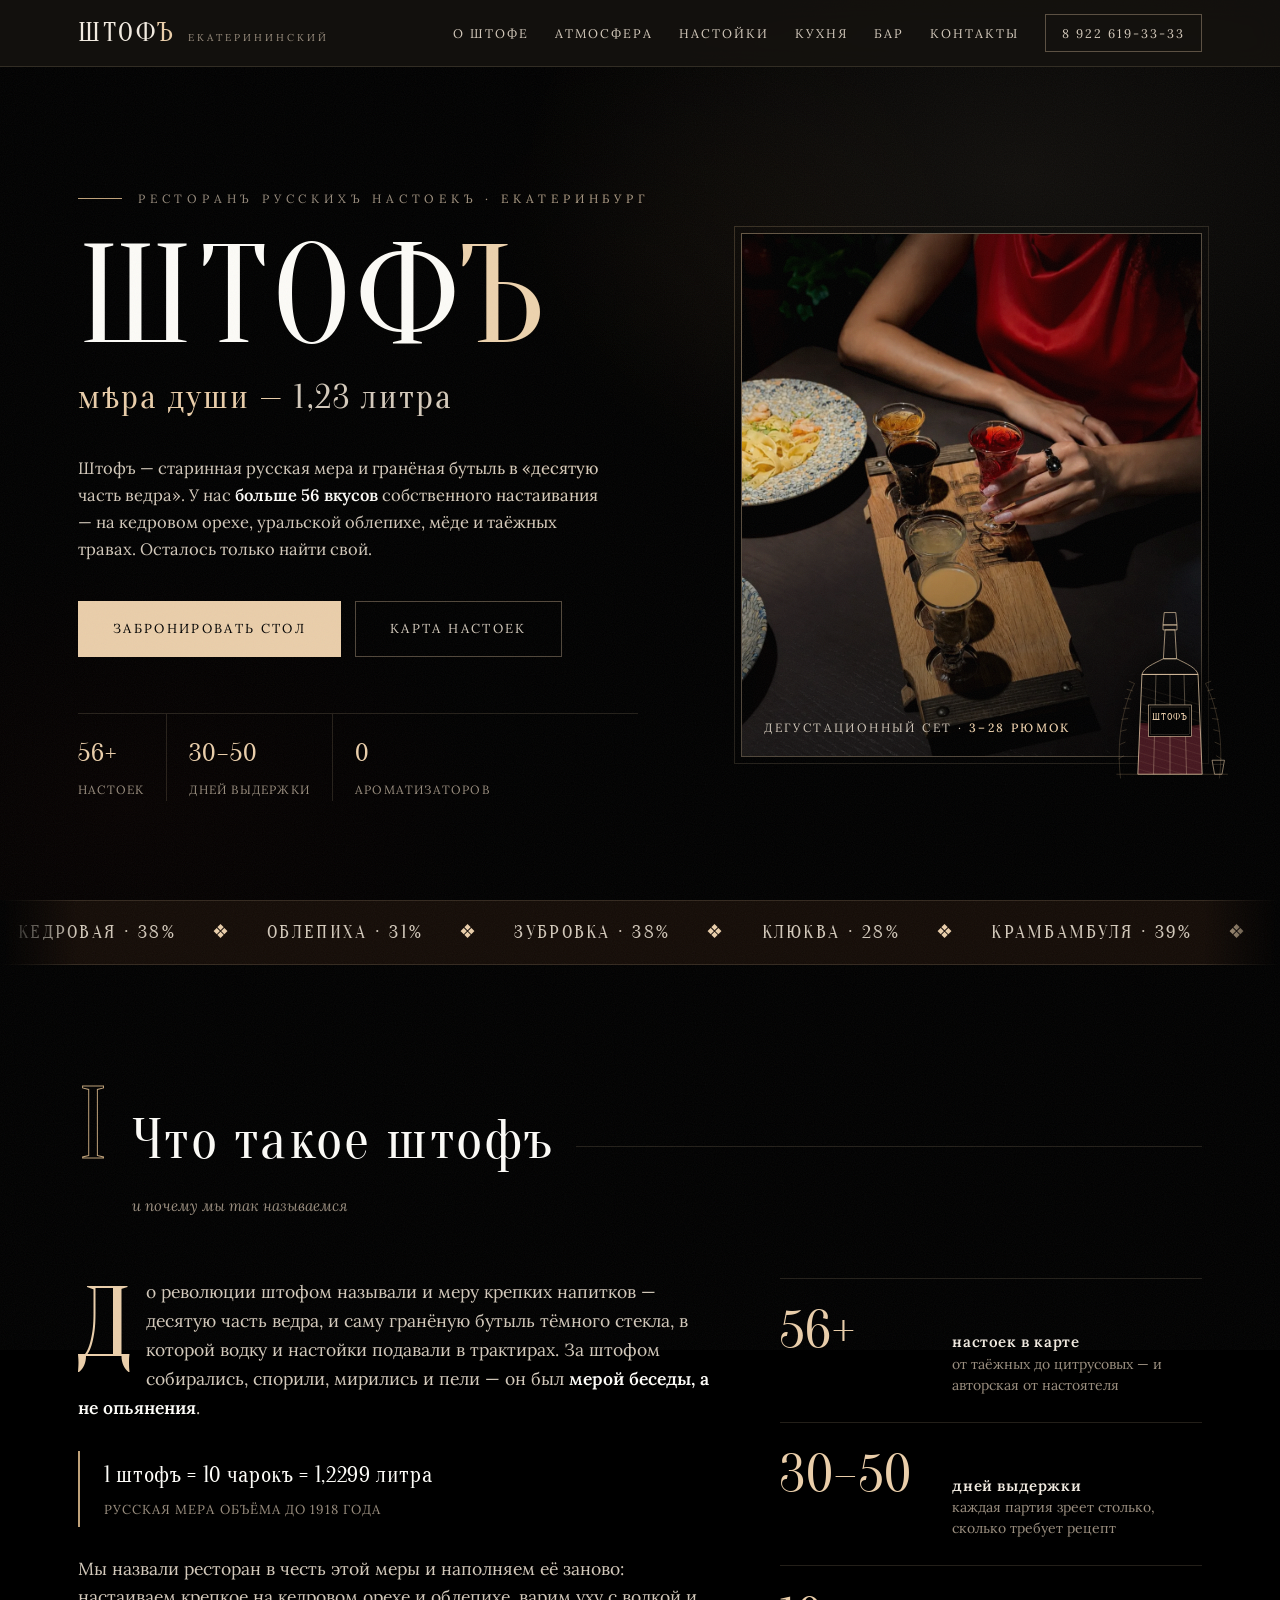
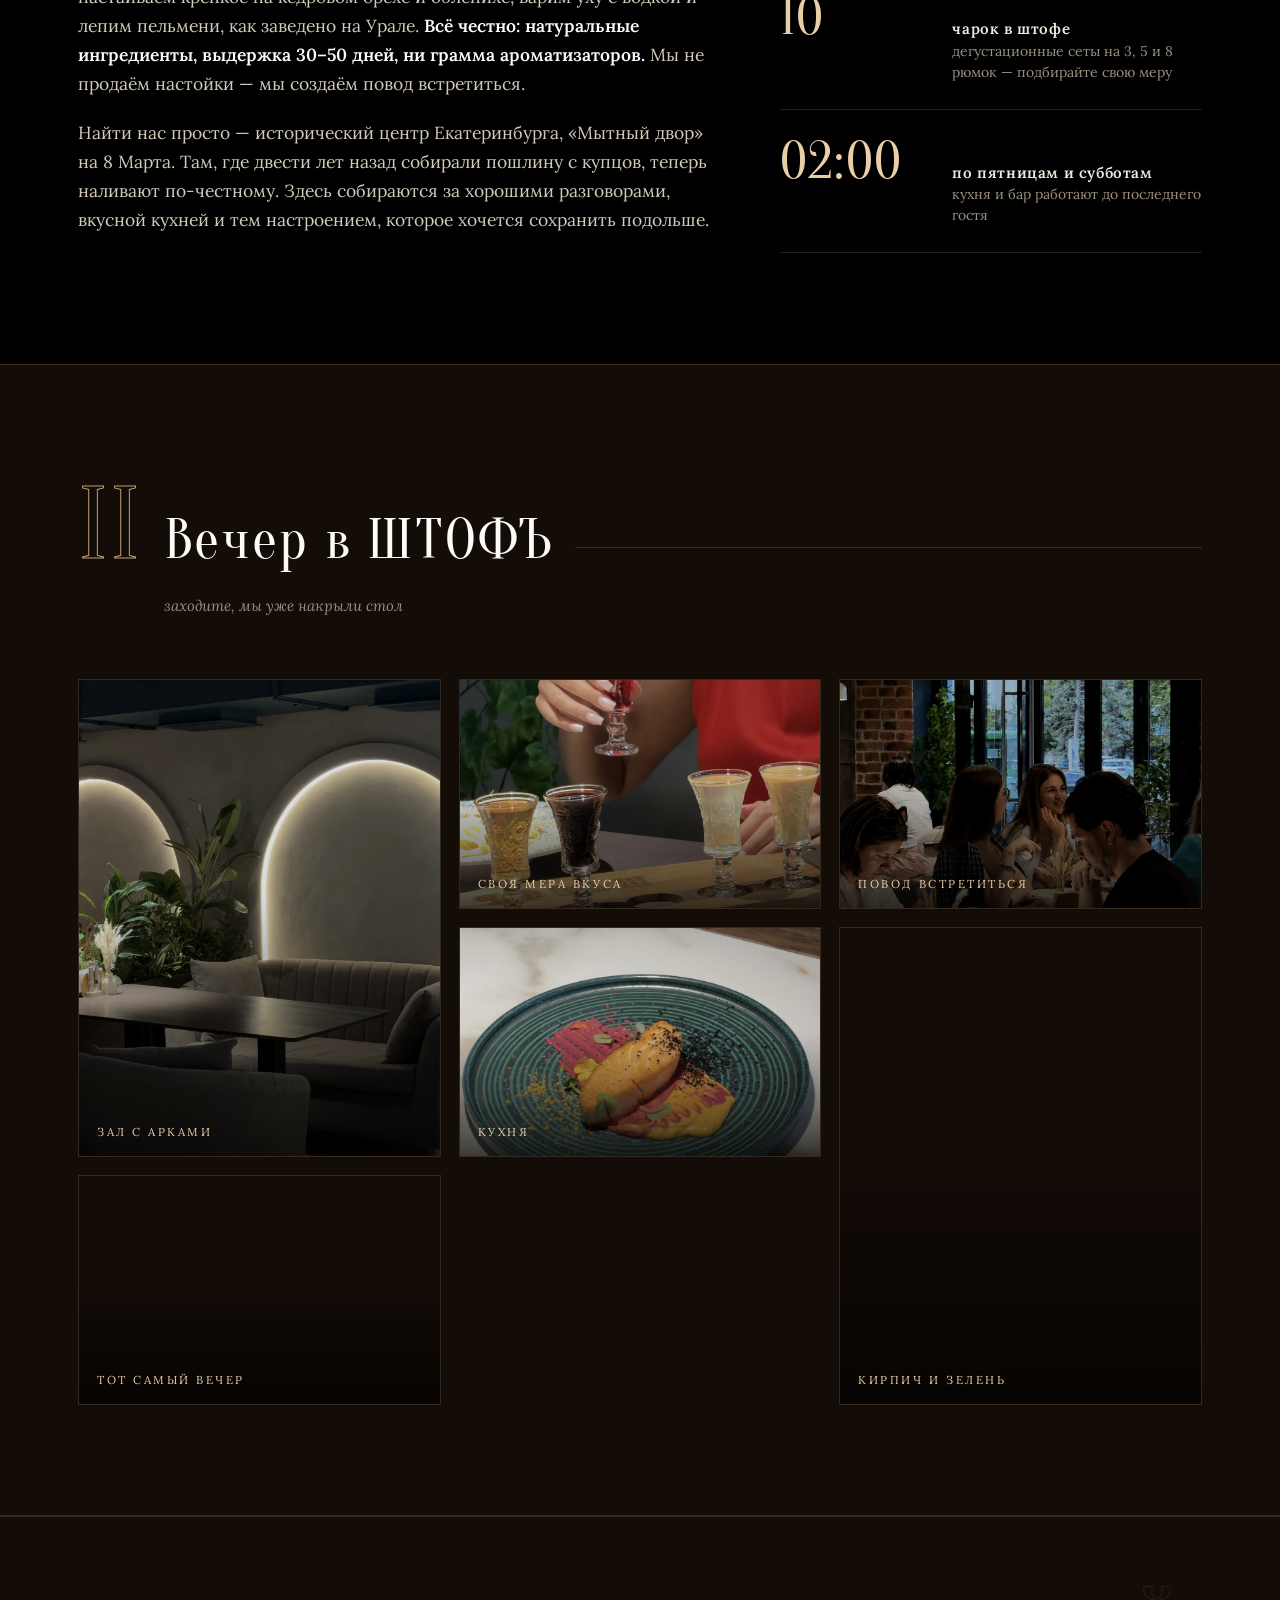
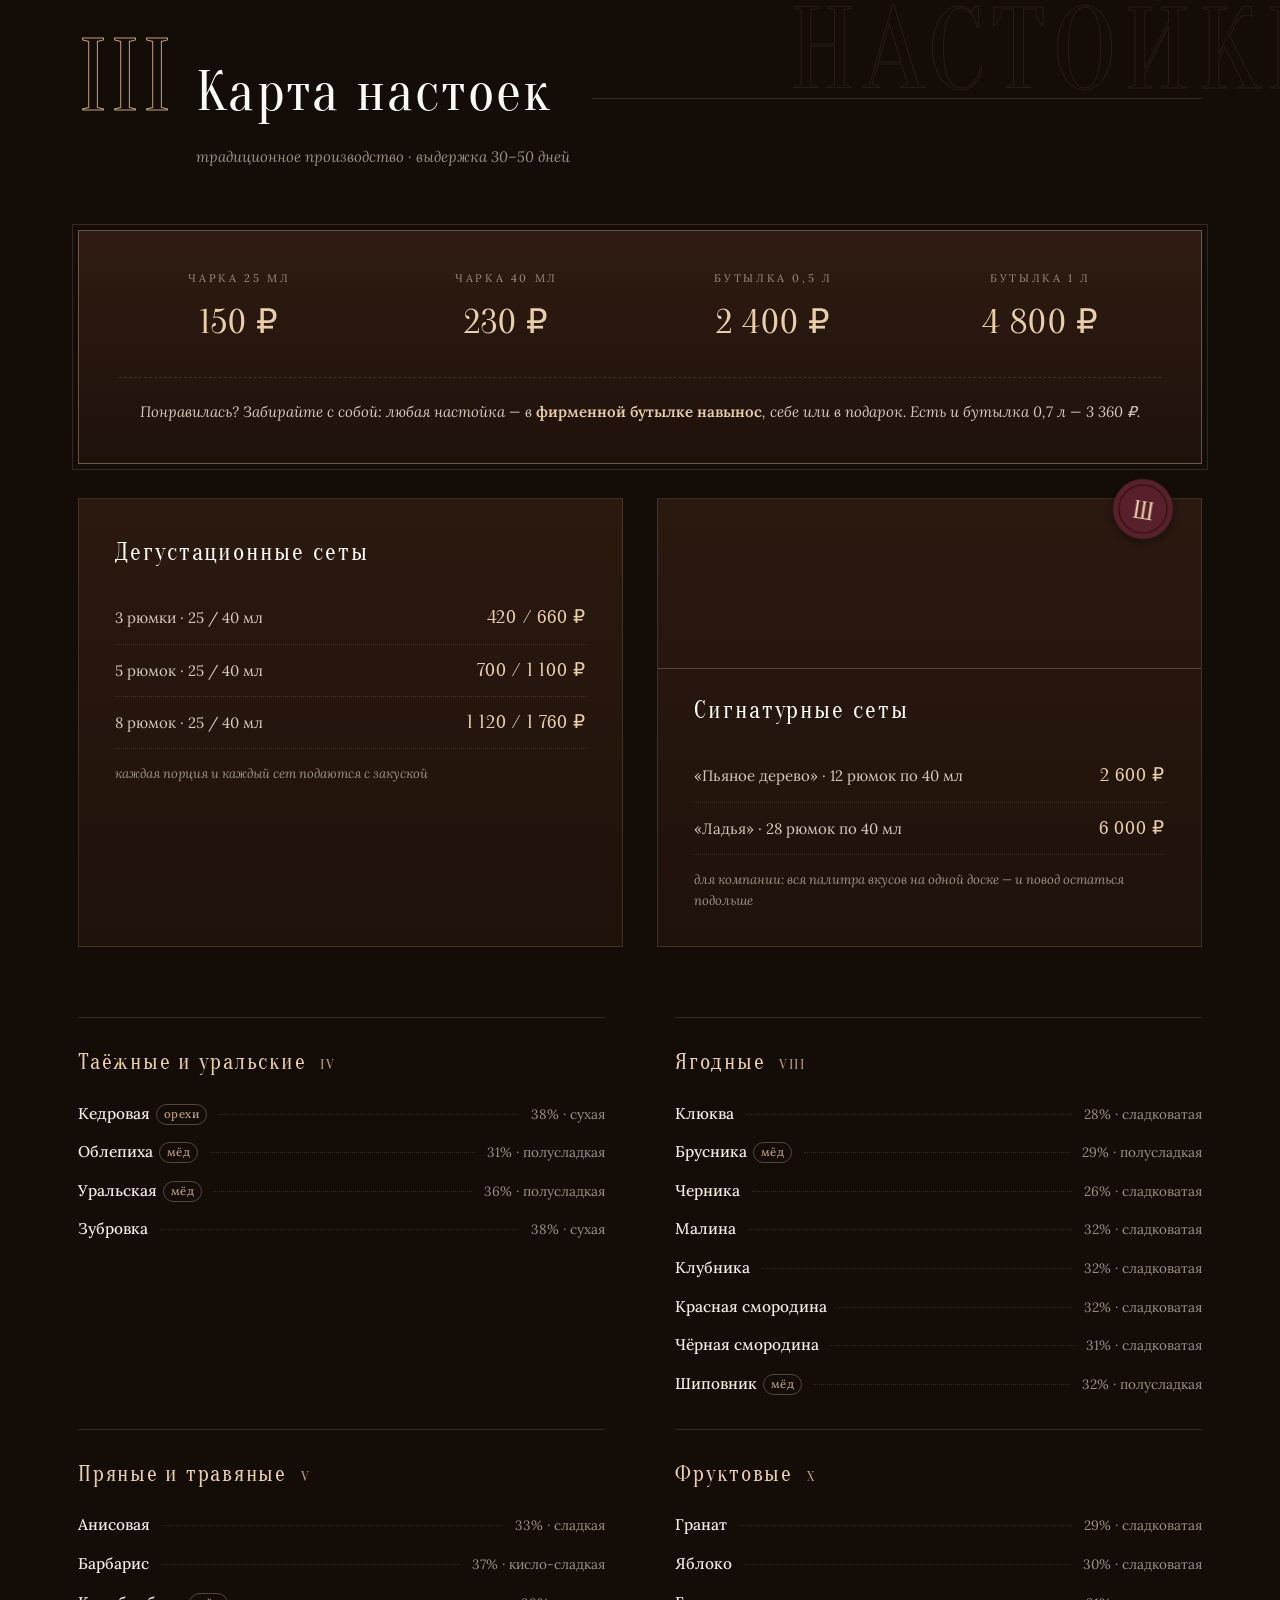
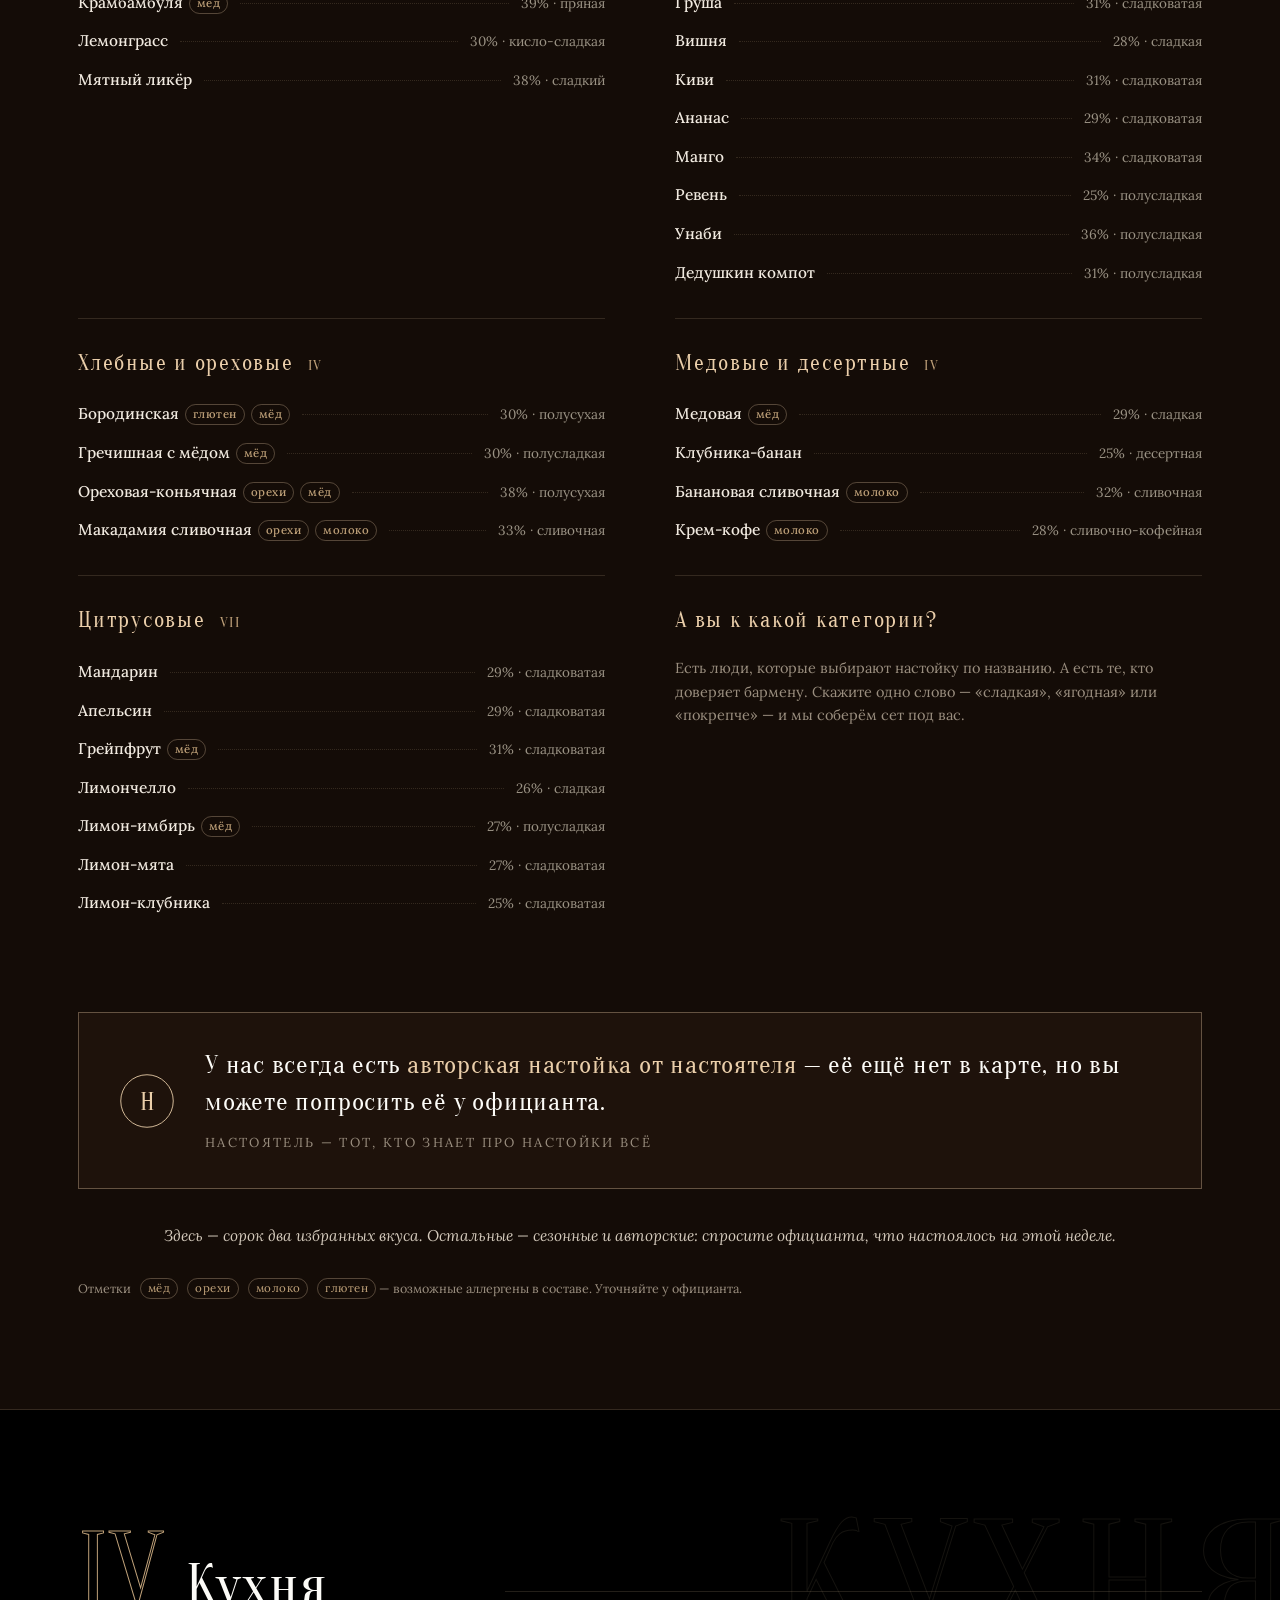
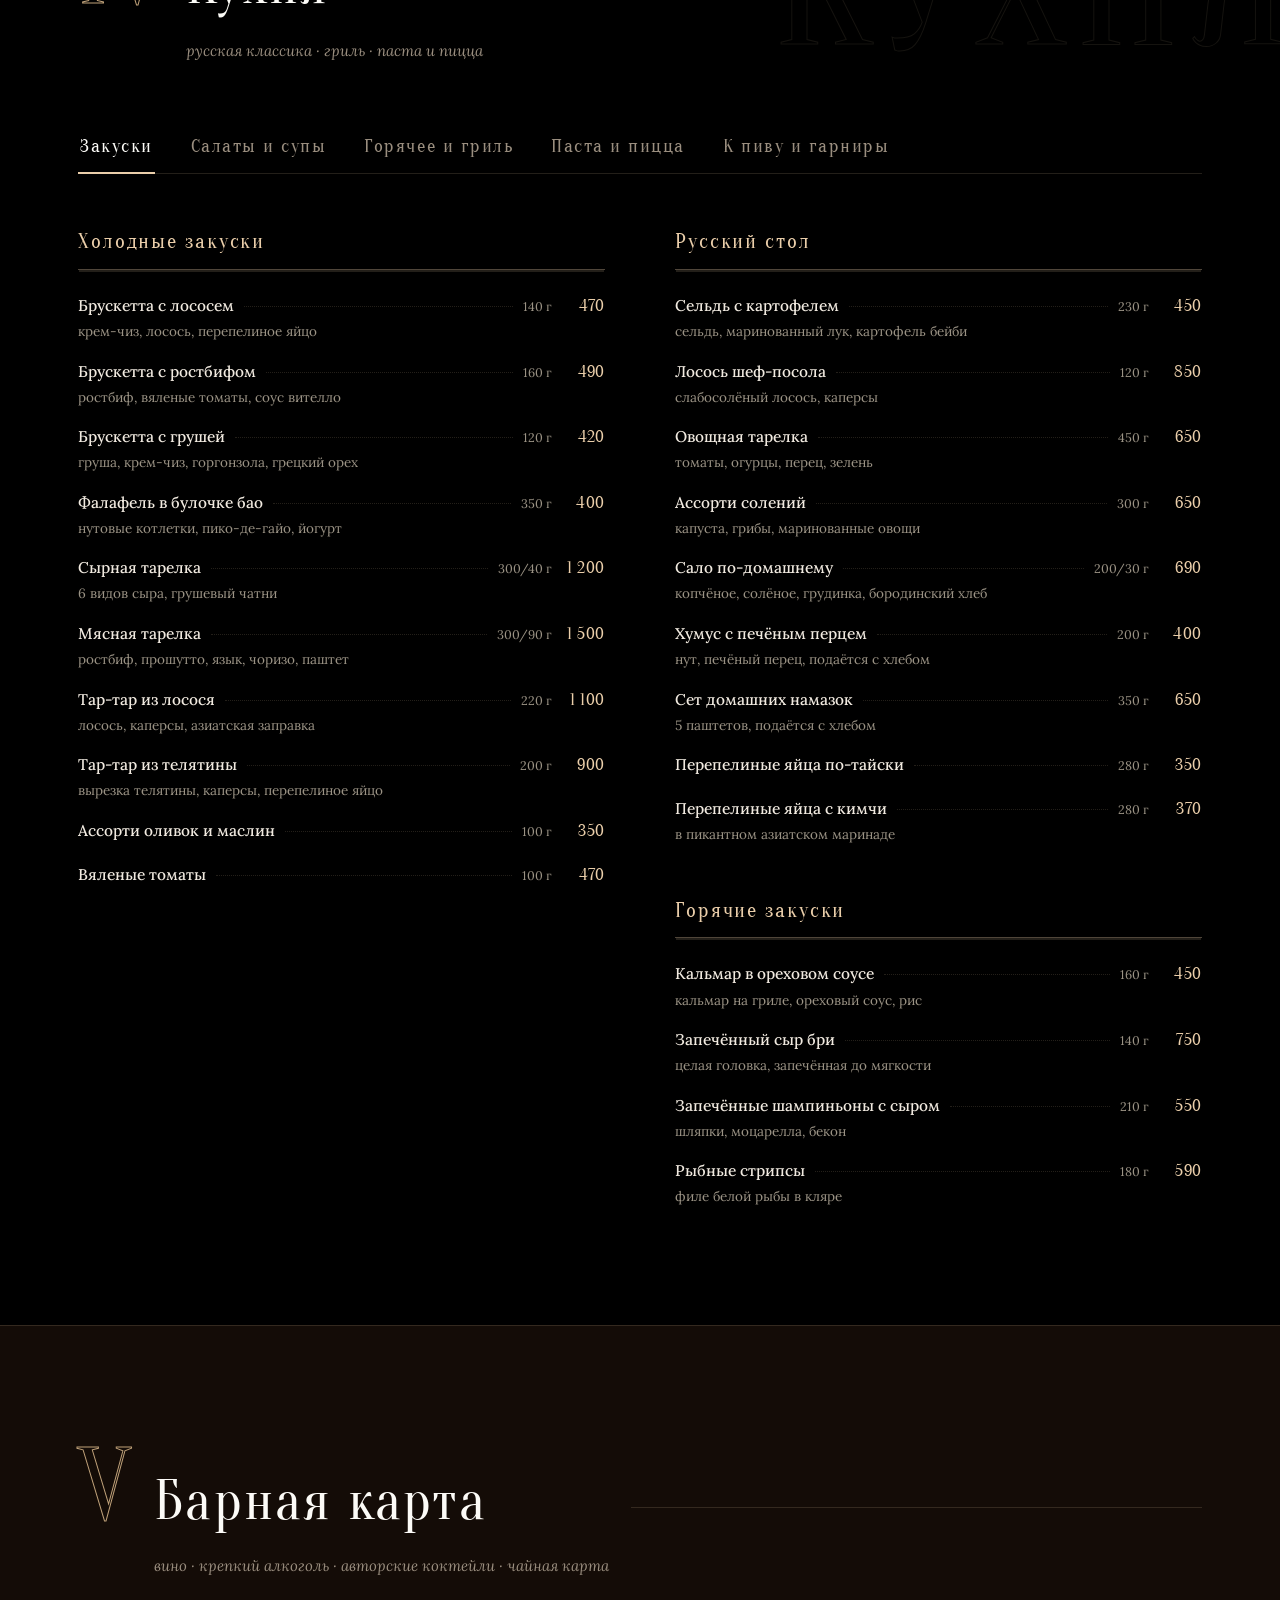
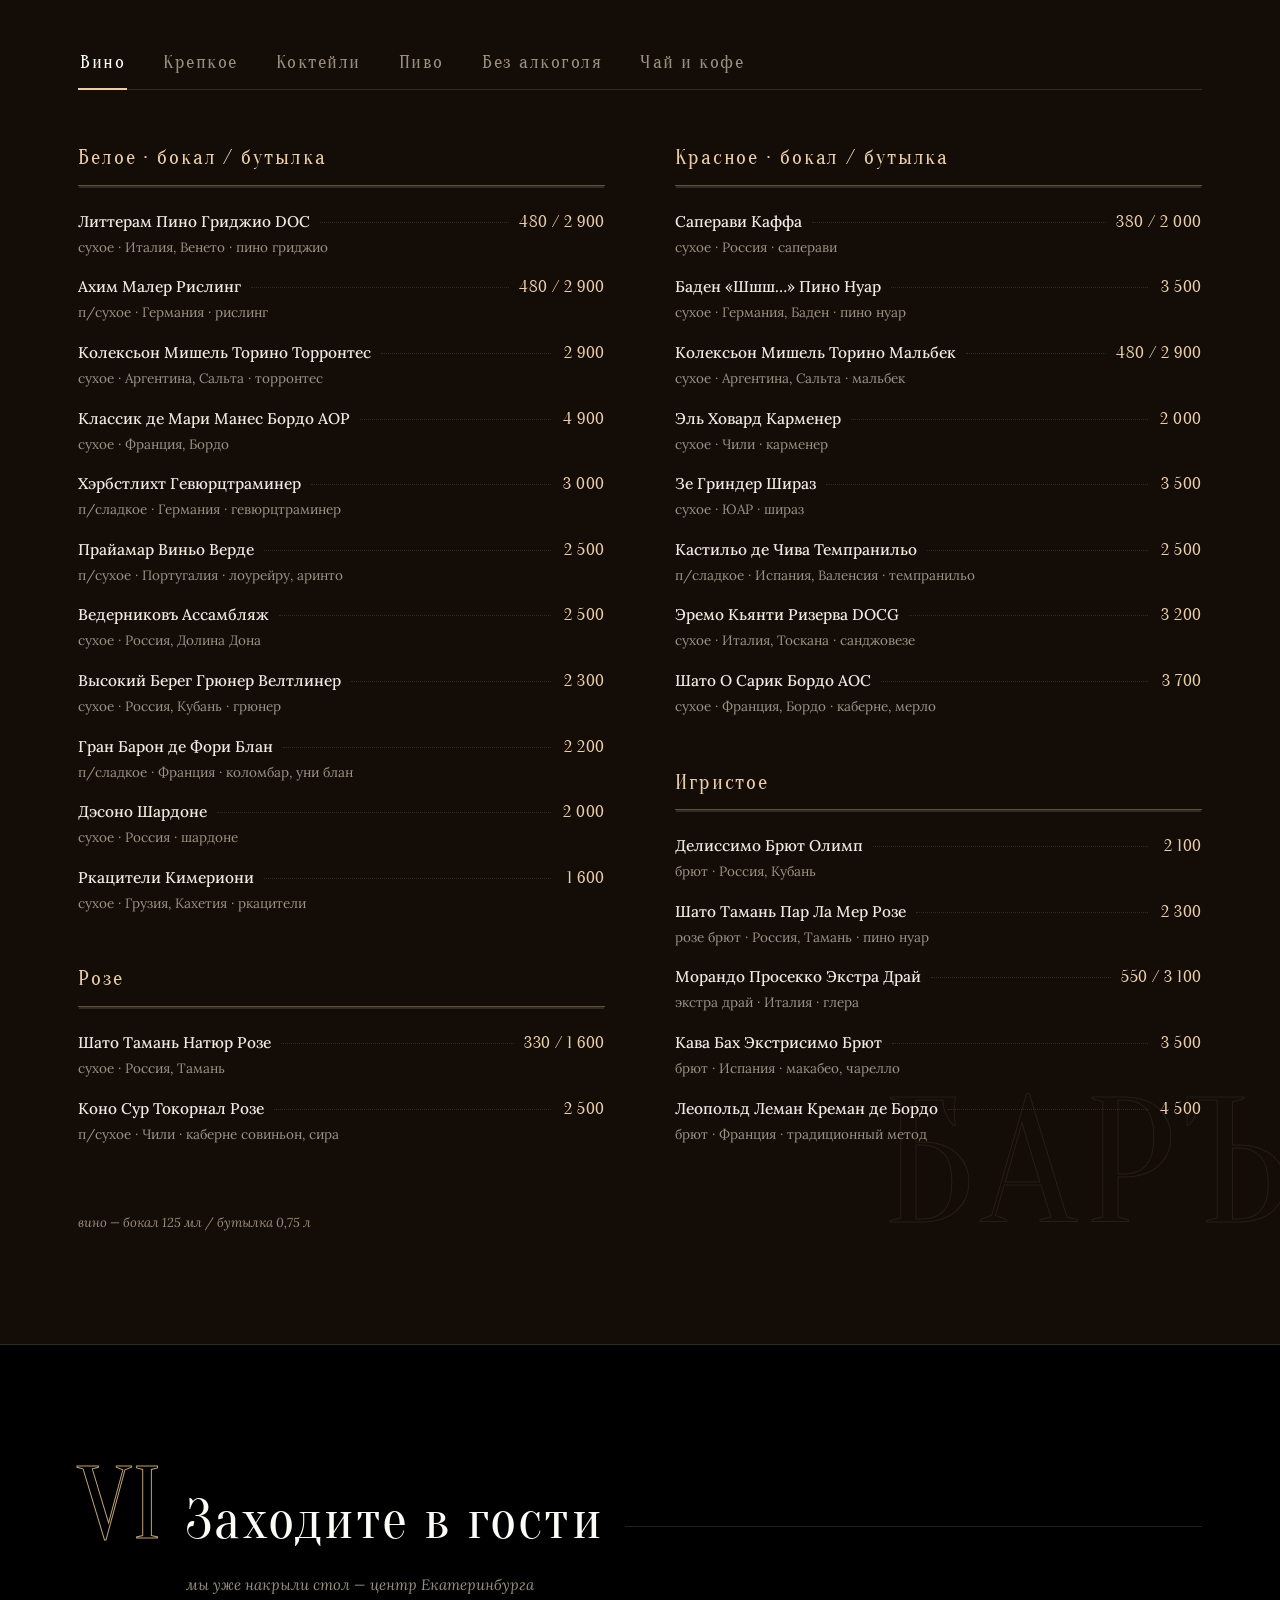
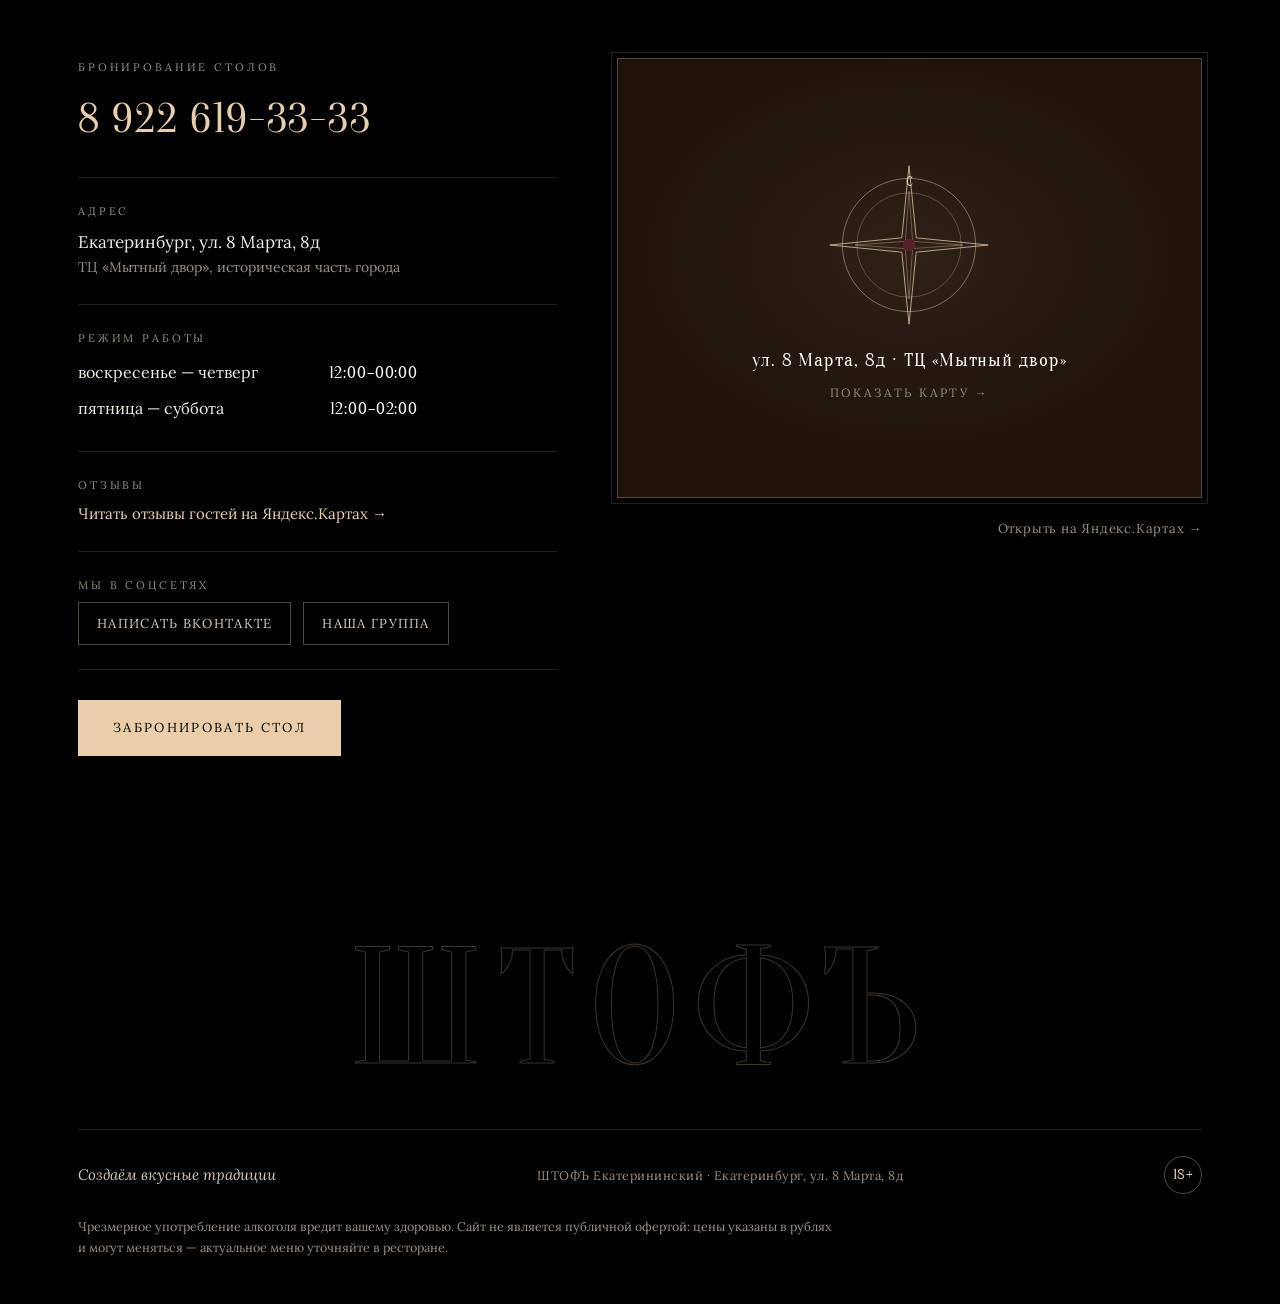
<file: index.html>
<!DOCTYPE html>
<html lang="ru">
<head>
<meta charset="UTF-8">
<meta name="viewport" content="width=device-width, initial-scale=1.0">
<title>ШТОФЪ Екатерининский — ресторан русской кухни и настоек в Екатеринбурге</title>
<meta name="description" content="Ресторан ШТОФЪ Екатерининский в Екатеринбурге: более 56 настоек собственного производства, русская кухня, дегустационные сеты. ул. 8 Марта, 8д, ТЦ «Мытный двор». Бронирование: 8 922 619-33-33.">
<meta property="og:title" content="ШТОФЪ Екатерининский — ресторан в Екатеринбурге">
<meta property="og:description" content="Более 56 настоек собственного производства · русская кухня · только натуральные ингредиенты. ул. 8 Марта, 8д, ТЦ «Мытный двор».">
<meta property="og:type" content="website">
<meta property="og:locale" content="ru_RU">
<meta property="og:site_name" content="ШТОФЪ Екатерининский">
<meta property="og:image" content="assets/img/og-cover.jpg">
<meta property="og:image:width" content="1200">
<meta property="og:image:height" content="630">
<meta name="twitter:card" content="summary_large_image">
<meta name="theme-color" content="#000000">
<link rel="preload" href="assets/fonts/oranienbaum-400-cyrillic.woff2" as="font" type="font/woff2" crossorigin>
<link rel="preload" href="assets/fonts/lora-400-cyrillic.woff2" as="font" type="font/woff2" crossorigin>
<style>
/* Шрифты самохостятся — не зависят от доступности Google Fonts */

@font-face {
  font-family: 'Lora';
  font-style: italic;
  font-weight: 400;
  font-display: swap;
  src: url(assets/fonts/lora-400i-cyrillic-ext.woff2) format('woff2');
  unicode-range: U+0460-052F, U+1C80-1C8A, U+20B4, U+2DE0-2DFF, U+A640-A69F, U+FE2E-FE2F;
}


@font-face {
  font-family: 'Lora';
  font-style: italic;
  font-weight: 400;
  font-display: swap;
  src: url(assets/fonts/lora-400i-cyrillic.woff2) format('woff2');
  unicode-range: U+0301, U+0400-045F, U+0490-0491, U+04B0-04B1, U+2116;
}


@font-face {
  font-family: 'Lora';
  font-style: italic;
  font-weight: 400;
  font-display: swap;
  src: url(assets/fonts/lora-400i-latin.woff2) format('woff2');
  unicode-range: U+0000-00FF, U+0131, U+0152-0153, U+02BB-02BC, U+02C6, U+02DA, U+02DC, U+0304, U+0308, U+0329, U+2000-206F, U+20AC, U+2122, U+2191, U+2193, U+2212, U+2215, U+FEFF, U+FFFD;
}


@font-face {
  font-family: 'Lora';
  font-style: italic;
  font-weight: 500;
  font-display: swap;
  src: url(assets/fonts/lora-500i-cyrillic-ext.woff2) format('woff2');
  unicode-range: U+0460-052F, U+1C80-1C8A, U+20B4, U+2DE0-2DFF, U+A640-A69F, U+FE2E-FE2F;
}


@font-face {
  font-family: 'Lora';
  font-style: italic;
  font-weight: 500;
  font-display: swap;
  src: url(assets/fonts/lora-500i-cyrillic.woff2) format('woff2');
  unicode-range: U+0301, U+0400-045F, U+0490-0491, U+04B0-04B1, U+2116;
}


@font-face {
  font-family: 'Lora';
  font-style: italic;
  font-weight: 500;
  font-display: swap;
  src: url(assets/fonts/lora-500i-latin.woff2) format('woff2');
  unicode-range: U+0000-00FF, U+0131, U+0152-0153, U+02BB-02BC, U+02C6, U+02DA, U+02DC, U+0304, U+0308, U+0329, U+2000-206F, U+20AC, U+2122, U+2191, U+2193, U+2212, U+2215, U+FEFF, U+FFFD;
}


@font-face {
  font-family: 'Lora';
  font-style: normal;
  font-weight: 400;
  font-display: swap;
  src: url(assets/fonts/lora-400-cyrillic-ext.woff2) format('woff2');
  unicode-range: U+0460-052F, U+1C80-1C8A, U+20B4, U+2DE0-2DFF, U+A640-A69F, U+FE2E-FE2F;
}


@font-face {
  font-family: 'Lora';
  font-style: normal;
  font-weight: 400;
  font-display: swap;
  src: url(assets/fonts/lora-400-cyrillic.woff2) format('woff2');
  unicode-range: U+0301, U+0400-045F, U+0490-0491, U+04B0-04B1, U+2116;
}


@font-face {
  font-family: 'Lora';
  font-style: normal;
  font-weight: 400;
  font-display: swap;
  src: url(assets/fonts/lora-400-latin.woff2) format('woff2');
  unicode-range: U+0000-00FF, U+0131, U+0152-0153, U+02BB-02BC, U+02C6, U+02DA, U+02DC, U+0304, U+0308, U+0329, U+2000-206F, U+20AC, U+2122, U+2191, U+2193, U+2212, U+2215, U+FEFF, U+FFFD;
}


@font-face {
  font-family: 'Lora';
  font-style: normal;
  font-weight: 500;
  font-display: swap;
  src: url(assets/fonts/lora-500-cyrillic-ext.woff2) format('woff2');
  unicode-range: U+0460-052F, U+1C80-1C8A, U+20B4, U+2DE0-2DFF, U+A640-A69F, U+FE2E-FE2F;
}


@font-face {
  font-family: 'Lora';
  font-style: normal;
  font-weight: 500;
  font-display: swap;
  src: url(assets/fonts/lora-500-cyrillic.woff2) format('woff2');
  unicode-range: U+0301, U+0400-045F, U+0490-0491, U+04B0-04B1, U+2116;
}


@font-face {
  font-family: 'Lora';
  font-style: normal;
  font-weight: 500;
  font-display: swap;
  src: url(assets/fonts/lora-500-latin.woff2) format('woff2');
  unicode-range: U+0000-00FF, U+0131, U+0152-0153, U+02BB-02BC, U+02C6, U+02DA, U+02DC, U+0304, U+0308, U+0329, U+2000-206F, U+20AC, U+2122, U+2191, U+2193, U+2212, U+2215, U+FEFF, U+FFFD;
}


@font-face {
  font-family: 'Lora';
  font-style: normal;
  font-weight: 600;
  font-display: swap;
  src: url(assets/fonts/lora-600-cyrillic-ext.woff2) format('woff2');
  unicode-range: U+0460-052F, U+1C80-1C8A, U+20B4, U+2DE0-2DFF, U+A640-A69F, U+FE2E-FE2F;
}


@font-face {
  font-family: 'Lora';
  font-style: normal;
  font-weight: 600;
  font-display: swap;
  src: url(assets/fonts/lora-600-cyrillic.woff2) format('woff2');
  unicode-range: U+0301, U+0400-045F, U+0490-0491, U+04B0-04B1, U+2116;
}


@font-face {
  font-family: 'Lora';
  font-style: normal;
  font-weight: 600;
  font-display: swap;
  src: url(assets/fonts/lora-600-latin.woff2) format('woff2');
  unicode-range: U+0000-00FF, U+0131, U+0152-0153, U+02BB-02BC, U+02C6, U+02DA, U+02DC, U+0304, U+0308, U+0329, U+2000-206F, U+20AC, U+2122, U+2191, U+2193, U+2212, U+2215, U+FEFF, U+FFFD;
}


@font-face {
  font-family: 'Lora';
  font-style: normal;
  font-weight: 700;
  font-display: swap;
  src: url(assets/fonts/lora-700-cyrillic-ext.woff2) format('woff2');
  unicode-range: U+0460-052F, U+1C80-1C8A, U+20B4, U+2DE0-2DFF, U+A640-A69F, U+FE2E-FE2F;
}


@font-face {
  font-family: 'Lora';
  font-style: normal;
  font-weight: 700;
  font-display: swap;
  src: url(assets/fonts/lora-700-cyrillic.woff2) format('woff2');
  unicode-range: U+0301, U+0400-045F, U+0490-0491, U+04B0-04B1, U+2116;
}


@font-face {
  font-family: 'Lora';
  font-style: normal;
  font-weight: 700;
  font-display: swap;
  src: url(assets/fonts/lora-700-latin.woff2) format('woff2');
  unicode-range: U+0000-00FF, U+0131, U+0152-0153, U+02BB-02BC, U+02C6, U+02DA, U+02DC, U+0304, U+0308, U+0329, U+2000-206F, U+20AC, U+2122, U+2191, U+2193, U+2212, U+2215, U+FEFF, U+FFFD;
}


@font-face {
  font-family: 'Oranienbaum';
  font-style: normal;
  font-weight: 400;
  font-display: swap;
  src: url(assets/fonts/oranienbaum-400-cyrillic-ext.woff2) format('woff2');
  unicode-range: U+0460-052F, U+1C80-1C8A, U+20B4, U+2DE0-2DFF, U+A640-A69F, U+FE2E-FE2F;
}


@font-face {
  font-family: 'Oranienbaum';
  font-style: normal;
  font-weight: 400;
  font-display: swap;
  src: url(assets/fonts/oranienbaum-400-cyrillic.woff2) format('woff2');
  unicode-range: U+0301, U+0400-045F, U+0490-0491, U+04B0-04B1, U+2116;
}


@font-face {
  font-family: 'Oranienbaum';
  font-style: normal;
  font-weight: 400;
  font-display: swap;
  src: url(assets/fonts/oranienbaum-400-latin.woff2) format('woff2');
  unicode-range: U+0000-00FF, U+0131, U+0152-0153, U+02BB-02BC, U+02C6, U+02DA, U+02DC, U+0304, U+0308, U+0329, U+2000-206F, U+20AC, U+2122, U+2191, U+2193, U+2212, U+2215, U+FEFF, U+FFFD;
}

</style>
<link rel="icon" href="data:image/svg+xml,%3Csvg xmlns='http://www.w3.org/2000/svg' viewBox='0 0 64 64'%3E%3Crect width='64' height='64' rx='10' fill='%23000000'/%3E%3Ctext x='32' y='46' font-family='Georgia,serif' font-size='36' font-weight='700' fill='%23EACEAA' text-anchor='middle'%3EШ%3C/text%3E%3C/svg%3E">
<script type="application/ld+json">
{
  "@context": "https://schema.org",
  "@type": "Restaurant",
  "name": "ШТОФЪ Екатерининский",
  "servesCuisine": "Русская кухня",
  "telephone": "+79226193333",
  "address": {
    "@type": "PostalAddress",
    "streetAddress": "ул. 8 Марта, 8д, ТЦ «Мытный двор»",
    "addressLocality": "Екатеринбург",
    "addressCountry": "RU"
  },
  "openingHours": ["Su-Th 12:00-00:00","Fr-Sa 12:00-02:00"],
  "priceRange": "₽₽",
  "acceptsReservations": "tel:+79226193333",
  "geo": {"@type": "GeoCoordinates", "latitude": 56.8258, "longitude": 60.5983},
  "sameAs": [
    "https://vk.com/club239855921",
    "https://yandex.ru/maps/org/shtof_yekaterininskiy/80603702848/"
  ]
}
</script>
<style>
:root{
  /* фирменная палитра ШТОФЪ:
     Imperial Black #000000 · Wood brown #2F1B11 · Rich wine #3A1014
     Champagne #EACEAA · Porcelain Milk #FCFBF7 */
  --bg:#000000;
  --bg-2:#140C07;
  --panel:#1E120B;
  --wood:#2F1B11;
  --paper:#FCFBF7;
  --ink:#F1EAE0;
  --ink-soft:#D3C9BB;
  --muted:#9A8E7F;
  --gold:#EACEAA;
  --gold-dim:#BFA179;
  --wax:#3A1014;
  --line:rgba(234,206,170,.15);
  --line-gold:rgba(234,206,170,.34);
  --display:"Oranienbaum","Georgia",serif;
  --serif:"Lora",Georgia,serif;
}
*{margin:0;padding:0;box-sizing:border-box}
html{scroll-behavior:smooth;scroll-padding-top:82px}
body{
  background:var(--bg);
  color:var(--ink);
  font-family:var(--serif);
  font-size:16px;line-height:1.65;
  -webkit-font-smoothing:antialiased;
  overflow-x:hidden;
}
::selection{background:rgba(234,206,170,.35)}
a{color:var(--gold);text-decoration:none}
a:hover{color:#F5E2C6}

/* зерно бумаги поверх всего */
body::after{
  content:"";position:fixed;inset:-50%;z-index:90;pointer-events:none;opacity:.05;
  background-image:url("data:image/svg+xml,%3Csvg xmlns='http://www.w3.org/2000/svg' width='300' height='300'%3E%3Cfilter id='n'%3E%3CfeTurbulence type='fractalNoise' baseFrequency='0.9' numOctaves='2'/%3E%3C/filter%3E%3Crect width='300' height='300' filter='url(%23n)'/%3E%3C/svg%3E");
}

.wrap{max-width:1180px;margin:0 auto;padding:0 28px}
section{position:relative;padding:110px 0}
@media(max-width:720px){section{padding:72px 0}}

/* ---------- шапка ---------- */
header{
  position:fixed;top:0;left:0;right:0;z-index:100;
  background:rgba(20,18,15,.9);
  backdrop-filter:blur(12px);-webkit-backdrop-filter:blur(12px);
  border-bottom:1px solid var(--line);
}
.nav{display:flex;align-items:center;justify-content:space-between;height:66px}
.brand{display:flex;align-items:baseline;gap:12px;color:var(--ink)}
.brand b{font-family:var(--display);font-weight:400;font-size:27px;letter-spacing:.1em;line-height:1}
.brand b .tvz{color:var(--gold)}
.brand .sub{font-size:10px;letter-spacing:.3em;text-transform:uppercase;color:var(--muted)}
.nav-links{display:flex;gap:26px;align-items:center}
.nav-links a{font-size:12.5px;letter-spacing:.16em;text-transform:uppercase;color:var(--ink-soft)}
.nav-links a:hover{color:var(--gold)}
.nav-phone{
  font-size:13px;letter-spacing:.06em;color:var(--gold);
  border:1px solid var(--line-gold);padding:8px 16px;white-space:nowrap;
}
.nav-phone:hover{background:rgba(234,206,170,.1)}
.burger{display:none;background:none;border:none;cursor:pointer;padding:13px}
.burger span{display:block;width:22px;height:2px;background:var(--ink-soft);margin:5px 0}
@media(max-width:960px){
  .nav-links{
    display:none;position:absolute;top:66px;left:0;right:0;
    flex-direction:column;gap:0;background:var(--bg-2);
    border-bottom:1px solid var(--line);padding:8px 0 16px;
  }
  .nav-links.open{display:flex}
  .nav-links a{padding:12px 24px;width:100%;text-align:center}
  .burger{display:block}
}

/* ---------- герой ---------- */
.hero{
  isolation:isolate;
  min-height:100svh;display:flex;align-items:center;
  padding:130px 0 40px;position:relative;
  background:
    radial-gradient(900px 600px at 80% 20%, rgba(234,206,170,.07), transparent 60%),
    radial-gradient(700px 500px at 10% 90%, rgba(138,51,39,.05), transparent 60%),
    var(--bg);
}
.hero-grid{display:grid;grid-template-columns:1.15fr .85fr;gap:40px;align-items:center;width:100%}
.hero-grid>div{min-width:0}
@media(max-width:900px){
  .hero-grid{grid-template-columns:1fr}
  .hero-art{position:absolute;right:-48px;top:100px;width:230px;opacity:.26;pointer-events:none;z-index:-1}
  .hero-art svg{width:100%}
  .hero-art .art-cap{display:none}
}
.hero-over{font-size:12px;letter-spacing:.4em;text-transform:uppercase;color:var(--muted);margin-bottom:22px;display:flex;align-items:center;gap:16px}
.hero-over::before{content:"";width:44px;height:1px;background:var(--gold-dim)}
.hero h1{
  font-family:var(--display);font-weight:400;
  font-size:clamp(72px,11vw,152px);
  letter-spacing:.04em;line-height:.95;color:var(--paper);
}
.hero h1 .tvz{color:var(--gold)}
.hero-tagline{
  font-family:var(--display);font-size:clamp(22px,3vw,34px);color:var(--gold);
  margin-top:6px;letter-spacing:.06em;
}
.hero-tagline em{font-style:normal;color:var(--ink-soft)}
.hero-lead{max-width:520px;margin-top:28px;font-size:16.5px;color:var(--ink-soft)}
.hero-lead b{color:var(--paper);font-weight:600}
.hero-cta{display:flex;gap:14px;margin-top:38px;flex-wrap:wrap}
.btn{
  display:inline-block;padding:16px 34px;
  font-size:13px;letter-spacing:.18em;text-transform:uppercase;
  transition:.25s;cursor:pointer;font-family:var(--serif);
}
.btn-gold{background:var(--gold);color:#000000;border:1px solid var(--gold)}
.btn-gold:hover{background:#F5E2C6}
.btn-ghost{border:1px solid var(--line-gold);color:var(--ink-soft)}
.btn-ghost:hover{border-color:var(--gold);color:var(--gold)}
.hero-facts{
  display:flex;flex-wrap:wrap;gap:0 0;margin-top:56px;border-top:1px solid var(--line);
  max-width:560px;
}
.hero-facts div{padding:18px 22px 0 0;margin-right:22px;border-right:1px solid var(--line)}
.hero-facts div:last-child{border-right:none;margin-right:0}
@media(max-width:640px){
  .hero-facts div{border-right:none;margin-right:14px;padding-right:8px}
}
.hero-facts b{display:block;font-family:var(--display);font-size:26px;font-weight:400;color:var(--gold);letter-spacing:.04em}
.hero-facts span{font-size:12px;letter-spacing:.1em;text-transform:uppercase;color:var(--muted)}
.hero-art{position:relative;text-align:center}
.hero-photo{
  position:relative;overflow:hidden;
  border:1px solid var(--line-gold);outline:1px solid var(--line);outline-offset:6px;
}
.hero-photo img{display:block;width:100%;height:clamp(420px,58vh,620px);object-fit:cover;
  filter:saturate(.92) contrast(1.04) brightness(.92)}
.hero-photo::after{
  content:"";position:absolute;inset:0;pointer-events:none;
  background:linear-gradient(180deg,rgba(0,0,0,.35),transparent 40%,rgba(0,0,0,.55));
}
.hero-photo .cap{
  position:absolute;left:0;right:0;bottom:0;z-index:2;padding:18px 132px 18px 22px;white-space:nowrap;
  font-size:12px;letter-spacing:.2em;text-transform:uppercase;color:var(--ink-soft);
}
.hero-photo .cap b{color:var(--gold);font-weight:500}
.hero-art .hero-bottle{
  position:absolute;right:-34px;bottom:-34px;width:132px;z-index:3;
  filter:drop-shadow(0 14px 30px rgba(0,0,0,.85));
  background:radial-gradient(60% 60% at 50% 60%, rgba(0,0,0,.9), transparent 72%);
}
@media(max-width:900px){.hero-bottle{display:none}}
.hero-art svg.hero-bottle{width:132px;height:auto}
.hero-art .art-cap{
  margin-top:18px;font-size:12.5px;letter-spacing:.22em;text-transform:uppercase;color:var(--muted);
}
.hero-art .art-cap b{color:var(--gold);font-weight:500}

/* ---------- бегущая строка ---------- */
.ticker{
  border-top:1px solid var(--line);border-bottom:1px solid var(--line);
  background:var(--bg-2);overflow:hidden;padding:16px 0;position:relative;z-index:2;
  mask-image:linear-gradient(90deg,transparent,#000 6%,#000 94%,transparent);
  -webkit-mask-image:linear-gradient(90deg,transparent,#000 6%,#000 94%,transparent);
}
.ticker-track{display:inline-flex;white-space:nowrap;animation:tick 45s linear infinite}
.ticker:hover .ticker-track{animation-play-state:paused}
.ticker-track span{
  font-family:var(--display);font-size:19px;letter-spacing:.12em;color:var(--ink-soft);
  padding:0 18px;text-transform:uppercase;
}
.ticker-track span i{font-style:normal;color:var(--gold);padding-left:36px}
@keyframes tick{from{transform:translateX(0)}to{transform:translateX(-50%)}}
@media(prefers-reduced-motion:reduce){.ticker-track{animation:none}}

/* ---------- главы ---------- */
.chapter{display:flex;align-items:baseline;gap:22px;margin-bottom:60px}
.chapter .no{
  font-family:var(--display);font-size:clamp(60px,8vw,104px);line-height:1;color:transparent;
  -webkit-text-stroke:1px var(--gold-dim);letter-spacing:.02em;flex-shrink:0;
}
.chapter h2{
  font-family:var(--display);font-weight:400;
  font-size:clamp(34px,5vw,56px);letter-spacing:.04em;color:var(--paper);
}
.chapter .sub{font-style:italic;color:var(--muted);font-size:15px;margin-top:6px}
.chapter .rule{flex:1;height:1px;background:var(--line);align-self:center;min-width:40px}
@media(max-width:640px){.chapter{flex-wrap:wrap;gap:10px}.chapter .rule{display:none}}

/* ---------- о штофе ---------- */
.about-grid{display:grid;grid-template-columns:1.2fr .8fr;gap:70px;align-items:start}
@media(max-width:900px){.about-grid{grid-template-columns:1fr;gap:40px}}
.about-text{font-size:17.5px;color:var(--ink-soft)}
.about-text p{margin-bottom:20px}
.about-text .lede::first-letter{
  font-family:var(--display);font-size:74px;float:left;line-height:.8;
  padding:8px 14px 0 0;color:var(--gold);
}
.about-text b{color:var(--paper);font-weight:600}
.mera{
  border-left:2px solid var(--gold-dim);padding:6px 0 6px 24px;margin:28px 0;
  font-family:var(--display);font-size:22px;color:var(--paper);letter-spacing:.03em;
}
.mera small{display:block;font-family:var(--serif);font-size:13px;color:var(--muted);letter-spacing:.08em;margin-top:6px;text-transform:uppercase}
.about-facts{display:flex;flex-direction:column;gap:0;border-top:1px solid var(--line)}
.fact{padding:26px 0;border-bottom:1px solid var(--line);display:flex;align-items:baseline;gap:22px}
.fact b{font-family:var(--display);font-size:52px;font-weight:400;color:var(--gold);line-height:1;min-width:150px;letter-spacing:.02em;white-space:nowrap}
@media(max-width:480px){.fact b{font-size:40px;min-width:110px}}
.fact div{font-size:14px;color:var(--muted);line-height:1.5}
.fact div strong{display:block;color:var(--ink);font-weight:600;font-size:15px;letter-spacing:.04em}

/* ---------- атмосфера: галерея ---------- */
#atmosphere{background:var(--bg-2);border-top:1px solid var(--line);border-bottom:1px solid var(--line);overflow:clip}
.gal{display:grid;grid-template-columns:repeat(3,1fr);gap:18px;grid-auto-rows:230px}
@media(max-width:860px){.gal{grid-template-columns:repeat(2,1fr);grid-auto-rows:190px;gap:14px}}
@media(max-width:520px){.gal{grid-template-columns:1fr;grid-auto-rows:250px}}
.gal-i{position:relative;overflow:hidden;margin:0;border:1px solid var(--line)}
.gal-tall{grid-row:span 2}
.gal-i img{width:100%;height:100%;object-fit:cover;display:block;
  filter:saturate(.9) contrast(1.05) brightness(.86);transition:transform .8s cubic-bezier(.2,.7,.3,1),filter .5s}
.gal-i:hover img{transform:scale(1.05);filter:saturate(1) contrast(1.04) brightness(1)}
.gal-i::after{content:"";position:absolute;inset:0;pointer-events:none;
  background:linear-gradient(180deg,transparent 45%,rgba(0,0,0,.72));transition:opacity .4s}
.gal-i figcaption{
  position:absolute;left:0;right:0;bottom:0;z-index:2;padding:14px 18px;
  font-size:11.5px;letter-spacing:.22em;text-transform:uppercase;color:var(--gold);
}
.set-photo{
  width:100%;height:170px;object-fit:cover;display:block;margin:-34px -36px 22px;
  width:calc(100% + 72px);filter:saturate(.92) brightness(.82);
  border-bottom:1px solid var(--line-gold);
}

/* ---------- настойки ---------- */
#nastoyki{background:var(--bg-2);border-top:1px solid var(--line);border-bottom:1px solid var(--line);overflow:clip}
#nastoyki::before{
  content:"НАСТОЙКИ";position:absolute;top:40px;right:-60px;
  font-family:var(--display);font-size:clamp(80px,9vw,130px);letter-spacing:.06em;
  color:transparent;-webkit-text-stroke:1px rgba(234,206,170,.09);
  pointer-events:none;user-select:none;
}
.label-card{
  position:relative;background:linear-gradient(180deg,var(--wood),var(--panel));
  border:1px solid var(--line-gold);outline:1px solid var(--line);outline-offset:5px;
  padding:38px 40px;
}
.label-card + .label-card{margin-top:34px}
.pour-grid{display:grid;grid-template-columns:repeat(4,1fr);gap:26px;text-align:center}
@media(max-width:760px){.pour-grid{grid-template-columns:repeat(2,1fr);gap:22px}}
.pour .lbl{font-size:11px;letter-spacing:.24em;text-transform:uppercase;color:var(--muted)}
.pour .val{font-family:var(--display);font-size:34px;color:var(--gold);margin-top:8px;letter-spacing:.03em}
.pour .fine{font-size:12.5px;color:var(--muted);margin-top:2px}
.label-note{
  margin-top:26px;padding-top:22px;border-top:1px dashed var(--line);
  text-align:center;font-style:italic;color:var(--ink-soft);font-size:15px;
}
.label-note b{color:var(--gold);font-weight:600;font-style:normal}
.sets-flex{display:grid;grid-template-columns:1fr 1fr;gap:34px;margin-top:34px}
@media(max-width:820px){.sets-flex{grid-template-columns:1fr}}
.set-card{position:relative;background:linear-gradient(180deg,rgba(47,27,17,.85),var(--panel));border:1px solid var(--line);padding:34px 36px}
.set-card h3{
  font-family:var(--display);font-weight:400;font-size:24px;letter-spacing:.08em;
  color:var(--paper);margin-bottom:20px;
}
.set-row{display:flex;justify-content:space-between;align-items:baseline;padding:10px 0;border-bottom:1px dotted var(--line);font-size:15px}
.set-row:last-of-type{border-bottom:none}
.set-row .n{color:var(--ink-soft)}
.set-row .p{font-family:var(--display);font-size:19px;color:var(--gold);white-space:nowrap;letter-spacing:.04em}
.set-card .fine{margin-top:14px;font-size:13px;color:var(--muted);font-style:italic}
.seal{
  position:absolute;top:-22px;right:26px;width:64px;height:64px;transform:rotate(9deg);
}
.nast-cats{display:grid;grid-template-columns:repeat(2,1fr);gap:0 70px;margin-top:70px}
@media(max-width:860px){.nast-cats{grid-template-columns:1fr}}
.nast-cat{padding:26px 0;border-top:1px solid var(--line)}
.nast-cat h3{
  display:flex;align-items:baseline;gap:14px;
  font-family:var(--display);font-weight:400;font-size:22px;letter-spacing:.08em;color:var(--gold);
  margin-bottom:14px;
}
.nast-cat h3 .cnt{font-family:var(--display);font-size:15px;color:var(--gold-dim);letter-spacing:.1em}
.nast-item{display:flex;align-items:baseline;gap:12px;padding:6.5px 0;font-size:15.5px;transition:.2s}
.nast-item:hover{padding-left:8px}
.nast-item:hover .n{color:var(--gold)}
.nast-item .n{color:var(--ink);font-weight:500;white-space:nowrap;transition:.2s}
.nast-item .dots{flex:1;border-bottom:1px dotted var(--line);transform:translateY(-4px)}
.nast-item .d{color:var(--muted);font-size:13.5px;white-space:nowrap}
@media(max-width:520px){
  .nast-item{flex-wrap:wrap;gap:0 10px}
  .nast-item .n{white-space:normal;flex:1 1 auto}
  .nast-item .d{flex-shrink:0}
  .nast-item .dots{flex:1 1 20px;min-width:14px}
}
.chip{
  display:inline-block;font-size:11.5px;letter-spacing:.04em;color:var(--gold-dim);
  border:1px solid rgba(234,206,170,.3);border-radius:20px;padding:0 7px;margin-left:6px;vertical-align:1px;
}
.nastoyatel{
  margin-top:64px;display:grid;grid-template-columns:auto 1fr;gap:30px;align-items:center;
  border:1px solid var(--line-gold);padding:34px 40px;background:var(--panel);
}
@media(max-width:640px){.nastoyatel{grid-template-columns:1fr}}
.nastoyatel .q{
  font-family:var(--display);font-size:clamp(20px,2.6vw,26px);color:var(--paper);letter-spacing:.03em;line-height:1.4;
}
.nastoyatel .q i{color:var(--gold);font-style:normal}
.nastoyatel .who{font-size:13px;letter-spacing:.18em;text-transform:uppercase;color:var(--muted);margin-top:12px}
.allergen-note{margin-top:30px;font-size:12.5px;color:var(--muted)}

/* ---------- меню (кухня/бар) ---------- */
.tabs{display:flex;flex-wrap:wrap;gap:0 34px;margin-bottom:50px;border-bottom:1px solid var(--line)}
.tab{
  background:none;border:none;cursor:pointer;
  font-family:var(--display);font-size:19px;letter-spacing:.08em;color:var(--muted);
  padding:12px 2px 16px;position:relative;transition:.2s;
}
.tab::after{
  content:"";position:absolute;left:0;right:100%;bottom:-1px;height:2px;background:var(--gold);transition:right .3s ease;
}
.tab:hover{color:var(--ink-soft)}
.tab.active{color:var(--paper)}
.tab.active::after{right:0}
@media(max-width:720px){
  body.scrolled .nav{height:66px}
  .tabs{flex-wrap:nowrap;overflow-x:auto;gap:0 26px;scrollbar-width:none;-webkit-overflow-scrolling:touch;
    margin:0 -28px 36px;padding:6px 28px 0;scroll-snap-type:x proximity;
    position:sticky;top:66px;z-index:6;background:var(--bg-2)}
  .tabs::-webkit-scrollbar{display:none}
  .tab{flex:0 0 auto;scroll-snap-align:start;white-space:nowrap}
  .tabs{mask-image:linear-gradient(90deg,#000 86%,transparent);-webkit-mask-image:linear-gradient(90deg,#000 86%,transparent)}
  #kitchen .tabs{background:var(--bg)}
}
.pane{display:none}
.pane.active{display:block;animation:fadeIn .45s ease}
@keyframes fadeIn{from{opacity:0;transform:translateY(10px)}to{opacity:1;transform:none}}
.menu-cols{columns:2;column-gap:70px}
@media(max-width:860px){.menu-cols{columns:1}}
.menu-group{break-inside:avoid;margin-bottom:40px}
.menu-group h3{
  font-family:var(--display);font-weight:400;font-size:21px;letter-spacing:.09em;color:var(--gold);
  padding-bottom:10px;border-bottom:1px solid var(--line-gold);margin-bottom:14px;
}
.mi{padding:8px 0;transition:.2s}
.mi:hover{padding-left:8px}
.mi:hover .mi-n{color:var(--gold)}
.mi-h{display:flex;align-items:baseline;gap:10px}
.mi-n{font-weight:500;color:var(--ink);font-size:15.5px;transition:.2s}
.mi-dots{flex:1;border-bottom:1px dotted var(--line);transform:translateY(-4px);min-width:16px}
.mi-w{color:var(--muted);font-size:12.5px;white-space:nowrap}
.mi-p{font-family:var(--display);color:var(--gold);font-size:17px;white-space:nowrap;min-width:44px;text-align:right;letter-spacing:.03em}
.mi-d{color:var(--muted);font-size:13.5px;margin-top:2px;line-height:1.45}
.pane-note{color:var(--muted);font-size:13px;font-style:italic;margin-top:20px}

#bar{background:var(--bg-2);border-top:1px solid var(--line);border-bottom:1px solid var(--line);overflow:clip}
#bar::before{
  content:"БАРЪ";position:absolute;bottom:30px;right:-20px;
  font-family:var(--display);font-size:clamp(90px,14vw,190px);letter-spacing:.06em;
  color:transparent;-webkit-text-stroke:1px rgba(234,206,170,.09);
  pointer-events:none;user-select:none;
}

/* ---------- контакты ---------- */
.contact-grid{display:grid;grid-template-columns:.9fr 1.1fr;gap:60px;align-items:start}
@media(max-width:880px){.contact-grid{grid-template-columns:1fr;gap:40px}}
.c-item{padding:24px 0;border-bottom:1px solid var(--line)}
.c-item:first-child{padding-top:0}
.c-item .lbl{font-size:11px;letter-spacing:.26em;text-transform:uppercase;color:var(--muted);margin-bottom:8px}
.c-item .val{font-size:17px;color:var(--ink)}
.c-item .sub{font-size:14px;color:var(--muted)}
.phone-hero{font-family:var(--display);font-size:clamp(30px,4vw,42px);letter-spacing:.04em}
.phone-hero a{color:var(--gold)}
.phone-hero a:hover{color:#F5E2C6}
.hours-line{display:flex;justify-content:space-between;max-width:340px;padding:4px 0;font-size:16px}
.hours-line span:last-child{font-family:var(--display);letter-spacing:.05em;color:var(--paper);font-size:17px}
.socials{display:flex;gap:12px;margin-top:8px}
.soc{
  display:inline-flex;align-items:center;gap:8px;border:1px solid var(--line-gold);
  padding:10px 18px;font-size:13px;letter-spacing:.1em;color:var(--ink-soft);text-transform:uppercase;
}
.soc:hover{border-color:var(--gold);color:var(--gold)}
.c-cta{margin-top:30px}
.map-wrap{display:flex;flex-direction:column;gap:10px}
.map-frame{position:relative;border:1px solid var(--line-gold);outline:1px solid var(--line);outline-offset:5px;overflow:hidden;height:440px}
.map-frame iframe{width:100%;height:100%;border:0;display:block}
.map-frame iframe{width:100%;height:100%;min-height:430px;border:0;display:block;filter:grayscale(.4) sepia(.12) contrast(1.02)}
.map-link{font-size:13px;letter-spacing:.06em;color:var(--muted);text-align:right;padding:10px 0;display:inline-block;align-self:flex-end}
.map-link:hover{color:var(--gold)}

/* ---------- подвал ---------- */
footer{padding:70px 0 46px;overflow:hidden}
.foot-giant{
  font-family:var(--display);font-size:clamp(64px,13vw,190px);line-height:.9;
  text-align:center;letter-spacing:.08em;color:transparent;
  -webkit-text-stroke:1px rgba(234,206,170,.25);
  user-select:none;
}
.foot-row{
  display:flex;justify-content:space-between;align-items:center;gap:20px;flex-wrap:wrap;
  margin-top:44px;padding-top:26px;border-top:1px solid var(--line);
}
.foot-slogan{font-style:italic;color:var(--ink-soft);font-size:15px}
.foot-meta{font-size:12.5px;color:var(--muted);letter-spacing:.04em}
.age{
  display:inline-flex;align-items:center;justify-content:center;
  width:38px;height:38px;border:1px solid var(--line-gold);border-radius:50%;
  font-family:var(--display);font-size:15px;color:var(--gold);letter-spacing:.02em;flex-shrink:0;
}
.foot-fine{margin-top:22px;font-size:12.5px;color:var(--muted);max-width:760px}

/* ---------- полировка от арт-директора ---------- */
a:focus-visible,button:focus-visible{outline:1px solid var(--gold);outline-offset:4px}
.mi-p,.set-row .p,.pour .val,.hours-line span:last-child{font-variant-numeric:tabular-nums lining-nums}
.hero-tagline,.mera,.chapter .sub{text-wrap:balance}
.hero-lead,.about-text p{text-wrap:pretty}
.mi-d,.mi-w,.nast-item .d,.set-card .fine{color:#9A9284}
.menu-group h3{box-shadow:0 3px 0 -1px var(--line)}
@supports(initial-letter:3){
  .about-text .lede::first-letter{initial-letter:3;padding:0 16px 0 0;float:none}
}
.nav{transition:height .3s ease}
body.scrolled .nav{height:56px}
body.scrolled header{border-bottom-color:var(--line-gold);background:rgba(0,0,0,.97)}
#kitchen{overflow:clip}
#kitchen::before{
  content:"КУХНЯ";position:absolute;top:30px;right:-20px;
  font-family:var(--display);font-size:clamp(90px,14vw,190px);letter-spacing:.06em;
  color:transparent;-webkit-text-stroke:1px rgba(234,206,170,.09);
  pointer-events:none;user-select:none;
}
@supports(animation-timeline:view()){
  #nastoyki::before,#bar::before,#kitchen::before{
    animation:drift linear both;animation-timeline:view();animation-range:entry 0% exit 100%;
  }
  @keyframes drift{from{transform:translateX(50px)}to{transform:translateX(-70px)}}
}
@media(max-width:720px){
  #nastoyki::before,#bar::before,#kitchen::before{
    font-size:74px;top:auto;bottom:24px;opacity:.55;
  }
}
.liq{animation:fill-up 2.2s cubic-bezier(.22,.8,.3,1) .5s both}
.liq-f{animation:fill-up 2.2s cubic-bezier(.22,.8,.3,1) .5s both,wave 6s ease-in-out 2.8s infinite}
.liq-b{animation:fill-up 2.2s cubic-bezier(.22,.8,.3,1) .5s both,wave 8s ease-in-out 2.8s infinite reverse}
@keyframes fill-up{from{transform:translateY(175px)}to{transform:translateY(0)}}
@keyframes wave{0%,100%{transform:translateX(0)}50%{transform:translateX(-12px)}}
.seal{filter:drop-shadow(0 3px 6px rgba(0,0,0,.5))}
.reveal.in .seal{animation:stamp .55s cubic-bezier(.2,1.6,.35,1) .35s both}
@keyframes stamp{
  0%{transform:scale(2.1) rotate(18deg);opacity:0}
  60%{transform:scale(.94) rotate(7deg);opacity:1}
  100%{transform:scale(1) rotate(9deg)}
}
.map-poster{
  position:absolute;inset:0;display:flex;flex-direction:column;gap:14px;
  align-items:center;justify-content:center;cursor:pointer;border:none;width:100%;
  font-family:var(--serif);
  background:radial-gradient(420px 300px at 50% 45%, rgba(234,206,170,.08), transparent 70%),var(--panel);
}
.map-poster-t{font-family:var(--display);font-size:19px;color:var(--paper);letter-spacing:.05em}
.map-poster-s{font-size:12px;letter-spacing:.2em;text-transform:uppercase;color:var(--muted);transition:.2s}
.map-poster:hover .map-poster-s{color:var(--gold)}
.candle{
  position:fixed;inset:0;z-index:80;pointer-events:none;mix-blend-mode:soft-light;
  background:radial-gradient(480px at var(--mx,50%) var(--my,40%), rgba(234,206,170,.5), transparent 70%);
}
.cta-bar{
  position:fixed;bottom:0;left:0;right:0;z-index:95;display:none;gap:10px;
  padding:10px 14px calc(10px + env(safe-area-inset-bottom));
  background:rgba(20,18,15,.95);backdrop-filter:blur(10px);-webkit-backdrop-filter:blur(10px);
  border-top:1px solid var(--line-gold);
}
.cta-bar .btn{flex:1;text-align:center;padding:15px 8px;font-size:12.5px;letter-spacing:.14em}
@media(max-width:960px){
  .cta-bar{display:flex}
  body{padding-bottom:76px}
}
.skip-link{
  position:absolute;left:-9999px;top:0;z-index:200;background:var(--gold);color:#000000;
  padding:12px 20px;font-size:14px;
}
.skip-link:focus{left:16px;top:12px;color:#000000}
@media(hover:none){.candle{display:none}}
@media(prefers-reduced-motion:reduce){
  .liq,.liq-f,.liq-b,.reveal.in .seal,#nastoyki::before,#bar::before,#kitchen::before{animation:none}
  .candle{display:none}
}

/* ---------- появление ---------- */
.reveal{opacity:0;transform:translateY(26px);transition:opacity .8s ease,transform .8s ease}
.reveal.in{opacity:1;transform:none}
.reveal.d1{transition-delay:.08s}
.reveal.d2{transition-delay:.16s}
@media(prefers-reduced-motion:reduce){
  html{scroll-behavior:auto}
  .reveal{opacity:1;transform:none;transition:none}
}
</style>
</head>
<body>
<a class="skip-link" href="#nastoyki">Перейти к карте настоек</a>
<div class="candle" id="candle" aria-hidden="true"></div>

<header>
  <div class="wrap nav">
    <a href="#top" class="brand" aria-label="ШТОФЪ Екатерининский — на главную">
      <b>ШТОФ<span class="tvz">Ъ</span></b>
      <span class="sub">Екатерининский</span>
    </a>
    <nav class="nav-links" id="navLinks">
      <a href="#about">О штофе</a>
      <a href="#atmosphere">Атмосфера</a>
      <a href="#nastoyki">Настойки</a>
      <a href="#kitchen">Кухня</a>
      <a href="#bar">Бар</a>
      <a href="#contacts">Контакты</a>
      <a href="tel:+79226193333" class="nav-phone">8 922 619-33-33</a>
    </nav>
    <button class="burger" id="burger" aria-label="Открыть меню" aria-expanded="false" aria-controls="navLinks"><span></span><span></span><span></span></button>
  </div>
</header>

<!-- ================= ГЕРОЙ ================= -->
<section class="hero" id="top">
  <div class="wrap hero-grid">
    <div>
      <div class="hero-over">Ресторанъ русскихъ настоекъ · Екатеринбург</div>
      <h1>ШТОФ<span class="tvz">Ъ</span></h1>
      <div class="hero-tagline">мѣра души — <em>1,23 литра</em></div>
      <p class="hero-lead">
        Штофъ — старинная русская мера и гранёная бутыль в «десятую часть ведра».
        У нас <b>больше 56 вкусов</b> собственного настаивания — на кедровом орехе,
        уральской облепихе, мёде и таёжных травах. Осталось только найти свой.
      </p>
      <div class="hero-cta">
        <a class="btn btn-gold" href="tel:+79226193333">Забронировать стол</a>
        <a class="btn btn-ghost" href="#nastoyki">Карта настоек</a>
      </div>
      <div class="hero-facts">
        <div><b>56+</b><span>настоек</span></div>
        <div><b>30–50</b><span>дней выдержки</span></div>
        <div><b>0</b><span>ароматизаторов</span></div>
      </div>
    </div>
    <div class="hero-art">
      <div class="hero-photo">
        <img src="assets/img/hero-set.webp" width="1086" height="1448"
             alt="Дегустационный сет настоек ШТОФЪ на деревянной доске" fetchpriority="high" decoding="async">
        <div class="cap">дегустационный сет · <b>3–28 рюмок</b></div>
      </div>
      <svg class="hero-bottle" viewBox="0 0 320 460" fill="none" xmlns="http://www.w3.org/2000/svg" aria-hidden="true">
        <defs>
          <clipPath id="body"><path d="M92 178 L228 178 L238 420 L82 420 Z"/></clipPath>
        </defs>
        <!-- колосья -->
        <g stroke="#BFA179" stroke-width="1.1" opacity=".55">
          <path d="M40 430 C30 340 44 260 74 200"/>
          <path d="M74 200 l-14 -6 M70 218 l-15 -4 M66 238 l-16 -2 M62 260 l-16 0 M58 285 l-16 2 M55 312 l-15 4 M52 342 l-14 6 M48 375 l-13 8"/>
          <path d="M280 430 C290 340 276 260 246 200"/>
          <path d="M246 200 l14 -6 M250 218 l15 -4 M254 238 l16 -2 M258 260 l16 0 M262 285 l16 2 M265 312 l15 4 M268 342 l14 6 M272 375 l13 8"/>
        </g>
        <!-- пробка -->
        <path d="M146 28 L174 28 L177 58 L143 58 Z" stroke="#EACEAA" stroke-width="1.6"/>
        <path d="M143 58 L177 58 L177 70 L143 70 Z" stroke="#EACEAA" stroke-width="1.6"/>
        <!-- горло -->
        <path d="M148 70 L172 70 L176 140 L144 140 Z" stroke="#EACEAA" stroke-width="1.6"/>
        <path d="M144 140 C120 152 96 162 92 178 L228 178 C224 162 200 152 176 140 Z" stroke="#EACEAA" stroke-width="1.6"/>
        <!-- настойка внутри -->
        <g clip-path="url(#body)">
          <path class="liq liq-b" fill="#3A1014" opacity=".85" d="M50 300 Q95 292 140 300 T230 300 T320 300 V470 H50 Z"/>
          <path class="liq liq-f" fill="#57202A" opacity=".55" d="M40 306 Q88 297 136 306 T232 306 T328 306 V470 H40 Z"/>
        </g>
        <!-- корпус: гранёный штоф -->
        <path d="M92 178 L228 178 L238 420 L82 420 Z" stroke="#EACEAA" stroke-width="1.8"/>
        <!-- грани -->
        <path d="M126 178 L120 420 M160 178 L160 420 M194 178 L200 420" stroke="#EACEAA" stroke-width="1" opacity=".8"/>
        <!-- штриховка гравюры -->
        <g clip-path="url(#body)" stroke="#EACEAA" stroke-width=".6" opacity=".33">
          <path d="M60 200 L260 260 M60 220 L260 280 M60 240 L260 300 M60 260 L260 320 M60 280 L260 340 M60 300 L260 360 M60 320 L260 380 M60 340 L260 400 M60 360 L260 420 M60 380 L260 440 M60 400 L260 460"/>
        </g>
        <!-- этикетка -->
        <g>
          <rect x="108" y="252" width="104" height="76" stroke="#EACEAA" stroke-width="1.4" fill="#000000"/>
          <rect x="113" y="257" width="94" height="66" stroke="#EACEAA" stroke-width=".6" opacity=".6"/>
          <text x="160" y="288" text-anchor="middle" font-family="Oranienbaum,Georgia,serif" font-size="24" fill="#EACEAA" letter-spacing="2">ШТОФЪ</text>
        </g>
        <!-- чарка -->
        <path d="M262 386 L292 386 L286 420 L268 420 Z" stroke="#EACEAA" stroke-width="1.4"/>
        <path d="M265 396 L289 396" stroke="#EACEAA" stroke-width=".7" opacity=".6"/>
        <!-- линия стола -->
        <path d="M30 420 L300 420" stroke="#BFA179" stroke-width="1" opacity=".6"/>
      </svg>
    </div>
  </div>
</section>

<!-- ================= БЕГУЩАЯ СТРОКА ================= -->
<div class="ticker" aria-hidden="true">
  <div class="ticker-track" id="tickerTrack">
    <span>Кедровая · 38%<i>❖</i></span><span>Облепиха · 31%<i>❖</i></span><span>Зубровка · 38%<i>❖</i></span><span>Клюква · 28%<i>❖</i></span><span>Крамбамбуля · 39%<i>❖</i></span><span>Бородинская · 30%<i>❖</i></span><span>Лимончелло · 26%<i>❖</i></span><span>Дедушкинъ компотъ · 31%<i>❖</i></span><span>Медовая · 29%<i>❖</i></span><span>Барбарисъ · 37%<i>❖</i></span>
  </div>
</div>

<!-- ================= О ШТОФЕ ================= -->
<section id="about">
  <div class="wrap">
    <div class="chapter reveal">
      <span class="no">I</span>
      <div>
        <h2>Что такое штофъ</h2>
        <div class="sub">и почему мы так называемся</div>
      </div>
      <span class="rule"></span>
    </div>
    <div class="about-grid">
      <div class="about-text reveal">
        <p class="lede">
          До революции штофом называли и меру крепких напитков — десятую часть ведра,
          и саму гранёную бутыль тёмного стекла, в которой водку и настойки подавали
          в трактирах. За штофом собирались, спорили, мирились и пели — он был
          <b>мерой беседы, а не опьянения</b>.
        </p>
        <div class="mera">
          1 штофъ = 10 чарокъ = 1,2299 литра
          <small>русская мера объёма до 1918 года</small>
        </div>
        <p>
          Мы назвали ресторан в честь этой меры и наполняем её заново: настаиваем
          крепкое на кедровом орехе и облепихе, варим уху с водкой и лепим пельмени,
          как заведено на Урале. <b>Всё честно: натуральные ингредиенты, выдержка
          30–50 дней, ни грамма ароматизаторов.</b> Мы не продаём настойки — мы создаём повод встретиться.
        </p>
        <p>
          Найти нас просто — исторический центр Екатеринбурга, «Мытный двор» на 8 Марта.
          Там, где двести лет назад собирали пошлину с купцов, теперь наливают по-честному.
          Здесь собираются за хорошими разговорами, вкусной кухней и тем настроением,
          которое хочется сохранить подольше.
        </p>
      </div>
      <div class="about-facts reveal d1">
        <div class="fact"><b>56+</b><div><strong>настоек в карте</strong>от таёжных до цитрусовых — и авторская от настоятеля</div></div>
        <div class="fact"><b>30–50</b><div><strong>дней выдержки</strong>каждая партия зреет столько, сколько требует рецепт</div></div>
        <div class="fact"><b>10</b><div><strong>чарок в штофе</strong>дегустационные сеты на 3, 5 и 8 рюмок — подбирайте свою меру</div></div>
        <div class="fact"><b>02:00</b><div><strong>по пятницам и субботам</strong>кухня и бар работают до последнего гостя</div></div>
      </div>
    </div>
  </div>
</section>

<!-- ================= АТМОСФЕРА ================= -->
<section id="atmosphere">
  <div class="wrap">
    <div class="chapter reveal">
      <span class="no">II</span>
      <div>
        <h2>Вечер в ШТОФЪ</h2>
        <div class="sub">заходите, мы уже накрыли стол</div>
      </div>
      <span class="rule"></span>
    </div>
    <div class="gal">
      <figure class="gal-i gal-tall reveal">
        <img src="assets/img/interior-1.webp" width="1200" height="2090" loading="lazy" decoding="async"
             alt="Зал ресторана ШТОФЪ: подсвеченные арки и мягкие диваны">
        <figcaption>Зал с арками</figcaption>
      </figure>
      <figure class="gal-i reveal d1">
        <img src="assets/img/nastoyki-pour.webp" width="1200" height="2096" loading="lazy" decoding="async"
             alt="Рюмки с настойками разных цветов на деревянной подставке">
        <figcaption>Своя мера вкуса</figcaption>
      </figure>
      <figure class="gal-i reveal d2">
        <img src="assets/img/guests.webp" width="950" height="1655" loading="lazy" decoding="async"
             alt="Гости за столом в ресторане ШТОФЪ">
        <figcaption>Повод встретиться</figcaption>
      </figure>
      <figure class="gal-i reveal">
        <img src="assets/img/dish.webp" width="1000" height="1757" loading="lazy" decoding="async"
             alt="Блюдо из меню кухни ШТОФЪ">
        <figcaption>Кухня</figcaption>
      </figure>
      <figure class="gal-i gal-tall reveal d1">
        <img src="assets/img/interior-2.webp" width="1200" height="2098" loading="lazy" decoding="async"
             alt="Кирпичная стена и зелень в интерьере ресторана">
        <figcaption>Кирпич и зелень</figcaption>
      </figure>
      <figure class="gal-i reveal d2">
        <img src="assets/img/guest-drink.webp" width="946" height="1663" loading="lazy" decoding="async"
             alt="Гостья с бокалом в ресторане ШТОФЪ">
        <figcaption>Тот самый вечер</figcaption>
      </figure>
    </div>
  </div>
</section>

<!-- ================= НАСТОЙКИ ================= -->
<section id="nastoyki">
  <div class="wrap">
    <div class="chapter reveal">
      <span class="no">III</span>
      <div>
        <h2>Карта настоек</h2>
        <div class="sub">традиционное производство · выдержка 30–50 дней</div>
      </div>
      <span class="rule"></span>
    </div>

    <div class="label-card reveal">
      <div class="pour-grid">
        <div class="pour"><div class="lbl">Чарка 25 мл</div><div class="val">150 ₽</div></div>
        <div class="pour"><div class="lbl">Чарка 40 мл</div><div class="val">230 ₽</div></div>
        <div class="pour"><div class="lbl">Бутылка 0,5 л</div><div class="val">2 400 ₽</div></div>
        <div class="pour"><div class="lbl">Бутылка 1 л</div><div class="val">4 800 ₽</div></div>
      </div>
      <div class="label-note">
        Понравилась? Забирайте с собой: любая настойка — в <b>фирменной бутылке навынос</b>, себе или в подарок. Есть и бутылка 0,7 л — 3 360 ₽.
      </div>
    </div>

    <div class="sets-flex">
      <div class="set-card reveal">
        <h3>Дегустационные сеты</h3>
        <div class="set-row"><span class="n">3 рюмки · 25 / 40 мл</span><span class="p">420 / 660 ₽</span></div>
        <div class="set-row"><span class="n">5 рюмок · 25 / 40 мл</span><span class="p">700 / 1 100 ₽</span></div>
        <div class="set-row"><span class="n">8 рюмок · 25 / 40 мл</span><span class="p">1 120 / 1 760 ₽</span></div>
        <div class="fine">каждая порция и каждый сет подаются с закуской</div>
      </div>
      <div class="set-card reveal d1">
        <img class="set-photo" src="assets/img/tasting-board.webp" width="1200" height="2076" loading="lazy" decoding="async"
             alt="Сигнатурный сет настоек на доске с закусками">
        <svg class="seal" viewBox="0 0 64 64" aria-hidden="true">
          <circle cx="32" cy="32" r="30" fill="#57202A"/>
          <circle cx="32" cy="32" r="24" fill="none" stroke="#3A1014" stroke-width="1.5"/>
          <text x="32" y="42" text-anchor="middle" font-family="Oranienbaum,Georgia,serif" font-size="26" fill="#EACEAA">Ш</text>
        </svg>
        <h3>Сигнатурные сеты</h3>
        <div class="set-row"><span class="n">«Пьяное дерево» · 12 рюмок по 40 мл</span><span class="p">2 600 ₽</span></div>
        <div class="set-row"><span class="n">«Ладья» · 28 рюмок по 40 мл</span><span class="p">6 000 ₽</span></div>
        <div class="fine">для компании: вся палитра вкусов на одной доске — и повод остаться подольше</div>
      </div>
    </div>

    <div class="nast-cats">
      <div class="nast-cat reveal">
        <h3>Таёжные и уральские <span class="cnt">IV</span></h3>
        <div class="nast-item"><span class="n">Кедровая<span class="chip">орехи</span></span><span class="dots"></span><span class="d">38% · сухая</span></div>
        <div class="nast-item"><span class="n">Облепиха<span class="chip">мёд</span></span><span class="dots"></span><span class="d">31% · полусладкая</span></div>
        <div class="nast-item"><span class="n">Уральская<span class="chip">мёд</span></span><span class="dots"></span><span class="d">36% · полусладкая</span></div>
        <div class="nast-item"><span class="n">Зубровка</span><span class="dots"></span><span class="d">38% · сухая</span></div>
      </div>
      <div class="nast-cat reveal">
        <h3>Ягодные <span class="cnt">VIII</span></h3>
        <div class="nast-item"><span class="n">Клюква</span><span class="dots"></span><span class="d">28% · сладковатая</span></div>
        <div class="nast-item"><span class="n">Брусника<span class="chip">мёд</span></span><span class="dots"></span><span class="d">29% · полусладкая</span></div>
        <div class="nast-item"><span class="n">Черника</span><span class="dots"></span><span class="d">26% · сладковатая</span></div>
        <div class="nast-item"><span class="n">Малина</span><span class="dots"></span><span class="d">32% · сладковатая</span></div>
        <div class="nast-item"><span class="n">Клубника</span><span class="dots"></span><span class="d">32% · сладковатая</span></div>
        <div class="nast-item"><span class="n">Красная смородина</span><span class="dots"></span><span class="d">32% · сладковатая</span></div>
        <div class="nast-item"><span class="n">Чёрная смородина</span><span class="dots"></span><span class="d">31% · сладковатая</span></div>
        <div class="nast-item"><span class="n">Шиповник<span class="chip">мёд</span></span><span class="dots"></span><span class="d">32% · полусладкая</span></div>
      </div>
      <div class="nast-cat reveal">
        <h3>Пряные и травяные <span class="cnt">V</span></h3>
        <div class="nast-item"><span class="n">Анисовая</span><span class="dots"></span><span class="d">33% · сладкая</span></div>
        <div class="nast-item"><span class="n">Барбарис</span><span class="dots"></span><span class="d">37% · кисло-сладкая</span></div>
        <div class="nast-item"><span class="n">Крамбамбуля<span class="chip">мёд</span></span><span class="dots"></span><span class="d">39% · пряная</span></div>
        <div class="nast-item"><span class="n">Лемонграсс</span><span class="dots"></span><span class="d">30% · кисло-сладкая</span></div>
        <div class="nast-item"><span class="n">Мятный ликёр</span><span class="dots"></span><span class="d">38% · сладкий</span></div>
      </div>
      <div class="nast-cat reveal">
        <h3>Фруктовые <span class="cnt">X</span></h3>
        <div class="nast-item"><span class="n">Гранат</span><span class="dots"></span><span class="d">29% · сладковатая</span></div>
        <div class="nast-item"><span class="n">Яблоко</span><span class="dots"></span><span class="d">30% · сладковатая</span></div>
        <div class="nast-item"><span class="n">Груша</span><span class="dots"></span><span class="d">31% · сладковатая</span></div>
        <div class="nast-item"><span class="n">Вишня</span><span class="dots"></span><span class="d">28% · сладкая</span></div>
        <div class="nast-item"><span class="n">Киви</span><span class="dots"></span><span class="d">31% · сладковатая</span></div>
        <div class="nast-item"><span class="n">Ананас</span><span class="dots"></span><span class="d">29% · сладковатая</span></div>
        <div class="nast-item"><span class="n">Манго</span><span class="dots"></span><span class="d">34% · сладковатая</span></div>
        <div class="nast-item"><span class="n">Ревень</span><span class="dots"></span><span class="d">25% · полусладкая</span></div>
        <div class="nast-item"><span class="n">Унаби</span><span class="dots"></span><span class="d">36% · полусладкая</span></div>
        <div class="nast-item"><span class="n">Дедушкин компот</span><span class="dots"></span><span class="d">31% · полусладкая</span></div>
      </div>
      <div class="nast-cat reveal">
        <h3>Хлебные и ореховые <span class="cnt">IV</span></h3>
        <div class="nast-item"><span class="n">Бородинская<span class="chip">глютен</span><span class="chip">мёд</span></span><span class="dots"></span><span class="d">30% · полусухая</span></div>
        <div class="nast-item"><span class="n">Гречишная с мёдом<span class="chip">мёд</span></span><span class="dots"></span><span class="d">30% · полусладкая</span></div>
        <div class="nast-item"><span class="n">Ореховая-коньячная<span class="chip">орехи</span><span class="chip">мёд</span></span><span class="dots"></span><span class="d">38% · полусухая</span></div>
        <div class="nast-item"><span class="n">Макадамия сливочная<span class="chip">орехи</span><span class="chip">молоко</span></span><span class="dots"></span><span class="d">33% · сливочная</span></div>
      </div>
      <div class="nast-cat reveal">
        <h3>Медовые и десертные <span class="cnt">IV</span></h3>
        <div class="nast-item"><span class="n">Медовая<span class="chip">мёд</span></span><span class="dots"></span><span class="d">29% · сладкая</span></div>
        <div class="nast-item"><span class="n">Клубника-банан</span><span class="dots"></span><span class="d">25% · десертная</span></div>
        <div class="nast-item"><span class="n">Банановая сливочная<span class="chip">молоко</span></span><span class="dots"></span><span class="d">32% · сливочная</span></div>
        <div class="nast-item"><span class="n">Крем-кофе<span class="chip">молоко</span></span><span class="dots"></span><span class="d">28% · сливочно-кофейная</span></div>
      </div>
      <div class="nast-cat reveal">
        <h3>Цитрусовые <span class="cnt">VII</span></h3>
        <div class="nast-item"><span class="n">Мандарин</span><span class="dots"></span><span class="d">29% · сладковатая</span></div>
        <div class="nast-item"><span class="n">Апельсин</span><span class="dots"></span><span class="d">29% · сладковатая</span></div>
        <div class="nast-item"><span class="n">Грейпфрут<span class="chip">мёд</span></span><span class="dots"></span><span class="d">31% · сладковатая</span></div>
        <div class="nast-item"><span class="n">Лимончелло</span><span class="dots"></span><span class="d">26% · сладкая</span></div>
        <div class="nast-item"><span class="n">Лимон-имбирь<span class="chip">мёд</span></span><span class="dots"></span><span class="d">27% · полусладкая</span></div>
        <div class="nast-item"><span class="n">Лимон-мята</span><span class="dots"></span><span class="d">27% · сладковатая</span></div>
        <div class="nast-item"><span class="n">Лимон-клубника</span><span class="dots"></span><span class="d">25% · сладковатая</span></div>
      </div>
      <div class="nast-cat reveal">
        <h3>А вы к какой категории?</h3>
        <p style="color:var(--muted);font-size:14.5px;padding-top:4px;line-height:1.6">
          Есть люди, которые выбирают настойку по названию. А есть те, кто доверяет бармену.
          Скажите одно слово — «сладкая», «ягодная» или «покрепче» — и мы соберём сет под вас.
        </p>
      </div>
    </div>

    <div class="nastoyatel reveal">
      <svg width="56" height="56" viewBox="0 0 64 64" aria-hidden="true">
        <circle cx="32" cy="32" r="30" fill="none" stroke="#EACEAA" stroke-width="1"/>
        <text x="32" y="42" text-anchor="middle" font-family="Oranienbaum,Georgia,serif" font-size="28" fill="#EACEAA">Н</text>
      </svg>
      <div>
        <div class="q">
          У нас всегда есть <i>авторская настойка от настоятеля</i> — её ещё нет в карте,
          но вы можете попросить её у официанта.
        </div>
        <div class="who">Настоятель — тот, кто знает про настойки всё</div>
      </div>
    </div>

    <div class="nast-more reveal" style="margin-top:34px;text-align:center;font-style:italic;color:var(--ink-soft);font-size:15.5px">
      Здесь — сорок два избранных вкуса. Остальные — сезонные и авторские:
      спросите официанта, что настоялось на этой неделе.
    </div>
    <div class="allergen-note">
      Отметки <span class="chip">мёд</span> <span class="chip">орехи</span> <span class="chip">молоко</span> <span class="chip">глютен</span> —
      возможные аллергены в составе. Уточняйте у официанта.
    </div>
  </div>
</section>

<!-- ================= КУХНЯ ================= -->
<section id="kitchen">
  <div class="wrap">
    <div class="chapter reveal">
      <span class="no">IV</span>
      <div>
        <h2>Кухня</h2>
        <div class="sub">русская классика · гриль · паста и пицца</div>
      </div>
      <span class="rule"></span>
    </div>

    <div class="tabs reveal" data-tabs="kitchen" role="tablist" aria-label="Разделы меню кухни">
      <button class="tab active" id="tab-k-cold" role="tab" aria-selected="true" aria-controls="k-cold" tabindex="0" data-pane="k-cold">Закуски</button>
      <button class="tab" id="tab-k-salad" role="tab" aria-selected="false" aria-controls="k-salad" tabindex="-1" data-pane="k-salad">Салаты и супы</button>
      <button class="tab" id="tab-k-main" role="tab" aria-selected="false" aria-controls="k-main" tabindex="-1" data-pane="k-main">Горячее и гриль</button>
      <button class="tab" id="tab-k-pasta" role="tab" aria-selected="false" aria-controls="k-pasta" tabindex="-1" data-pane="k-pasta">Паста и пицца</button>
      <button class="tab" id="tab-k-beer" role="tab" aria-selected="false" aria-controls="k-beer" tabindex="-1" data-pane="k-beer">К пиву и гарниры</button>
    </div>

    <div class="pane active" role="tabpanel" id="k-cold" aria-labelledby="tab-k-cold" tabindex="0">
      <div class="menu-cols">
        <div class="menu-group">
          <h3>Холодные закуски</h3>
          <div class="mi"><div class="mi-h"><span class="mi-n">Брускетта с лососем</span><span class="mi-dots"></span><span class="mi-w">140 г</span><span class="mi-p">470</span></div><p class="mi-d">крем-чиз, лосось, перепелиное яйцо</p></div>
          <div class="mi"><div class="mi-h"><span class="mi-n">Брускетта с ростбифом</span><span class="mi-dots"></span><span class="mi-w">160 г</span><span class="mi-p">490</span></div><p class="mi-d">ростбиф, вяленые томаты, соус вителло</p></div>
          <div class="mi"><div class="mi-h"><span class="mi-n">Брускетта с грушей</span><span class="mi-dots"></span><span class="mi-w">120 г</span><span class="mi-p">420</span></div><p class="mi-d">груша, крем-чиз, горгонзола, грецкий орех</p></div>
          <div class="mi"><div class="mi-h"><span class="mi-n">Фалафель в булочке бао</span><span class="mi-dots"></span><span class="mi-w">350 г</span><span class="mi-p">400</span></div><p class="mi-d">нутовые котлетки, пико-де-гайо, йогурт</p></div>
          <div class="mi"><div class="mi-h"><span class="mi-n">Сырная тарелка</span><span class="mi-dots"></span><span class="mi-w">300/40 г</span><span class="mi-p">1 200</span></div><p class="mi-d">6 видов сыра, грушевый чатни</p></div>
          <div class="mi"><div class="mi-h"><span class="mi-n">Мясная тарелка</span><span class="mi-dots"></span><span class="mi-w">300/90 г</span><span class="mi-p">1 500</span></div><p class="mi-d">ростбиф, прошутто, язык, чоризо, паштет</p></div>
          <div class="mi"><div class="mi-h"><span class="mi-n">Тар-тар из лосося</span><span class="mi-dots"></span><span class="mi-w">220 г</span><span class="mi-p">1 100</span></div><p class="mi-d">лосось, каперсы, азиатская заправка</p></div>
          <div class="mi"><div class="mi-h"><span class="mi-n">Тар-тар из телятины</span><span class="mi-dots"></span><span class="mi-w">200 г</span><span class="mi-p">900</span></div><p class="mi-d">вырезка телятины, каперсы, перепелиное яйцо</p></div>
          <div class="mi"><div class="mi-h"><span class="mi-n">Ассорти оливок и маслин</span><span class="mi-dots"></span><span class="mi-w">100 г</span><span class="mi-p">350</span></div></div>
          <div class="mi"><div class="mi-h"><span class="mi-n">Вяленые томаты</span><span class="mi-dots"></span><span class="mi-w">100 г</span><span class="mi-p">470</span></div></div>
        </div>
        <div class="menu-group">
          <h3>Русский стол</h3>
          <div class="mi"><div class="mi-h"><span class="mi-n">Сельдь с картофелем</span><span class="mi-dots"></span><span class="mi-w">230 г</span><span class="mi-p">450</span></div><p class="mi-d">сельдь, маринованный лук, картофель бейби</p></div>
          <div class="mi"><div class="mi-h"><span class="mi-n">Лосось шеф-посола</span><span class="mi-dots"></span><span class="mi-w">120 г</span><span class="mi-p">850</span></div><p class="mi-d">слабосолёный лосось, каперсы</p></div>
          <div class="mi"><div class="mi-h"><span class="mi-n">Овощная тарелка</span><span class="mi-dots"></span><span class="mi-w">450 г</span><span class="mi-p">650</span></div><p class="mi-d">томаты, огурцы, перец, зелень</p></div>
          <div class="mi"><div class="mi-h"><span class="mi-n">Ассорти солений</span><span class="mi-dots"></span><span class="mi-w">300 г</span><span class="mi-p">650</span></div><p class="mi-d">капуста, грибы, маринованные овощи</p></div>
          <div class="mi"><div class="mi-h"><span class="mi-n">Сало по-домашнему</span><span class="mi-dots"></span><span class="mi-w">200/30 г</span><span class="mi-p">690</span></div><p class="mi-d">копчёное, солёное, грудинка, бородинский хлеб</p></div>
          <div class="mi"><div class="mi-h"><span class="mi-n">Хумус с печёным перцем</span><span class="mi-dots"></span><span class="mi-w">200 г</span><span class="mi-p">400</span></div><p class="mi-d">нут, печёный перец, подаётся с хлебом</p></div>
          <div class="mi"><div class="mi-h"><span class="mi-n">Сет домашних намазок</span><span class="mi-dots"></span><span class="mi-w">350 г</span><span class="mi-p">650</span></div><p class="mi-d">5 паштетов, подаётся с хлебом</p></div>
          <div class="mi"><div class="mi-h"><span class="mi-n">Перепелиные яйца по-тайски</span><span class="mi-dots"></span><span class="mi-w">280 г</span><span class="mi-p">350</span></div></div>
          <div class="mi"><div class="mi-h"><span class="mi-n">Перепелиные яйца с кимчи</span><span class="mi-dots"></span><span class="mi-w">280 г</span><span class="mi-p">370</span></div><p class="mi-d">в пикантном азиатском маринаде</p></div>
        </div>
        <div class="menu-group">
          <h3>Горячие закуски</h3>
          <div class="mi"><div class="mi-h"><span class="mi-n">Кальмар в ореховом соусе</span><span class="mi-dots"></span><span class="mi-w">160 г</span><span class="mi-p">450</span></div><p class="mi-d">кальмар на гриле, ореховый соус, рис</p></div>
          <div class="mi"><div class="mi-h"><span class="mi-n">Запечённый сыр бри</span><span class="mi-dots"></span><span class="mi-w">140 г</span><span class="mi-p">750</span></div><p class="mi-d">целая головка, запечённая до мягкости</p></div>
          <div class="mi"><div class="mi-h"><span class="mi-n">Запечённые шампиньоны с сыром</span><span class="mi-dots"></span><span class="mi-w">210 г</span><span class="mi-p">550</span></div><p class="mi-d">шляпки, моцарелла, бекон</p></div>
          <div class="mi"><div class="mi-h"><span class="mi-n">Рыбные стрипсы</span><span class="mi-dots"></span><span class="mi-w">180 г</span><span class="mi-p">590</span></div><p class="mi-d">филе белой рыбы в кляре</p></div>
        </div>
      </div>
    </div>

    <div class="pane" role="tabpanel" id="k-salad" aria-labelledby="tab-k-salad" tabindex="0">
      <div class="menu-cols">
        <div class="menu-group">
          <h3>Салаты</h3>
          <div class="mi"><div class="mi-h"><span class="mi-n">Тёплый салат с баклажанами</span><span class="mi-dots"></span><span class="mi-w">220 г</span><span class="mi-p">650</span></div><p class="mi-d">баклажаны, томаты, сладкий чили</p></div>
          <div class="mi"><div class="mi-h"><span class="mi-n">Салат с ростбифом</span><span class="mi-dots"></span><span class="mi-w">190 г</span><span class="mi-p">710</span></div><p class="mi-d">ростбиф, овощи, соус барбекю</p></div>
          <div class="mi"><div class="mi-h"><span class="mi-n">Тёплый салат с лососем</span><span class="mi-dots"></span><span class="mi-w">220 г</span><span class="mi-p">800</span></div><p class="mi-d">лосось, апельсин, микс салата, понзу</p></div>
          <div class="mi"><div class="mi-h"><span class="mi-n">Цезарь с курицей</span><span class="mi-dots"></span><span class="mi-w">250 г</span><span class="mi-p">750</span></div><p class="mi-d">куриное бедро су-вид</p></div>
          <div class="mi"><div class="mi-h"><span class="mi-n">Цезарь с креветками</span><span class="mi-dots"></span><span class="mi-w">210 г</span><span class="mi-p">950</span></div><p class="mi-d">тигровые креветки</p></div>
          <div class="mi"><div class="mi-h"><span class="mi-n">Салат с грушей и горгонзолой</span><span class="mi-dots"></span><span class="mi-w">190 г</span><span class="mi-p">490</span></div><p class="mi-d">груша, горгонзола, медово-горчичная заправка</p></div>
          <div class="mi"><div class="mi-h"><span class="mi-n">Греческий салат</span><span class="mi-dots"></span><span class="mi-w">200 г</span><span class="mi-p">800</span></div><p class="mi-d">овощи, брынза, гремолата</p></div>
          <div class="mi"><div class="mi-h"><span class="mi-n">Салат «Деликатесный»</span><span class="mi-dots"></span><span class="mi-w">180 г</span><span class="mi-p">630</span></div><p class="mi-d">говяжий язык, вяленые томаты</p></div>
        </div>
        <div class="menu-group">
          <h3>Супы</h3>
          <div class="mi"><div class="mi-h"><span class="mi-n">Уха с водкой</span><span class="mi-dots"></span><span class="mi-w">250 г</span><span class="mi-p">450</span></div><p class="mi-d">двойная уха из лосося и судака</p></div>
          <div class="mi"><div class="mi-h"><span class="mi-n">Ушица по-царски</span><span class="mi-dots"></span><span class="mi-w">250 г</span><span class="mi-p">650</span></div><p class="mi-d">уха из лосося со сливками</p></div>
          <div class="mi"><div class="mi-h"><span class="mi-n">Суп Графа Орлова</span><span class="mi-dots"></span><span class="mi-w">250 г</span><span class="mi-p">500</span></div><p class="mi-d">классический мясной суп</p></div>
          <div class="mi"><div class="mi-h"><span class="mi-n">Борщ с говядиной</span><span class="mi-dots"></span><span class="mi-w">250 г</span><span class="mi-p">650</span></div><p class="mi-d">на говяжьем бульоне, сметана и гренки</p></div>
          <div class="mi"><div class="mi-h"><span class="mi-n">Тыквенный крем-суп</span><span class="mi-dots"></span><span class="mi-w">350 г</span><span class="mi-p">350</span></div><p class="mi-d">тыква, кокосовое молоко</p></div>
          <div class="mi"><div class="mi-h"><span class="mi-n">Мисо-суп с кимчи</span><span class="mi-dots"></span><span class="mi-w">350/50 г</span><span class="mi-p">420</span></div><p class="mi-d">мисо, вакаме, тофу, креветки, кимчи</p></div>
        </div>
      </div>
    </div>


    <div class="pane" role="tabpanel" id="k-beer" aria-labelledby="tab-k-beer" tabindex="0">
      <div class="menu-cols">
        <div class="menu-group">
          <h3>Закуски к пенному</h3>
          <div class="mi"><div class="mi-h"><span class="mi-n">Жареный миндаль</span><span class="mi-dots"></span><span class="mi-w">100 г</span><span class="mi-p">400</span></div><p class="mi-d">с морской солью</p></div>
          <div class="mi"><div class="mi-h"><span class="mi-n">Картофель фри</span><span class="mi-dots"></span><span class="mi-w">125 г</span><span class="mi-p">150</span></div></div>
          <div class="mi"><div class="mi-h"><span class="mi-n">Пивная тарелка</span><span class="mi-dots"></span><span class="mi-w">730/90 г</span><span class="mi-p">1 450</span></div><p class="mi-d">сырные палочки, кольца кальмара, куриные крылья</p></div>
          <div class="mi"><div class="mi-h"><span class="mi-n">Чесночные гренки</span><span class="mi-dots"></span><span class="mi-w">110/30 г</span><span class="mi-p">250</span></div><p class="mi-d">бородинский хлеб, чеснок, соус цезарь</p></div>
          <div class="mi"><div class="mi-h"><span class="mi-n">Кольца кальмара</span><span class="mi-dots"></span><span class="mi-w">120/30 г</span><span class="mi-p">600</span></div><p class="mi-d">в хрустящем кляре</p></div>
        </div>
        <div class="menu-group">
          <h3>Ещё к пенному</h3>
          <div class="mi"><div class="mi-h"><span class="mi-n">Куриные стрипсы</span><span class="mi-dots"></span><span class="mi-w">150/30 г</span><span class="mi-p">380</span></div><p class="mi-d">в хрустящей панировке</p></div>
          <div class="mi"><div class="mi-h"><span class="mi-n">Сырные палочки</span><span class="mi-dots"></span><span class="mi-w">150/30 г</span><span class="mi-p">350</span></div><p class="mi-d">моцарелла в панировке</p></div>
          <div class="mi"><div class="mi-h"><span class="mi-n">Жареный сулугуни</span><span class="mi-dots"></span><span class="mi-w">110/30 г</span><span class="mi-p">450</span></div><p class="mi-d">в панировке, брусничный соус</p></div>
          <div class="mi"><div class="mi-h"><span class="mi-n">Креветки в соусе чили</span><span class="mi-dots"></span><span class="mi-w">210 г</span><span class="mi-p">750</span></div><p class="mi-d">острый перец, чеснок</p></div>
        </div>
        <div class="menu-group">
          <h3>Гарниры</h3>
          <div class="mi"><div class="mi-h"><span class="mi-n">Овощи гриль</span><span class="mi-dots"></span><span class="mi-w">150 г</span><span class="mi-p">550</span></div></div>
          <div class="mi"><div class="mi-h"><span class="mi-n">Овощи гриль с моцареллой</span><span class="mi-dots"></span><span class="mi-w">260 г</span><span class="mi-p">650</span></div></div>
          <div class="mi"><div class="mi-h"><span class="mi-n">Рис басмати</span><span class="mi-dots"></span><span class="mi-w">150 г</span><span class="mi-p">350</span></div></div>
          <div class="mi"><div class="mi-h"><span class="mi-n">Картофельное пюре</span><span class="mi-dots"></span><span class="mi-w">150 г</span><span class="mi-p">300</span></div></div>
          <div class="mi"><div class="mi-h"><span class="mi-n">Драники со сметаной</span><span class="mi-dots"></span><span class="mi-w">250/30 г</span><span class="mi-p">450</span></div></div>
          <div class="mi"><div class="mi-h"><span class="mi-n">Картофель бейби</span><span class="mi-dots"></span><span class="mi-w">150 г</span><span class="mi-p">300</span></div></div>
          <div class="mi"><div class="mi-h"><span class="mi-n">Батат с пармезаном</span><span class="mi-dots"></span><span class="mi-w">150 г</span><span class="mi-p">300</span></div></div>
        </div>
        <div class="menu-group">
          <h3>Хлеб и десерт</h3>
          <div class="mi"><div class="mi-h"><span class="mi-n">Хлебная корзина</span><span class="mi-dots"></span><span class="mi-w">250 г</span><span class="mi-p">250</span></div><p class="mi-d">ремесленный, бородинский, булочка бао</p></div>
          <div class="mi"><div class="mi-h"><span class="mi-n">Медовик</span><span class="mi-dots"></span><span class="mi-w">120 г</span><span class="mi-p">420</span></div><p class="mi-d">медовые коржи, сметанный крем</p></div>
        </div>
        <div class="menu-group">
          <h3>Соусы · 30 г — 70 ₽</h3>
          <p class="mi-d" style="margin-top:8px">Песто · Медово-горчичный · Вителло · Барбекю · Сырный · Кетчуп · Свит-чили · Блю-чиз · Цезарь · Брусничный · Облепиховый конфи · Пико-де-гайо</p>
        </div>
      </div>
    </div>

    <div class="pane" role="tabpanel" id="k-main" aria-labelledby="tab-k-main" tabindex="0">
      <div class="menu-cols">
        <div class="menu-group">
          <h3>Горячие блюда</h3>
          <div class="mi"><div class="mi-h"><span class="mi-n">Фирменные пельмени ШтофЪ</span><span class="mi-dots"></span><span class="mi-w">250/30 г</span><span class="mi-p">350</span></div><p class="mi-d">в бульоне, со сметаной и зеленью</p></div>
          <div class="mi"><div class="mi-h"><span class="mi-n">Тальята с курицей</span><span class="mi-dots"></span><span class="mi-w">270 г</span><span class="mi-p">850</span></div><p class="mi-d">филе курицы, микс салатов, соус из тунца</p></div>
          <div class="mi"><div class="mi-h"><span class="mi-n">Тальята с телятиной</span><span class="mi-dots"></span><span class="mi-w">270 г</span><span class="mi-p">1 400</span></div><p class="mi-d">телячья вырезка, микс салатов, соус из тунца</p></div>
          <div class="mi"><div class="mi-h"><span class="mi-n">Мидии дорблю</span><span class="mi-dots"></span><span class="mi-w">220 г</span><span class="mi-p">1 100</span></div><p class="mi-d">сливочный соус с голубым сыром, хлеб</p></div>
          <div class="mi"><div class="mi-h"><span class="mi-n">Мидии чили</span><span class="mi-dots"></span><span class="mi-w">220 г</span><span class="mi-p">850</span></div><p class="mi-d">азиатский соус, хлеб</p></div>
          <div class="mi"><div class="mi-h"><span class="mi-n">Говяжий язык в ореховом соусе</span><span class="mi-dots"></span><span class="mi-w">190 г</span><span class="mi-p">800</span></div><p class="mi-d">отварной язык, ореховый соус</p></div>
          <div class="mi"><div class="mi-h"><span class="mi-n">Говяжий язык с картофелем и грибами</span><span class="mi-dots"></span><span class="mi-w">320 г</span><span class="mi-p">700</span></div><p class="mi-d">мини-картофель, шампиньоны, сливочно-хреновый соус</p></div>
          <div class="mi"><div class="mi-h"><span class="mi-n">Говяжьи щёчки с пюре</span><span class="mi-dots"></span><span class="mi-w">320 г</span><span class="mi-p">1 050</span></div><p class="mi-d">тушёные щёчки в густом соусе, картофельное пюре</p></div>
        </div>
        <div class="menu-group">
          <h3>Гриль и рыба</h3>
          <div class="mi"><div class="mi-h"><span class="mi-n">Стейк Рибай</span><span class="mi-dots"></span><span class="mi-w">100 г</span><span class="mi-p">1 100</span></div><p class="mi-d">мраморная говядина, гриль · цена за 100 г</p></div>
          <div class="mi"><div class="mi-h"><span class="mi-n">Стейк Стриплойн</span><span class="mi-dots"></span><span class="mi-w">100 г</span><span class="mi-p">800</span></div><p class="mi-d">мраморная говядина, гриль · цена за 100 г</p></div>
          <div class="mi"><div class="mi-h"><span class="mi-n">Лосось с овощным муссом</span><span class="mi-dots"></span><span class="mi-w">200 г</span><span class="mi-p">890</span></div><p class="mi-d">лосось, свекольный и морковный мусс</p></div>
          <div class="mi"><div class="mi-h"><span class="mi-n">Судак с пюре из сельдерея</span><span class="mi-dots"></span><span class="mi-w">300 г</span><span class="mi-p">1 000</span></div><p class="mi-d">филе судака, пюре из корня сельдерея</p></div>
          <div class="mi"><div class="mi-h"><span class="mi-n">Бефстроганов</span><span class="mi-dots"></span><span class="mi-w">270 г</span><span class="mi-p">800</span></div><p class="mi-d">говядина в сливочном соусе, картофельное пюре</p></div>
          <div class="mi"><div class="mi-h"><span class="mi-n">Колбаски мексиканские</span><span class="mi-dots"></span><span class="mi-w">170/30 г</span><span class="mi-p">700</span></div><p class="mi-d">острый перец, пико-де-гайо</p></div>
          <div class="mi"><div class="mi-h"><span class="mi-n">Колбаски баварские</span><span class="mi-dots"></span><span class="mi-w">170/30 г</span><span class="mi-p">700</span></div><p class="mi-d">прованские травы</p></div>
          <div class="mi"><div class="mi-h"><span class="mi-n">Колбаски сливочные</span><span class="mi-dots"></span><span class="mi-w">170/30 г</span><span class="mi-p">700</span></div><p class="mi-d">сливочные, пико-де-гайо</p></div>
        </div>
      </div>
    </div>

    <div class="pane" role="tabpanel" id="k-pasta" aria-labelledby="tab-k-pasta" tabindex="0">
      <div class="menu-cols">
        <div class="menu-group">
          <h3>Паста</h3>
          <div class="mi"><div class="mi-h"><span class="mi-n">Фетучини с лососем</span><span class="mi-dots"></span><span class="mi-w">250 г</span><span class="mi-p">850</span></div><p class="mi-d">сливочный соус, лосось, томаты черри, сыр</p></div>
          <div class="mi"><div class="mi-h"><span class="mi-n">Спагетти карбонара</span><span class="mi-dots"></span><span class="mi-w">250 г</span><span class="mi-p">400</span></div><p class="mi-d">бекон, сливки, пармезан</p></div>
          <div class="mi"><div class="mi-h"><span class="mi-n">Спагетти болоньезе</span><span class="mi-dots"></span><span class="mi-w">250 г</span><span class="mi-p">400</span></div><p class="mi-d">мясной соус, пармезан</p></div>
          <div class="mi"><div class="mi-h"><span class="mi-n">Фетучини с креветками</span><span class="mi-dots"></span><span class="mi-w">250 г</span><span class="mi-p">500</span></div><p class="mi-d">сливочный соус, креветки, томаты черри</p></div>
          <div class="mi"><div class="mi-h"><span class="mi-n">Фетучини «Дель Фаторе»</span><span class="mi-dots"></span><span class="mi-w">300 г</span><span class="mi-p">600</span></div><p class="mi-d">курица, вяленые томаты, маслины, сливочно-сырный соус</p></div>
        </div>
        <div class="menu-group">
          <h3>Пицца</h3>
          <div class="mi"><div class="mi-h"><span class="mi-n">Дель Фуэго</span><span class="mi-dots"></span><span class="mi-w">540 г</span><span class="mi-p">700</span></div><p class="mi-d">чоризо, запечённый перец, соус барбекю</p></div>
          <div class="mi"><div class="mi-h"><span class="mi-n">Болоньезе</span><span class="mi-dots"></span><span class="mi-w">500 г</span><span class="mi-p">750</span></div><p class="mi-d">мясной соус, моцарелла, пармезан</p></div>
          <div class="mi"><div class="mi-h"><span class="mi-n">Неаполитано</span><span class="mi-dots"></span><span class="mi-w">410 г</span><span class="mi-p">550</span></div><p class="mi-d">томаты черри, моцарелла, пармезан, песто</p></div>
          <div class="mi"><div class="mi-h"><span class="mi-n">Карбонара</span><span class="mi-dots"></span><span class="mi-w">440 г</span><span class="mi-p">500</span></div><p class="mi-d">белый соус, бекон, перепелиное яйцо</p></div>
          <div class="mi"><div class="mi-h"><span class="mi-n">Пепперони</span><span class="mi-dots"></span><span class="mi-w">450 г</span><span class="mi-p">550</span></div><p class="mi-d">пепперони, сыр, томатный соус</p></div>
          <div class="mi"><div class="mi-h"><span class="mi-n">Барбекю</span><span class="mi-dots"></span><span class="mi-w">500 г</span><span class="mi-p">650</span></div><p class="mi-d">свинина, чоризо, бекон, лук, огурец</p></div>
        </div>
      </div>
    </div>

  </div>
</section>

<!-- ================= БАР ================= -->
<section id="bar">
  <div class="wrap">
    <div class="chapter reveal">
      <span class="no">V</span>
      <div>
        <h2>Барная карта</h2>
        <div class="sub">вино · крепкий алкоголь · авторские коктейли · чайная карта</div>
      </div>
      <span class="rule"></span>
    </div>

    <div class="tabs reveal" data-tabs="bar" role="tablist" aria-label="Разделы барной карты">
      <button class="tab active" id="tab-b-wine" role="tab" aria-selected="true" aria-controls="b-wine" tabindex="0" data-pane="b-wine">Вино</button>
      <button class="tab" id="tab-b-strong" role="tab" aria-selected="false" aria-controls="b-strong" tabindex="-1" data-pane="b-strong">Крепкое</button>
      <button class="tab" id="tab-b-cocktail" role="tab" aria-selected="false" aria-controls="b-cocktail" tabindex="-1" data-pane="b-cocktail">Коктейли</button>
      <button class="tab" id="tab-b-beer" role="tab" aria-selected="false" aria-controls="b-beer" tabindex="-1" data-pane="b-beer">Пиво</button>
      <button class="tab" id="tab-b-soft" role="tab" aria-selected="false" aria-controls="b-soft" tabindex="-1" data-pane="b-soft">Без алкоголя</button>
      <button class="tab" id="tab-b-tea" role="tab" aria-selected="false" aria-controls="b-tea" tabindex="-1" data-pane="b-tea">Чай и кофе</button>
    </div>

    <div class="pane active" role="tabpanel" id="b-wine" aria-labelledby="tab-b-wine" tabindex="0">
      <div class="menu-cols">
        <div class="menu-group">
          <h3>Белое · бокал / бутылка</h3>
          <div class="mi"><div class="mi-h"><span class="mi-n">Литтерам Пино Гриджио DOC</span><span class="mi-dots"></span><span class="mi-p">480 / 2 900</span></div><p class="mi-d">сухое · Италия, Венето · пино гриджио</p></div>
          <div class="mi"><div class="mi-h"><span class="mi-n">Ахим Малер Рислинг</span><span class="mi-dots"></span><span class="mi-p">480 / 2 900</span></div><p class="mi-d">п/сухое · Германия · рислинг</p></div>
          <div class="mi"><div class="mi-h"><span class="mi-n">Колексьон Мишель Торино Торронтес</span><span class="mi-dots"></span><span class="mi-p">2 900</span></div><p class="mi-d">сухое · Аргентина, Сальта · торронтес</p></div>
          <div class="mi"><div class="mi-h"><span class="mi-n">Классик де Мари Манес Бордо AOP</span><span class="mi-dots"></span><span class="mi-p">4 900</span></div><p class="mi-d">сухое · Франция, Бордо</p></div>
          <div class="mi"><div class="mi-h"><span class="mi-n">Хэрбстлихт Гевюрцтраминер</span><span class="mi-dots"></span><span class="mi-p">3 000</span></div><p class="mi-d">п/сладкое · Германия · гевюрцтраминер</p></div>
          <div class="mi"><div class="mi-h"><span class="mi-n">Прайамар Виньо Верде</span><span class="mi-dots"></span><span class="mi-p">2 500</span></div><p class="mi-d">п/сухое · Португалия · лоурейру, аринто</p></div>
          <div class="mi"><div class="mi-h"><span class="mi-n">Ведерниковъ Ассамбляж</span><span class="mi-dots"></span><span class="mi-p">2 500</span></div><p class="mi-d">сухое · Россия, Долина Дона</p></div>
          <div class="mi"><div class="mi-h"><span class="mi-n">Высокий Берег Грюнер Велтлинер</span><span class="mi-dots"></span><span class="mi-p">2 300</span></div><p class="mi-d">сухое · Россия, Кубань · грюнер</p></div>
          <div class="mi"><div class="mi-h"><span class="mi-n">Гран Барон де Фори Блан</span><span class="mi-dots"></span><span class="mi-p">2 200</span></div><p class="mi-d">п/сладкое · Франция · коломбар, уни блан</p></div>
          <div class="mi"><div class="mi-h"><span class="mi-n">Дэсоно Шардоне</span><span class="mi-dots"></span><span class="mi-p">2 000</span></div><p class="mi-d">сухое · Россия · шардоне</p></div>
          <div class="mi"><div class="mi-h"><span class="mi-n">Ркацители Кимериони</span><span class="mi-dots"></span><span class="mi-p">1 600</span></div><p class="mi-d">сухое · Грузия, Кахетия · ркацители</p></div>
        </div>
        <div class="menu-group">
          <h3>Розе</h3>
          <div class="mi"><div class="mi-h"><span class="mi-n">Шато Тамань Натюр Розе</span><span class="mi-dots"></span><span class="mi-p">330 / 1 600</span></div><p class="mi-d">сухое · Россия, Тамань</p></div>
          <div class="mi"><div class="mi-h"><span class="mi-n">Коно Сур Токорнал Розе</span><span class="mi-dots"></span><span class="mi-p">2 500</span></div><p class="mi-d">п/сухое · Чили · каберне совиньон, сира</p></div>
        </div>
        <div class="menu-group">
          <h3>Красное · бокал / бутылка</h3>
          <div class="mi"><div class="mi-h"><span class="mi-n">Саперави Каффа</span><span class="mi-dots"></span><span class="mi-p">380 / 2 000</span></div><p class="mi-d">сухое · Россия · саперави</p></div>
          <div class="mi"><div class="mi-h"><span class="mi-n">Баден «Шшш…» Пино Нуар</span><span class="mi-dots"></span><span class="mi-p">3 500</span></div><p class="mi-d">сухое · Германия, Баден · пино нуар</p></div>
          <div class="mi"><div class="mi-h"><span class="mi-n">Колексьон Мишель Торино Мальбек</span><span class="mi-dots"></span><span class="mi-p">480 / 2 900</span></div><p class="mi-d">сухое · Аргентина, Сальта · мальбек</p></div>
          <div class="mi"><div class="mi-h"><span class="mi-n">Эль Ховард Карменер</span><span class="mi-dots"></span><span class="mi-p">2 000</span></div><p class="mi-d">сухое · Чили · карменер</p></div>
          <div class="mi"><div class="mi-h"><span class="mi-n">Зе Гриндер Шираз</span><span class="mi-dots"></span><span class="mi-p">3 500</span></div><p class="mi-d">сухое · ЮАР · шираз</p></div>
          <div class="mi"><div class="mi-h"><span class="mi-n">Кастильо де Чива Темпранильо</span><span class="mi-dots"></span><span class="mi-p">2 500</span></div><p class="mi-d">п/сладкое · Испания, Валенсия · темпранильо</p></div>
          <div class="mi"><div class="mi-h"><span class="mi-n">Эремо Кьянти Ризерва DOCG</span><span class="mi-dots"></span><span class="mi-p">3 200</span></div><p class="mi-d">сухое · Италия, Тоскана · санджовезе</p></div>
          <div class="mi"><div class="mi-h"><span class="mi-n">Шато О Сарик Бордо AOC</span><span class="mi-dots"></span><span class="mi-p">3 700</span></div><p class="mi-d">сухое · Франция, Бордо · каберне, мерло</p></div>
        </div>
        <div class="menu-group">
          <h3>Игристое</h3>
          <div class="mi"><div class="mi-h"><span class="mi-n">Делиссимо Брют Олимп</span><span class="mi-dots"></span><span class="mi-p">2 100</span></div><p class="mi-d">брют · Россия, Кубань</p></div>
          <div class="mi"><div class="mi-h"><span class="mi-n">Шато Тамань Пар Ла Мер Розе</span><span class="mi-dots"></span><span class="mi-p">2 300</span></div><p class="mi-d">розе брют · Россия, Тамань · пино нуар</p></div>
          <div class="mi"><div class="mi-h"><span class="mi-n">Морандо Просекко Экстра Драй</span><span class="mi-dots"></span><span class="mi-p">550 / 3 100</span></div><p class="mi-d">экстра драй · Италия · глера</p></div>
          <div class="mi"><div class="mi-h"><span class="mi-n">Кава Бах Экстрисимо Брют</span><span class="mi-dots"></span><span class="mi-p">3 500</span></div><p class="mi-d">брют · Испания · макабео, чарелло</p></div>
          <div class="mi"><div class="mi-h"><span class="mi-n">Леопольд Леман Креман де Бордо</span><span class="mi-dots"></span><span class="mi-p">4 500</span></div><p class="mi-d">брют · Франция · традиционный метод</p></div>
        </div>
      </div>
      <p class="pane-note">вино — бокал 125 мл / бутылка 0,75 л</p>
    </div>

    <div class="pane" role="tabpanel" id="b-strong" aria-labelledby="tab-b-strong" tabindex="0">
      <div class="menu-cols">
        <div class="menu-group">
          <h3>Виски</h3>
          <div class="mi"><div class="mi-h"><span class="mi-n">Джемесон</span><span class="mi-dots"></span><span class="mi-p">450</span></div><p class="mi-d">ирландский · тройная дистилляция</p></div>
          <div class="mi"><div class="mi-h"><span class="mi-n">Джек Дэниелс</span><span class="mi-dots"></span><span class="mi-p">500</span></div><p class="mi-d">Теннесси · США</p></div>
          <div class="mi"><div class="mi-h"><span class="mi-n">Чивас Ригал 12</span><span class="mi-dots"></span><span class="mi-p">590</span></div><p class="mi-d">купаж премиум · Шотландия</p></div>
          <div class="mi"><div class="mi-h"><span class="mi-n">Гленливет 12</span><span class="mi-dots"></span><span class="mi-p">1 090</span></div><p class="mi-d">односолодовый · Спейсайд, мягкий</p></div>
          <div class="mi"><div class="mi-h"><span class="mi-n">Лафройг 10</span><span class="mi-dots"></span><span class="mi-p">1 190</span></div><p class="mi-d">односолодовый · Айла, торфяной</p></div>
        </div>
        <div class="menu-group">
          <h3>Водка и полугар</h3>
          <div class="mi"><div class="mi-h"><span class="mi-n">Тундра Аутентик</span><span class="mi-dots"></span><span class="mi-p">200</span></div><p class="mi-d">альфа, высшей очистки · хаус</p></div>
          <div class="mi"><div class="mi-h"><span class="mi-n">Чайковский Симфони</span><span class="mi-dots"></span><span class="mi-p">310</span></div><p class="mi-d">альфа, высшей очистки</p></div>
          <div class="mi"><div class="mi-h"><span class="mi-n">Полугар Водка</span><span class="mi-dots"></span><span class="mi-p">550</span></div><p class="mi-d">зерновая водка · мягкий вкус</p></div>
          <div class="mi"><div class="mi-h"><span class="mi-n">Полугар №1 Рожь и Пшеница</span><span class="mi-dots"></span><span class="mi-p">650</span></div><p class="mi-d">зерновой дистиллят · классика</p></div>
          <div class="mi"><div class="mi-h"><span class="mi-n">Полугар №3 Бородинский с Тмином</span><span class="mi-dots"></span><span class="mi-p">650</span></div><p class="mi-d">зерновой + тмин</p></div>
          <div class="mi"><div class="mi-h"><span class="mi-n">Полугар №4 Мёд и Перец</span><span class="mi-dots"></span><span class="mi-p">650</span></div><p class="mi-d">зерновой + мёд + перец</p></div>
        </div>
        <div class="menu-group">
          <h3>Коньяк и бренди</h3>
          <div class="mi"><div class="mi-h"><span class="mi-n">Арарат 5 лет</span><span class="mi-dots"></span><span class="mi-p">450</span></div><p class="mi-d">армянский · выдержка 5 лет</p></div>
          <div class="mi"><div class="mi-h"><span class="mi-n">Бренди Торрес 10 Гран Резерва</span><span class="mi-dots"></span><span class="mi-p">640</span></div><p class="mi-d">испанский · 10 лет</p></div>
          <div class="mi"><div class="mi-h"><span class="mi-n">Рулле ВС</span><span class="mi-dots"></span><span class="mi-p">720</span></div><p class="mi-d">французский коньяк · Гранд Шампань</p></div>
        </div>
        <div class="menu-group">
          <h3>Текила</h3>
          <div class="mi"><div class="mi-h"><span class="mi-n">Дон Рамон Силвер</span><span class="mi-dots"></span><span class="mi-p">630</span></div><p class="mi-d">100% голубая агава · Халиско</p></div>
          <div class="mi"><div class="mi-h"><span class="mi-n">Дон Рамон Репосадо</span><span class="mi-dots"></span><span class="mi-p">730</span></div><p class="mi-d">100% голубая агава · выдержанная</p></div>
        </div>
        <div class="menu-group">
          <h3>Ром</h3>
          <div class="mi"><div class="mi-h"><span class="mi-n">Карибиан Сансет Маракуйя</span><span class="mi-dots"></span><span class="mi-p">290</span></div><p class="mi-d">ароматизированный · маракуйя, манго</p></div>
          <div class="mi"><div class="mi-h"><span class="mi-n">Гавана Клуб Аньехо 3</span><span class="mi-dots"></span><span class="mi-p">350</span></div><p class="mi-d">светлый · Куба</p></div>
          <div class="mi"><div class="mi-h"><span class="mi-n">Барсело Аньехо</span><span class="mi-dots"></span><span class="mi-p">420</span></div><p class="mi-d">доминиканский · выдержка 4–6 лет</p></div>
        </div>
        <div class="menu-group">
          <h3>Джин</h3>
          <div class="mi"><div class="mi-h"><span class="mi-n">Локвуд Ориджинал Драй</span><span class="mi-dots"></span><span class="mi-p">220</span></div><p class="mi-d">можжевельник + розмарин</p></div>
          <div class="mi"><div class="mi-h"><span class="mi-n">Локвуд Берри Твист</span><span class="mi-dots"></span><span class="mi-p">220</span></div><p class="mi-d">ягодный</p></div>
          <div class="mi"><div class="mi-h"><span class="mi-n">Хендрикс</span><span class="mi-dots"></span><span class="mi-p">790</span></div><p class="mi-d">огурец + роза · Шотландия</p></div>
        </div>
        <div class="menu-group">
          <h3>Вермут и ликёры</h3>
          <div class="mi"><div class="mi-h"><span class="mi-n">Чинзано Бьянко</span><span class="mi-dots"></span><span class="mi-p">280</span></div><p class="mi-d">белый, ваниль · Италия</p></div>
          <div class="mi"><div class="mi-h"><span class="mi-n">Чинзано Россо</span><span class="mi-dots"></span><span class="mi-p">280</span></div><p class="mi-d">красный, классический</p></div>
          <div class="mi"><div class="mi-h"><span class="mi-n">Кампари</span><span class="mi-dots"></span><span class="mi-p">390</span></div><p class="mi-d">биттер · апельсин-травы</p></div>
          <div class="mi"><div class="mi-h"><span class="mi-n">Апероль</span><span class="mi-dots"></span><span class="mi-p">310</span></div><p class="mi-d">апельсин, ревень · 11°</p></div>
        </div>
      </div>
      <p class="pane-note">крепкий алкоголь — порция 50 мл</p>
    </div>

    <div class="pane" role="tabpanel" id="b-cocktail" aria-labelledby="tab-b-cocktail" tabindex="0">
      <div class="menu-cols">
        <div class="menu-group">
          <h3>Авторские коктейли</h3>
          <div class="mi"><div class="mi-h"><span class="mi-n">Уральский Лес</span><span class="mi-dots"></span><span class="mi-p">580</span></div><p class="mi-d">джин · ботанический, огуречный</p></div>
          <div class="mi"><div class="mi-h"><span class="mi-n">Штоф Нуар</span><span class="mi-dots"></span><span class="mi-p">460</span></div><p class="mi-d">ром, кампари · тёмный, горько-сладкий</p></div>
          <div class="mi"><div class="mi-h"><span class="mi-n">Таёжная Ягода</span><span class="mi-dots"></span><span class="mi-p">580</span></div><p class="mi-d">Полугар · брусника-черника, кислый</p></div>
          <div class="mi"><div class="mi-h"><span class="mi-n">Крем-Сода ШТОФЪ</span><span class="mi-dots"></span><span class="mi-p">460</span></div><p class="mi-d">Тундра · сливочно-ванильный</p></div>
          <div class="mi"><div class="mi-h"><span class="mi-n">Барбарис Сауэр</span><span class="mi-dots"></span><span class="mi-p">470</span></div><p class="mi-d">джин · ягодный, пенный</p></div>
          <div class="mi"><div class="mi-h"><span class="mi-n">Олдфэшн по-Уральски</span><span class="mi-dots"></span><span class="mi-p">450</span></div><p class="mi-d">виски, мёд · дымный, ореховый</p></div>
          <div class="mi"><div class="mi-h"><span class="mi-n">Грушевый Сад</span><span class="mi-dots"></span><span class="mi-p">480</span></div><p class="mi-d">джин · груша, свежий</p></div>
        </div>
        <div class="menu-group">
          <h3>Классика</h3>
          <div class="mi"><div class="mi-h"><span class="mi-n">Негрони</span><span class="mi-dots"></span><span class="mi-p">480</span></div><p class="mi-d">джин, кампари, вермут · горький</p></div>
          <div class="mi"><div class="mi-h"><span class="mi-n">Спайси Маргарита</span><span class="mi-dots"></span><span class="mi-p">480</span></div><p class="mi-d">текила · острый цитрусовый</p></div>
          <div class="mi"><div class="mi-h"><span class="mi-n">Эспрессо Мартини Люкс</span><span class="mi-dots"></span><span class="mi-p">470</span></div><p class="mi-d">Тундра, кофе · кремовый</p></div>
          <div class="mi"><div class="mi-h"><span class="mi-n">Манго-Маракуйя</span><span class="mi-dots"></span><span class="mi-p">480</span></div><p class="mi-d">Гавана Клуб · тропический</p></div>
          <div class="mi"><div class="mi-h"><span class="mi-n">Апероль Шприц Люкс</span><span class="mi-dots"></span><span class="mi-p">520</span></div><p class="mi-d">апероль, игристое · аперитив</p></div>
        </div>
        <div class="menu-group">
          <h3>Трезвый бар · 0%</h3>
          <div class="mi"><div class="mi-h"><span class="mi-n">Крем-Сода 0%</span><span class="mi-dots"></span><span class="mi-p">290</span></div><p class="mi-d">сливочно-ванильный, содовая</p></div>
          <div class="mi"><div class="mi-h"><span class="mi-n">Манго-Маракуйя 0%</span><span class="mi-dots"></span><span class="mi-p">320</span></div><p class="mi-d">тропический, освежающий</p></div>
          <div class="mi"><div class="mi-h"><span class="mi-n">Земляничный Сауэр 0%</span><span class="mi-dots"></span><span class="mi-p">340</span></div><p class="mi-d">грейпфрут-земляника, пена</p></div>
          <div class="mi"><div class="mi-h"><span class="mi-n">Лесной Спритц 0%</span><span class="mi-dots"></span><span class="mi-p">340</span></div><p class="mi-d">ежевика-бузина, тоник</p></div>
          <div class="mi"><div class="mi-h"><span class="mi-n">Грушевый Сад 0%</span><span class="mi-dots"></span><span class="mi-p">330</span></div><p class="mi-d">груша-шисо, тоник</p></div>
        </div>
      </div>
    </div>

    <div class="pane" role="tabpanel" id="b-beer" aria-labelledby="tab-b-beer" tabindex="0">
      <div class="menu-cols">
        <div class="menu-group">
          <h3>На кране · 0,3 / 0,5 л</h3>
          <div class="mi"><div class="mi-h"><span class="mi-n">Жигулёвское</span><span class="mi-dots"></span><span class="mi-p">190 / 280</span></div><p class="mi-d">светлый лагер · 4,5%</p></div>
          <div class="mi"><div class="mi-h"><span class="mi-n">Мальц Вайсен</span><span class="mi-dots"></span><span class="mi-p">200 / 300</span></div><p class="mi-d">пшеничное нефильтрованное · ~5%</p></div>
          <div class="mi"><div class="mi-h"><span class="mi-n">Амбервайс</span><span class="mi-dots"></span><span class="mi-p">210 / 310</span></div><p class="mi-d">янтарный пшеничный эль</p></div>
          <div class="mi"><div class="mi-h"><span class="mi-n">Велкопоповицкий Козел Черни</span><span class="mi-dots"></span><span class="mi-p">230 / 340</span></div><p class="mi-d">тёмный чешский лагер</p></div>
          <div class="mi"><div class="mi-h"><span class="mi-n">Шпатен</span><span class="mi-dots"></span><span class="mi-p">330 / 470</span></div><p class="mi-d">мюнхенский хеллес · Германия</p></div>
        </div>
        <div class="menu-group">
          <h3>Бутылочное</h3>
          <div class="mi"><div class="mi-h"><span class="mi-n">Корона Экстра</span><span class="mi-dots"></span><span class="mi-p">480</span></div><p class="mi-d">светлый лагер · Мексика · 0,33</p></div>
          <div class="mi"><div class="mi-h"><span class="mi-n">Кристоффель Блонд</span><span class="mi-dots"></span><span class="mi-p">580</span></div><p class="mi-d">аббатский эль · Бельгия · 0,33</p></div>
          <div class="mi"><div class="mi-h"><span class="mi-n">Кристоффель Дарк</span><span class="mi-dots"></span><span class="mi-p">590</span></div><p class="mi-d">тёмный аббатский эль · 0,33</p></div>
          <div class="mi"><div class="mi-h"><span class="mi-n">Стелла Артуа 0,0</span><span class="mi-dots"></span><span class="mi-p">300</span></div><p class="mi-d">безалкогольный лагер · 0,44</p></div>
        </div>
      </div>
    </div>

    <div class="pane" role="tabpanel" id="b-soft" aria-labelledby="tab-b-soft" tabindex="0">
      <div class="menu-cols">
        <div class="menu-group">
          <h3>Морсы</h3>
          <div class="mi"><div class="mi-h"><span class="mi-n">Морс клюквенный</span><span class="mi-dots"></span><span class="mi-w">400 мл</span><span class="mi-p">270</span></div><p class="mi-d">клюква · кувшин 1 л — 550</p></div>
          <div class="mi"><div class="mi-h"><span class="mi-n">Морс облепиховый</span><span class="mi-dots"></span><span class="mi-w">400 мл</span><span class="mi-p">270</span></div><p class="mi-d">уральская облепиха · кувшин 1 л — 550</p></div>
        </div>
        <div class="menu-group">
          <h3>Холодный чай · 400 мл</h3>
          <div class="mi"><div class="mi-h"><span class="mi-n">Чёрный с лимоном и мятой</span><span class="mi-dots"></span><span class="mi-p">270</span></div><p class="mi-d">кувшин 1 л — 600</p></div>
          <div class="mi"><div class="mi-h"><span class="mi-n">Жасминовый с грушей</span><span class="mi-dots"></span><span class="mi-p">280</span></div><p class="mi-d">кувшин 1 л — 620</p></div>
          <div class="mi"><div class="mi-h"><span class="mi-n">Каркадэ с апельсином</span><span class="mi-dots"></span><span class="mi-p">280</span></div><p class="mi-d">кувшин 1 л — 620</p></div>
        </div>
        <div class="menu-group">
          <h3>Газировка · соки · вода</h3>
          <div class="mi"><div class="mi-h"><span class="mi-n">Кока-Кола · Кола Зеро</span><span class="mi-dots"></span><span class="mi-p">330</span></div><p class="mi-d">стекло · 0,33 л</p></div>
          <div class="mi"><div class="mi-h"><span class="mi-n">Спрайт</span><span class="mi-dots"></span><span class="mi-p">330</span></div><p class="mi-d">стекло · 0,25 л</p></div>
          <div class="mi"><div class="mi-h"><span class="mi-n">Фанта</span><span class="mi-dots"></span><span class="mi-p">330</span></div><p class="mi-d">стекло · 0,25 л</p></div>
          <div class="mi"><div class="mi-h"><span class="mi-n">Эвервесс Тоник</span><span class="mi-dots"></span><span class="mi-p">290</span></div><p class="mi-d">стекло · 0,25 л</p></div>
          <div class="mi"><div class="mi-h"><span class="mi-n">Сок Иль Примо</span><span class="mi-dots"></span><span class="mi-p">190</span></div><p class="mi-d">яблоко / апельсин / томат / вишня · 200 мл</p></div>
          <div class="mi"><div class="mi-h"><span class="mi-n">Бон Аква</span><span class="mi-dots"></span><span class="mi-p">170</span></div><p class="mi-d">вода газ. / негаз. · 0,33 л</p></div>
        </div>
      </div>
    </div>

    <div class="pane" role="tabpanel" id="b-tea" aria-labelledby="tab-b-tea" tabindex="0">
      <div class="menu-cols">
        <div class="menu-group">
          <h3>Классический чай · чайник 0,8 л</h3>
          <div class="mi"><div class="mi-h"><span class="mi-n">Ассам премиум</span><span class="mi-dots"></span><span class="mi-p">380</span></div><p class="mi-d">индийский чёрный, солодовый</p></div>
          <div class="mi"><div class="mi-h"><span class="mi-n">Эрл Грей</span><span class="mi-dots"></span><span class="mi-p">380</span></div><p class="mi-d">чёрный с бергамотом</p></div>
          <div class="mi"><div class="mi-h"><span class="mi-n">Лапсанг Сушонг</span><span class="mi-dots"></span><span class="mi-p">420</span></div><p class="mi-d">копчёный чёрный · пара к виски</p></div>
          <div class="mi"><div class="mi-h"><span class="mi-n">Сенча</span><span class="mi-dots"></span><span class="mi-p">380</span></div><p class="mi-d">японский зелёный</p></div>
          <div class="mi"><div class="mi-h"><span class="mi-n">Зелёный с жасмином</span><span class="mi-dots"></span><span class="mi-p">380</span></div><p class="mi-d">с бутонами жасмина</p></div>
          <div class="mi"><div class="mi-h"><span class="mi-n">Молочный улун</span><span class="mi-dots"></span><span class="mi-p">480</span></div><p class="mi-d">тайваньский, сливочный</p></div>
          <div class="mi"><div class="mi-h"><span class="mi-n">Да Хун Пао</span><span class="mi-dots"></span><span class="mi-p">590</span></div><p class="mi-d">утёсный улун · премиум</p></div>
          <div class="mi"><div class="mi-h"><span class="mi-n">Пуэр Юань</span><span class="mi-dots"></span><span class="mi-p">450</span></div><p class="mi-d">выдержанный тёмный · Юньнань</p></div>
        </div>
        <div class="menu-group">
          <h3>Русские сборы · чайник 0,8 л</h3>
          <div class="mi"><div class="mi-h"><span class="mi-n">Иван-чай</span><span class="mi-dots"></span><span class="mi-p">420</span></div><p class="mi-d">ферментированный кипрей · без кофеина</p></div>
          <div class="mi"><div class="mi-h"><span class="mi-n">Адмиралтейский</span><span class="mi-dots"></span><span class="mi-p">450</span></div><p class="mi-d">иван-чай, шишки, хвоя, смородина</p></div>
          <div class="mi"><div class="mi-h"><span class="mi-n">Боярский</span><span class="mi-dots"></span><span class="mi-p">450</span></div><p class="mi-d">шиповник, малина, боярышник</p></div>
          <div class="mi"><div class="mi-h"><span class="mi-n">Алтайский</span><span class="mi-dots"></span><span class="mi-p">420</span></div><p class="mi-d">каркадэ, шиповник, мята, фенхель</p></div>
        </div>
        <div class="menu-group">
          <h3>Авторские чаи · чайник 0,9 л</h3>
          <div class="mi"><div class="mi-h"><span class="mi-n">Душа Тайги</span><span class="mi-dots"></span><span class="mi-p">590</span></div><p class="mi-d">хвоя пихты, кедр, можжевельник</p></div>
          <div class="mi"><div class="mi-h"><span class="mi-n">Облепиха-Яблоко-Имбирь</span><span class="mi-dots"></span><span class="mi-p">650</span></div><p class="mi-d">облепиха, яблоко, имбирь, ананас</p></div>
          <div class="mi"><div class="mi-h"><span class="mi-n">Таёжный</span><span class="mi-dots"></span><span class="mi-p">590</span></div><p class="mi-d">вишня, можжевельник, клюква, цедра</p></div>
          <div class="mi"><div class="mi-h"><span class="mi-n">Альпийский со смородиной</span><span class="mi-dots"></span><span class="mi-p">590</span></div><p class="mi-d">смородина, яблоко, лист брусники</p></div>
          <div class="mi"><div class="mi-h"><span class="mi-n">Черника-Лаванда</span><span class="mi-dots"></span><span class="mi-p">590</span></div><p class="mi-d">черника, лаванда, василёк</p></div>
          <div class="mi"><div class="mi-h"><span class="mi-n">Апельсин с мятой</span><span class="mi-dots"></span><span class="mi-p">570</span></div><p class="mi-d">апельсин, мята, чёрный чай</p></div>
        </div>
        <div class="menu-group">
          <h3>Кофе</h3>
          <div class="mi"><div class="mi-h"><span class="mi-n">Эспрессо</span><span class="mi-dots"></span><span class="mi-p">100</span></div></div>
          <div class="mi"><div class="mi-h"><span class="mi-n">Двойной эспрессо</span><span class="mi-dots"></span><span class="mi-p">150</span></div></div>
          <div class="mi"><div class="mi-h"><span class="mi-n">Американо</span><span class="mi-dots"></span><span class="mi-p">150</span></div></div>
          <div class="mi"><div class="mi-h"><span class="mi-n">Капучино</span><span class="mi-dots"></span><span class="mi-p">220</span></div></div>
          <div class="mi"><div class="mi-h"><span class="mi-n">Латте</span><span class="mi-dots"></span><span class="mi-p">240</span></div></div>
          <div class="mi"><div class="mi-h"><span class="mi-n">Флэт Уайт</span><span class="mi-dots"></span><span class="mi-p">260</span></div></div>
          <div class="mi"><div class="mi-h"><span class="mi-n">Раф классический</span><span class="mi-dots"></span><span class="mi-p">280</span></div></div>
          <div class="mi"><div class="mi-h"><span class="mi-n">Раф медовый</span><span class="mi-dots"></span><span class="mi-p">300</span></div></div>
          <div class="mi"><div class="mi-h"><span class="mi-n">Айриш Кофе</span><span class="mi-dots"></span><span class="mi-p">380</span></div></div>
          <div class="mi"><div class="mi-h"><span class="mi-n">Какао с маршмеллоу</span><span class="mi-dots"></span><span class="mi-p">220</span></div></div>
          <div class="mi"><div class="mi-h"><span class="mi-n">Альтернативное молоко</span><span class="mi-dots"></span><span class="mi-p">+60</span></div></div>
        </div>
      </div>
    </div>
  </div>
</section>

<!-- ================= КОНТАКТЫ ================= -->
<section id="contacts">
  <div class="wrap">
    <div class="chapter reveal">
      <span class="no">VI</span>
      <div>
        <h2>Заходите в гости</h2>
        <div class="sub">мы уже накрыли стол — центр Екатеринбурга</div>
      </div>
      <span class="rule"></span>
    </div>
    <div class="contact-grid">
      <div class="reveal">
        <div class="c-item">
          <div class="lbl">Бронирование столов</div>
          <div class="phone-hero"><a href="tel:+79226193333">8 922 619-33-33</a></div>
        </div>
        <div class="c-item">
          <div class="lbl">Адрес</div>
          <div class="val">Екатеринбург, ул. 8 Марта, 8д</div>
          <div class="sub">ТЦ «Мытный двор», историческая часть города</div>
        </div>
        <div class="c-item">
          <div class="lbl">Режим работы</div>
          <div class="hours-line"><span>воскресенье — четверг</span><span>12:00–00:00</span></div>
          <div class="hours-line"><span>пятница — суббота</span><span>12:00–02:00</span></div>
        </div>
        <div class="c-item">
          <div class="lbl">Отзывы</div>
          <div class="val" style="font-size:15px"><a href="https://yandex.ru/maps/org/shtof_yekaterininskiy/80603702848/reviews/" target="_blank" rel="noopener">Читать отзывы гостей на Яндекс.Картах →</a></div>
        </div>
        <div class="c-item">
          <div class="lbl">Мы в соцсетях</div>
          <div class="socials">
            <a class="soc" href="https://vk.me/club239855921" target="_blank" rel="noopener">Написать ВКонтакте</a>
            <a class="soc" href="https://vk.com/club239855921" target="_blank" rel="noopener">Наша группа</a>
          </div>
        </div>
        <div class="c-cta">
          <a class="btn btn-gold" href="tel:+79226193333">Забронировать стол</a>
        </div>
      </div>
      <div class="map-wrap reveal d1">
        <div class="map-frame" id="mapFrame">
          <button class="map-poster" id="mapPoster" type="button">
            <svg width="180" height="180" viewBox="0 0 200 200" aria-hidden="true">
              <g stroke="#EACEAA" fill="none" stroke-width="1">
                <circle cx="100" cy="100" r="74" opacity=".5"/>
                <circle cx="100" cy="100" r="58" opacity=".3"/>
                <path d="M100 12 L108 92 L188 100 L108 108 L100 188 L92 108 L12 100 L92 92 Z" opacity=".85"/>
                <path d="M100 40 L104 96 L160 100 L104 104 L100 160 L96 104 L40 100 L96 96 Z" opacity=".4"/>
              </g>
              <text x="100" y="34" text-anchor="middle" font-family="Oranienbaum,Georgia,serif" font-size="15" fill="#EACEAA">С</text>
              <circle cx="100" cy="100" r="7" fill="#57202A"/>
              <circle cx="100" cy="100" r="13" fill="none" stroke="#57202A" stroke-width="1" opacity=".6"/>
            </svg>
            <span class="map-poster-t">ул. 8 Марта, 8д · ТЦ «Мытный двор»</span>
            <span class="map-poster-s">показать карту →</span>
          </button>
        </div>
        <a class="map-link" href="https://yandex.ru/maps/org/shtof_yekaterininskiy/80603702848/" target="_blank" rel="noopener">Открыть на Яндекс.Картах →</a>
      </div>
    </div>
  </div>
</section>

<footer>
  <div class="wrap">
    <div class="foot-giant" aria-hidden="true">ШТОФЪ</div>
    <div class="foot-row">
      <div class="foot-slogan">Создаём вкусные традиции</div>
      <div class="foot-meta">ШТОФЪ Екатерининский · Екатеринбург, ул. 8 Марта, 8д</div>
      <span class="age">18+</span>
    </div>
    <p class="foot-fine">
      Чрезмерное употребление алкоголя вредит вашему здоровью. Сайт не является публичной офертой:
      цены указаны в рублях и могут меняться — актуальное меню уточняйте в ресторане.
    </p>
  </div>
</footer>

<div class="cta-bar">
  <a class="btn btn-gold" href="tel:+79226193333">Забронировать</a>
  <a class="btn btn-ghost" href="#contacts">Как добраться</a>
</div>

<script>
// вкладки меню — с клавиатурой и aria
document.querySelectorAll('[data-tabs]').forEach(function(tabbar){
  var section = tabbar.closest('section');
  var tabs = Array.prototype.slice.call(tabbar.querySelectorAll('.tab'));

  function activate(btn, focus){
    tabs.forEach(function(t){
      t.classList.remove('active');
      t.setAttribute('aria-selected','false');
      t.tabIndex = -1;
    });
    btn.classList.add('active');
    btn.setAttribute('aria-selected','true');
    btn.tabIndex = 0;
    section.querySelectorAll('.pane').forEach(function(p){p.classList.remove('active')});
    var pane = document.getElementById(btn.dataset.pane);
    if(pane) pane.classList.add('active');
    btn.scrollIntoView({inline:'center', block:'nearest'});
    if(focus) btn.focus();
  }

  tabbar.addEventListener('click', function(e){
    var btn = e.target.closest('.tab');
    if(btn) activate(btn);
  });
  tabbar.addEventListener('keydown', function(e){
    var i = tabs.indexOf(document.activeElement);
    if(i < 0) return;
    if(e.key === 'Home'){ e.preventDefault(); activate(tabs[0], true); return; }
    if(e.key === 'End'){ e.preventDefault(); activate(tabs[tabs.length-1], true); return; }
    if(e.key !== 'ArrowRight' && e.key !== 'ArrowLeft') return;
    e.preventDefault();
    activate(tabs[(i + (e.key === 'ArrowRight' ? 1 : tabs.length - 1)) % tabs.length], true);
  });
});

// мобильное меню
var burger = document.getElementById('burger');
var navLinks = document.getElementById('navLinks');
function closeNav(){
  navLinks.classList.remove('open');
  burger.setAttribute('aria-expanded','false');
  burger.setAttribute('aria-label','Открыть меню');
}
burger.addEventListener('click', function(e){
  e.stopPropagation();
  var open = navLinks.classList.toggle('open');
  burger.setAttribute('aria-expanded', open ? 'true' : 'false');
  burger.setAttribute('aria-label', open ? 'Закрыть меню' : 'Открыть меню');
});
navLinks.addEventListener('click', function(e){
  if(e.target.tagName === 'A') closeNav();
});
document.addEventListener('click', function(e){
  if(navLinks.classList.contains('open') && !navLinks.contains(e.target)) closeNav();
});
addEventListener('scroll', function(){
  if(navLinks.classList.contains('open')) closeNav();
}, {passive:true});

// карта грузится только по клику — без стороннего виджета страница легче
var mapPoster = document.getElementById('mapPoster');
mapPoster.addEventListener('click', function(){
  var f = document.createElement('iframe');
  f.title = 'ШТОФЪ Екатерининский на карте';
  f.src = 'https://yandex.ru/map-widget/v1/?ol=biz&oid=80603702848&z=17';
  f.loading = 'lazy';
  f.allowFullscreen = true;
  document.getElementById('mapFrame').appendChild(f);
  mapPoster.remove();
});

// шапка сжимается при прокрутке
addEventListener('scroll', function(){
  document.body.classList.toggle('scrolled', scrollY > 40);
}, {passive:true});

// свет свечи за курсором
var candle = document.getElementById('candle');
if(matchMedia('(hover:hover)').matches && !matchMedia('(prefers-reduced-motion:reduce)').matches){
  var tx = innerWidth/2, ty = 320, cx = tx, cy = ty;
  addEventListener('pointermove', function(e){ tx = e.clientX; ty = e.clientY; }, {passive:true});
  (function loop(){
    cx += (tx-cx)*.06; cy += (ty-cy)*.06;
    candle.style.setProperty('--mx', cx+'px');
    candle.style.setProperty('--my', cy+'px');
    requestAnimationFrame(loop);
  })();
}

// бесшовная бегущая строка: дублируем содержимое
var track = document.getElementById('tickerTrack');
track.innerHTML += track.innerHTML;

// появление при прокрутке
var io = new IntersectionObserver(function(entries){
  entries.forEach(function(en){
    if(en.isIntersecting){ en.target.classList.add('in'); io.unobserve(en.target); }
  });
},{threshold:.1});
document.querySelectorAll('.reveal').forEach(function(el){ io.observe(el); });
</script>
</body>
</html>
</file>
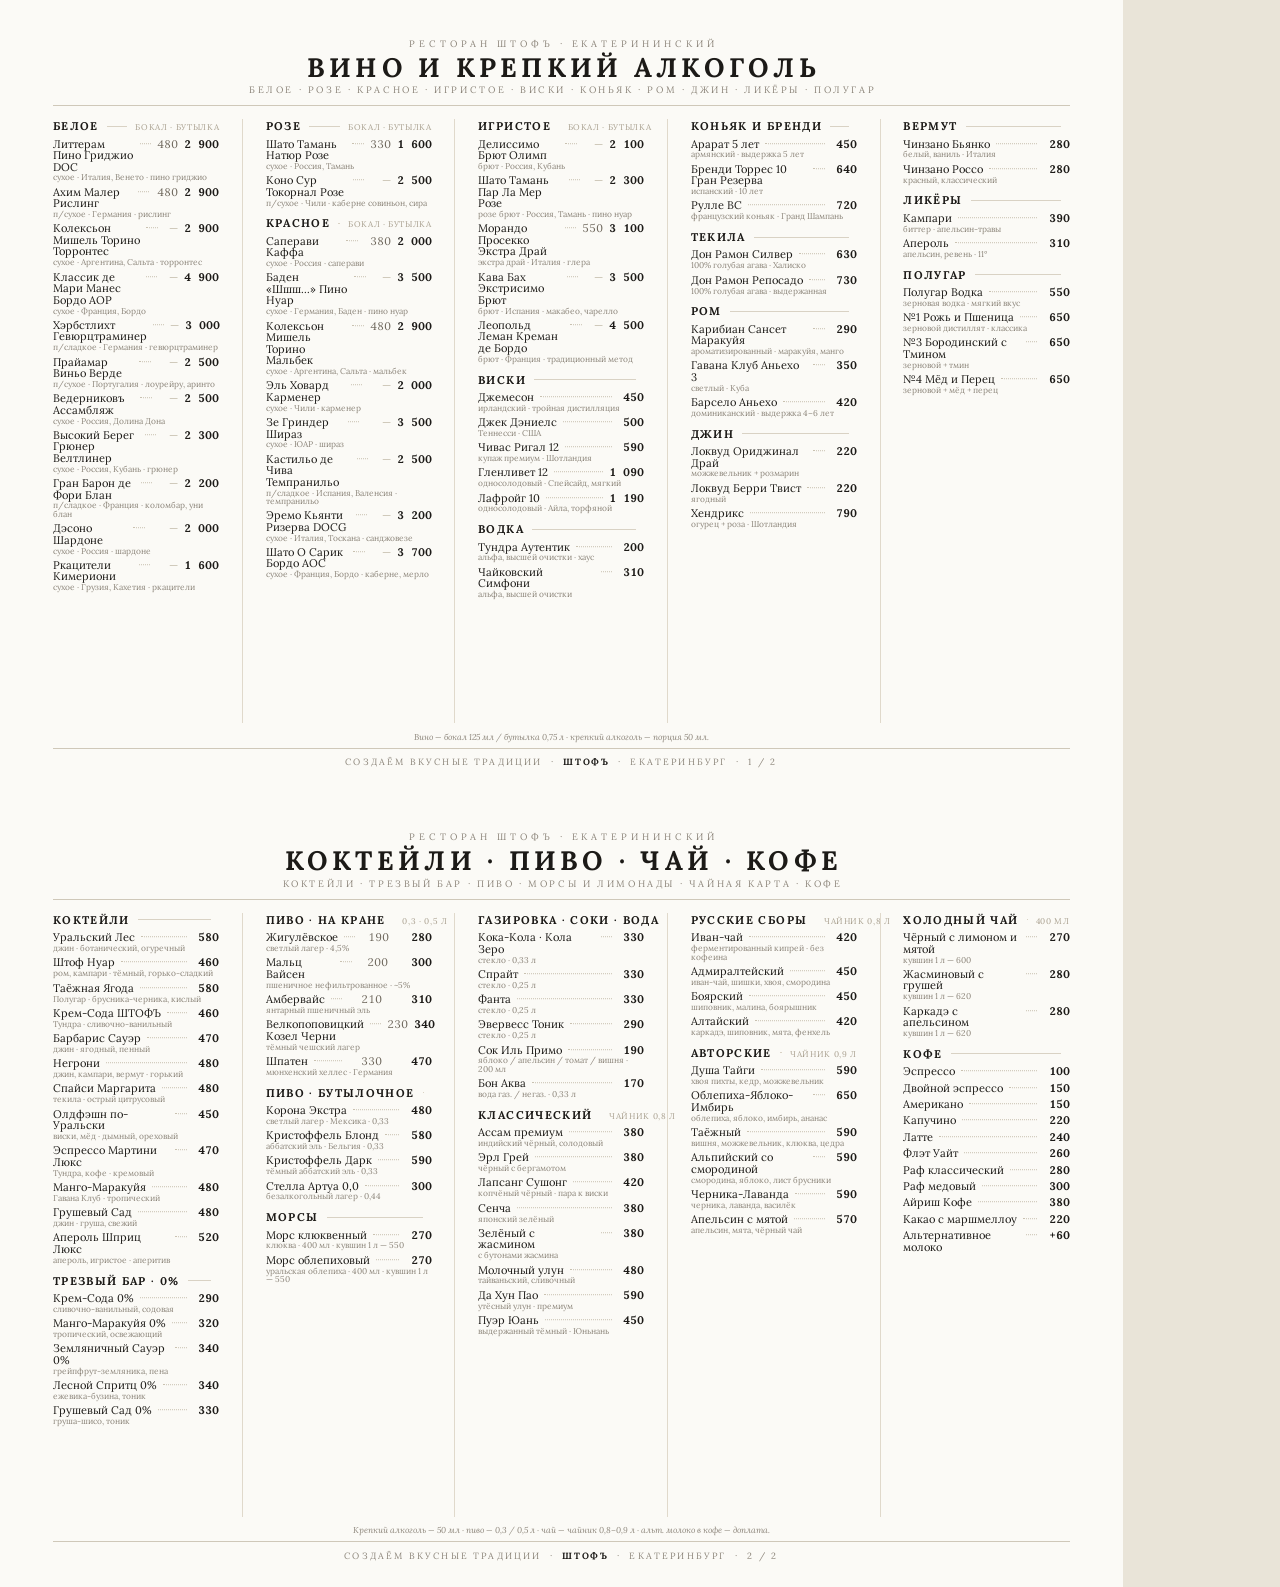
<file: bar-a4.html>
<!DOCTYPE html>
<html lang="ru"><head><meta charset="UTF-8"><title>ШТОФЪ — Барное меню</title>
<style>
  @import url('https://fonts.googleapis.com/css2?family=Lora:ital,wght@0,400;0,500;0,600;0,700;1,400&display=swap');
  @page { size:A4 landscape; margin:0; }
  * { margin:0; padding:0; box-sizing:border-box; }
  html,body { background:#e9e4d8; -webkit-print-color-adjust:exact; print-color-adjust:exact; }
  body { font-family:"Lora",Georgia,serif; color:#1C1A17; }
  .page { width:297mm; height:210mm; background:#FBFAF6; position:relative; overflow:hidden;
           padding:10mm 14mm 7mm; display:flex; flex-direction:column; page-break-after:always; }
  .page:last-child { page-break-after:auto; }
  .head { text-align:center; }
  .kicker { font-size:7pt; letter-spacing:.42em; text-transform:uppercase; color:#8C857A; padding-left:.42em; }
  .title { font-size:20pt; letter-spacing:.16em; text-transform:uppercase; font-weight:700; line-height:1; margin:1mm 0 1.1mm; padding-left:.16em; }
  .sub { font-size:7pt; letter-spacing:.28em; text-transform:uppercase; color:#8C857A; padding-left:.28em; }
  .hr { height:0; border-top:0.2mm solid #CFC8B9; margin:2.4mm 0 0; }
  .body { flex:1 1 auto; min-height:0; display:flex; gap:6mm; padding-top:3.4mm; }
  .ccol { flex:1 1 0; min-width:0; }
  .ccol + .ccol { border-left:0.2mm solid #E0D9CB; padding-left:6mm; }
  .cat { margin-bottom:2.5mm; break-inside:avoid; }
  .ch { display:flex; align-items:baseline; margin-bottom:1.4mm; }
  .cn { font-size:8.4pt; letter-spacing:.12em; text-transform:uppercase; font-weight:700; white-space:nowrap; }
  .cl { flex:1; height:0; border-top:0.2mm solid #D9D2C4; align-self:center; margin:0 2.2mm; }
  .cu { font-size:6.2pt; letter-spacing:.08em; text-transform:uppercase; color:#A89F8E; white-space:nowrap; }
  .w { margin-bottom:1.3mm; }
  .wr { display:flex; align-items:baseline; gap:1.6mm; }
  .nm { font-size:8.3pt; line-height:1.04; }
  .dots { flex:1 1 auto; height:0; border-bottom:0.18mm dotted #C9C1B0; transform:translateY(-1mm); min-width:3mm; }
  .wg { font-size:8.3pt; width:9mm; text-align:right; color:#6E675C; font-variant-numeric:tabular-nums; white-space:nowrap; line-height:1.04; }
  .wg.dash { color:#C2BAA8; }
  .wb { font-size:8.3pt; font-weight:700; width:11.5mm; text-align:right; font-variant-numeric:tabular-nums; white-space:nowrap; line-height:1.04; }
  .wb.solo { width:auto; min-width:7mm; }
  .wd { font-size:6.3pt; line-height:1.0; color:#8C857A; margin-top:.1mm; }
  .ci { display:flex; align-items:baseline; gap:1.6mm; margin-bottom:1.3mm; }
  .pnote { flex:none; margin-top:2mm; font-size:6.4pt; font-style:italic; color:#8C857A; text-align:center; }
  .foot { flex:none; margin-top:1.6mm; padding-top:2mm; border-top:0.2mm solid #CFC8B9;
           text-align:center; font-size:6.8pt; letter-spacing:.24em; text-transform:uppercase; color:#8C857A; }
  .foot b { color:#1C1A17; font-weight:700; letter-spacing:.18em; }
</style></head>
<body>
<div class="page" data-document-role="page">
  <div class="head"><div class="kicker">Ресторан ШТОФЪ · Екатерининский</div>
    <div class="title">Вино и крепкий алкоголь</div><div class="sub">белое · розе · красное · игристое · виски · коньяк · ром · джин · ликёры · полугар</div></div>
  <div class="hr"></div>
  <div class="body"><div class="ccol"><div class="cat"><div class="ch"><span class="cn">Белое</span><span class="cl"></span><span class="cu">бокал · бутылка</span></div><div class="w"><div class="wr"><span class="nm">Литтерам Пино Гриджио DOC</span><span class="dots"></span><span class="wg">480</span><span class="wb">2 900</span></div><div class="wd">сухое · Италия, Венето · пино гриджио</div></div><div class="w"><div class="wr"><span class="nm">Ахим Малер Рислинг</span><span class="dots"></span><span class="wg">480</span><span class="wb">2 900</span></div><div class="wd">п/сухое · Германия · рислинг</div></div><div class="w"><div class="wr"><span class="nm">Колексьон Мишель Торино Торронтес</span><span class="dots"></span><span class="wg dash">—</span><span class="wb">2 900</span></div><div class="wd">сухое · Аргентина, Сальта · торронтес</div></div><div class="w"><div class="wr"><span class="nm">Классик де Мари Манес Бордо AOP</span><span class="dots"></span><span class="wg dash">—</span><span class="wb">4 900</span></div><div class="wd">сухое · Франция, Бордо</div></div><div class="w"><div class="wr"><span class="nm">Хэрбстлихт Гевюрцтраминер</span><span class="dots"></span><span class="wg dash">—</span><span class="wb">3 000</span></div><div class="wd">п/сладкое · Германия · гевюрцтраминер</div></div><div class="w"><div class="wr"><span class="nm">Прайамар Виньо Верде</span><span class="dots"></span><span class="wg dash">—</span><span class="wb">2 500</span></div><div class="wd">п/сухое · Португалия · лоурейру, аринто</div></div><div class="w"><div class="wr"><span class="nm">Ведерниковъ Ассамбляж</span><span class="dots"></span><span class="wg dash">—</span><span class="wb">2 500</span></div><div class="wd">сухое · Россия, Долина Дона</div></div><div class="w"><div class="wr"><span class="nm">Высокий Берег Грюнер Велтлинер</span><span class="dots"></span><span class="wg dash">—</span><span class="wb">2 300</span></div><div class="wd">сухое · Россия, Кубань · грюнер</div></div><div class="w"><div class="wr"><span class="nm">Гран Барон де Фори Блан</span><span class="dots"></span><span class="wg dash">—</span><span class="wb">2 200</span></div><div class="wd">п/сладкое · Франция · коломбар, уни блан</div></div><div class="w"><div class="wr"><span class="nm">Дэсоно Шардоне</span><span class="dots"></span><span class="wg dash">—</span><span class="wb">2 000</span></div><div class="wd">сухое · Россия · шардоне</div></div><div class="w"><div class="wr"><span class="nm">Ркацители Кимериони</span><span class="dots"></span><span class="wg dash">—</span><span class="wb">1 600</span></div><div class="wd">сухое · Грузия, Кахетия · ркацители</div></div></div></div><div class="ccol"><div class="cat"><div class="ch"><span class="cn">Розе</span><span class="cl"></span><span class="cu">бокал · бутылка</span></div><div class="w"><div class="wr"><span class="nm">Шато Тамань Натюр Розе</span><span class="dots"></span><span class="wg">330</span><span class="wb">1 600</span></div><div class="wd">сухое · Россия, Тамань</div></div><div class="w"><div class="wr"><span class="nm">Коно Сур Токорнал Розе</span><span class="dots"></span><span class="wg dash">—</span><span class="wb">2 500</span></div><div class="wd">п/сухое · Чили · каберне совиньон, сира</div></div></div><div class="cat"><div class="ch"><span class="cn">Красное</span><span class="cl"></span><span class="cu">бокал · бутылка</span></div><div class="w"><div class="wr"><span class="nm">Саперави Каффа</span><span class="dots"></span><span class="wg">380</span><span class="wb">2 000</span></div><div class="wd">сухое · Россия · саперави</div></div><div class="w"><div class="wr"><span class="nm">Баден «Шшш…» Пино Нуар</span><span class="dots"></span><span class="wg dash">—</span><span class="wb">3 500</span></div><div class="wd">сухое · Германия, Баден · пино нуар</div></div><div class="w"><div class="wr"><span class="nm">Колексьон Мишель Торино Мальбек</span><span class="dots"></span><span class="wg">480</span><span class="wb">2 900</span></div><div class="wd">сухое · Аргентина, Сальта · мальбек</div></div><div class="w"><div class="wr"><span class="nm">Эль Ховард Карменер</span><span class="dots"></span><span class="wg dash">—</span><span class="wb">2 000</span></div><div class="wd">сухое · Чили · карменер</div></div><div class="w"><div class="wr"><span class="nm">Зе Гриндер Шираз</span><span class="dots"></span><span class="wg dash">—</span><span class="wb">3 500</span></div><div class="wd">сухое · ЮАР · шираз</div></div><div class="w"><div class="wr"><span class="nm">Кастильо де Чива Темпранильо</span><span class="dots"></span><span class="wg dash">—</span><span class="wb">2 500</span></div><div class="wd">п/сладкое · Испания, Валенсия · темпранильо</div></div><div class="w"><div class="wr"><span class="nm">Эремо Кьянти Ризерва DOCG</span><span class="dots"></span><span class="wg dash">—</span><span class="wb">3 200</span></div><div class="wd">сухое · Италия, Тоскана · санджовезе</div></div><div class="w"><div class="wr"><span class="nm">Шато О Сарик Бордо AOC</span><span class="dots"></span><span class="wg dash">—</span><span class="wb">3 700</span></div><div class="wd">сухое · Франция, Бордо · каберне, мерло</div></div></div></div><div class="ccol"><div class="cat"><div class="ch"><span class="cn">Игристое</span><span class="cl"></span><span class="cu">бокал · бутылка</span></div><div class="w"><div class="wr"><span class="nm">Делиссимо Брют Олимп</span><span class="dots"></span><span class="wg dash">—</span><span class="wb">2 100</span></div><div class="wd">брют · Россия, Кубань</div></div><div class="w"><div class="wr"><span class="nm">Шато Тамань Пар Ла Мер Розе</span><span class="dots"></span><span class="wg dash">—</span><span class="wb">2 300</span></div><div class="wd">розе брют · Россия, Тамань · пино нуар</div></div><div class="w"><div class="wr"><span class="nm">Морандо Просекко Экстра Драй</span><span class="dots"></span><span class="wg">550</span><span class="wb">3 100</span></div><div class="wd">экстра драй · Италия · глера</div></div><div class="w"><div class="wr"><span class="nm">Кава Бах Экстрисимо Брют</span><span class="dots"></span><span class="wg dash">—</span><span class="wb">3 500</span></div><div class="wd">брют · Испания · макабео, чарелло</div></div><div class="w"><div class="wr"><span class="nm">Леопольд Леман Креман де Бордо</span><span class="dots"></span><span class="wg dash">—</span><span class="wb">4 500</span></div><div class="wd">брют · Франция · традиционный метод</div></div></div><div class="cat"><div class="ch"><span class="cn">Виски</span><span class="cl"></span></div><div class="w"><div class="wr"><span class="nm">Джемесон</span><span class="dots"></span><span class="wb solo">450</span></div><div class="wd">ирландский · тройная дистилляция</div></div><div class="w"><div class="wr"><span class="nm">Джек Дэниелс</span><span class="dots"></span><span class="wb solo">500</span></div><div class="wd">Теннесси · США</div></div><div class="w"><div class="wr"><span class="nm">Чивас Ригал 12</span><span class="dots"></span><span class="wb solo">590</span></div><div class="wd">купаж премиум · Шотландия</div></div><div class="w"><div class="wr"><span class="nm">Гленливет 12</span><span class="dots"></span><span class="wb solo">1 090</span></div><div class="wd">односолодовый · Спейсайд, мягкий</div></div><div class="w"><div class="wr"><span class="nm">Лафройг 10</span><span class="dots"></span><span class="wb solo">1 190</span></div><div class="wd">односолодовый · Айла, торфяной</div></div></div><div class="cat"><div class="ch"><span class="cn">Водка</span><span class="cl"></span></div><div class="w"><div class="wr"><span class="nm">Тундра Аутентик</span><span class="dots"></span><span class="wb solo">200</span></div><div class="wd">альфа, высшей очистки · хаус</div></div><div class="w"><div class="wr"><span class="nm">Чайковский Симфони</span><span class="dots"></span><span class="wb solo">310</span></div><div class="wd">альфа, высшей очистки</div></div></div></div><div class="ccol"><div class="cat"><div class="ch"><span class="cn">Коньяк и бренди</span><span class="cl"></span></div><div class="w"><div class="wr"><span class="nm">Арарат 5 лет</span><span class="dots"></span><span class="wb solo">450</span></div><div class="wd">армянский · выдержка 5 лет</div></div><div class="w"><div class="wr"><span class="nm">Бренди Торрес 10 Гран Резерва</span><span class="dots"></span><span class="wb solo">640</span></div><div class="wd">испанский · 10 лет</div></div><div class="w"><div class="wr"><span class="nm">Рулле ВС</span><span class="dots"></span><span class="wb solo">720</span></div><div class="wd">французский коньяк · Гранд Шампань</div></div></div><div class="cat"><div class="ch"><span class="cn">Текила</span><span class="cl"></span></div><div class="w"><div class="wr"><span class="nm">Дон Рамон Силвер</span><span class="dots"></span><span class="wb solo">630</span></div><div class="wd">100% голубая агава · Халиско</div></div><div class="w"><div class="wr"><span class="nm">Дон Рамон Репосадо</span><span class="dots"></span><span class="wb solo">730</span></div><div class="wd">100% голубая агава · выдержанная</div></div></div><div class="cat"><div class="ch"><span class="cn">Ром</span><span class="cl"></span></div><div class="w"><div class="wr"><span class="nm">Карибиан Сансет Маракуйя</span><span class="dots"></span><span class="wb solo">290</span></div><div class="wd">ароматизированный · маракуйя, манго</div></div><div class="w"><div class="wr"><span class="nm">Гавана Клуб Аньехо 3</span><span class="dots"></span><span class="wb solo">350</span></div><div class="wd">светлый · Куба</div></div><div class="w"><div class="wr"><span class="nm">Барсело Аньехо</span><span class="dots"></span><span class="wb solo">420</span></div><div class="wd">доминиканский · выдержка 4–6 лет</div></div></div><div class="cat"><div class="ch"><span class="cn">Джин</span><span class="cl"></span></div><div class="w"><div class="wr"><span class="nm">Локвуд Ориджинал Драй</span><span class="dots"></span><span class="wb solo">220</span></div><div class="wd">можжевельник + розмарин</div></div><div class="w"><div class="wr"><span class="nm">Локвуд Берри Твист</span><span class="dots"></span><span class="wb solo">220</span></div><div class="wd">ягодный</div></div><div class="w"><div class="wr"><span class="nm">Хендрикс</span><span class="dots"></span><span class="wb solo">790</span></div><div class="wd">огурец + роза · Шотландия</div></div></div></div><div class="ccol"><div class="cat"><div class="ch"><span class="cn">Вермут</span><span class="cl"></span></div><div class="w"><div class="wr"><span class="nm">Чинзано Бьянко</span><span class="dots"></span><span class="wb solo">280</span></div><div class="wd">белый, ваниль · Италия</div></div><div class="w"><div class="wr"><span class="nm">Чинзано Россо</span><span class="dots"></span><span class="wb solo">280</span></div><div class="wd">красный, классический</div></div></div><div class="cat"><div class="ch"><span class="cn">Ликёры</span><span class="cl"></span></div><div class="w"><div class="wr"><span class="nm">Кампари</span><span class="dots"></span><span class="wb solo">390</span></div><div class="wd">биттер · апельсин-травы</div></div><div class="w"><div class="wr"><span class="nm">Апероль</span><span class="dots"></span><span class="wb solo">310</span></div><div class="wd">апельсин, ревень · 11°</div></div></div><div class="cat"><div class="ch"><span class="cn">Полугар</span><span class="cl"></span></div><div class="w"><div class="wr"><span class="nm">Полугар Водка</span><span class="dots"></span><span class="wb solo">550</span></div><div class="wd">зерновая водка · мягкий вкус</div></div><div class="w"><div class="wr"><span class="nm">№1 Рожь и Пшеница</span><span class="dots"></span><span class="wb solo">650</span></div><div class="wd">зерновой дистиллят · классика</div></div><div class="w"><div class="wr"><span class="nm">№3 Бородинский с Тмином</span><span class="dots"></span><span class="wb solo">650</span></div><div class="wd">зерновой + тмин</div></div><div class="w"><div class="wr"><span class="nm">№4 Мёд и Перец</span><span class="dots"></span><span class="wb solo">650</span></div><div class="wd">зерновой + мёд + перец</div></div></div></div></div>
  <div class="pnote">Вино — бокал 125 мл / бутылка 0,75 л · крепкий алкоголь — порция 50 мл.</div>
  <div class="foot">Создаём вкусные традиции&nbsp;&nbsp;·&nbsp;&nbsp;<b>ШТОФЪ</b>&nbsp;&nbsp;·&nbsp;&nbsp;Екатеринбург&nbsp;&nbsp;·&nbsp;&nbsp;1&nbsp;/&nbsp;2</div>
</div>
<div class="page" data-document-role="page">
  <div class="head"><div class="kicker">Ресторан ШТОФЪ · Екатерининский</div>
    <div class="title">Коктейли · пиво · чай · кофе</div><div class="sub">коктейли · трезвый бар · пиво · морсы и лимонады · чайная карта · кофе</div></div>
  <div class="hr"></div>
  <div class="body"><div class="ccol"><div class="cat"><div class="ch"><span class="cn">Коктейли</span><span class="cl"></span></div><div class="w"><div class="wr"><span class="nm">Уральский Лес</span><span class="dots"></span><span class="wb solo">580</span></div><div class="wd">джин · ботанический, огуречный</div></div><div class="w"><div class="wr"><span class="nm">Штоф Нуар</span><span class="dots"></span><span class="wb solo">460</span></div><div class="wd">ром, кампари · тёмный, горько-сладкий</div></div><div class="w"><div class="wr"><span class="nm">Таёжная Ягода</span><span class="dots"></span><span class="wb solo">580</span></div><div class="wd">Полугар · брусника-черника, кислый</div></div><div class="w"><div class="wr"><span class="nm">Крем-Сода ШТОФЪ</span><span class="dots"></span><span class="wb solo">460</span></div><div class="wd">Тундра · сливочно-ванильный</div></div><div class="w"><div class="wr"><span class="nm">Барбарис Сауэр</span><span class="dots"></span><span class="wb solo">470</span></div><div class="wd">джин · ягодный, пенный</div></div><div class="w"><div class="wr"><span class="nm">Негрони</span><span class="dots"></span><span class="wb solo">480</span></div><div class="wd">джин, кампари, вермут · горький</div></div><div class="w"><div class="wr"><span class="nm">Спайси Маргарита</span><span class="dots"></span><span class="wb solo">480</span></div><div class="wd">текила · острый цитрусовый</div></div><div class="w"><div class="wr"><span class="nm">Олдфэшн по-Уральски</span><span class="dots"></span><span class="wb solo">450</span></div><div class="wd">виски, мёд · дымный, ореховый</div></div><div class="w"><div class="wr"><span class="nm">Эспрессо Мартини Люкс</span><span class="dots"></span><span class="wb solo">470</span></div><div class="wd">Тундра, кофе · кремовый</div></div><div class="w"><div class="wr"><span class="nm">Манго-Маракуйя</span><span class="dots"></span><span class="wb solo">480</span></div><div class="wd">Гавана Клуб · тропический</div></div><div class="w"><div class="wr"><span class="nm">Грушевый Сад</span><span class="dots"></span><span class="wb solo">480</span></div><div class="wd">джин · груша, свежий</div></div><div class="w"><div class="wr"><span class="nm">Апероль Шприц Люкс</span><span class="dots"></span><span class="wb solo">520</span></div><div class="wd">апероль, игристое · аперитив</div></div></div><div class="cat"><div class="ch"><span class="cn">Трезвый бар · 0%</span><span class="cl"></span></div><div class="w"><div class="wr"><span class="nm">Крем-Сода 0%</span><span class="dots"></span><span class="wb solo">290</span></div><div class="wd">сливочно-ванильный, содовая</div></div><div class="w"><div class="wr"><span class="nm">Манго-Маракуйя 0%</span><span class="dots"></span><span class="wb solo">320</span></div><div class="wd">тропический, освежающий</div></div><div class="w"><div class="wr"><span class="nm">Земляничный Сауэр 0%</span><span class="dots"></span><span class="wb solo">340</span></div><div class="wd">грейпфрут-земляника, пена</div></div><div class="w"><div class="wr"><span class="nm">Лесной Спритц 0%</span><span class="dots"></span><span class="wb solo">340</span></div><div class="wd">ежевика-бузина, тоник</div></div><div class="w"><div class="wr"><span class="nm">Грушевый Сад 0%</span><span class="dots"></span><span class="wb solo">330</span></div><div class="wd">груша-шисо, тоник</div></div></div></div><div class="ccol"><div class="cat"><div class="ch"><span class="cn">Пиво · на кране</span><span class="cl"></span><span class="cu">0,3 · 0,5 л</span></div><div class="w"><div class="wr"><span class="nm">Жигулёвское</span><span class="dots"></span><span class="wg">190</span><span class="wb">280</span></div><div class="wd">светлый лагер · 4,5%</div></div><div class="w"><div class="wr"><span class="nm">Мальц Вайсен</span><span class="dots"></span><span class="wg">200</span><span class="wb">300</span></div><div class="wd">пшеничное нефильтрованное · ~5%</div></div><div class="w"><div class="wr"><span class="nm">Амбервайс</span><span class="dots"></span><span class="wg">210</span><span class="wb">310</span></div><div class="wd">янтарный пшеничный эль</div></div><div class="w"><div class="wr"><span class="nm">Велкопоповицкий Козел Черни</span><span class="dots"></span><span class="wg">230</span><span class="wb">340</span></div><div class="wd">тёмный чешский лагер</div></div><div class="w"><div class="wr"><span class="nm">Шпатен</span><span class="dots"></span><span class="wg">330</span><span class="wb">470</span></div><div class="wd">мюнхенский хеллес · Германия</div></div></div><div class="cat"><div class="ch"><span class="cn">Пиво · бутылочное</span><span class="cl"></span></div><div class="w"><div class="wr"><span class="nm">Корона Экстра</span><span class="dots"></span><span class="wb solo">480</span></div><div class="wd">светлый лагер · Мексика · 0,33</div></div><div class="w"><div class="wr"><span class="nm">Кристоффель Блонд</span><span class="dots"></span><span class="wb solo">580</span></div><div class="wd">аббатский эль · Бельгия · 0,33</div></div><div class="w"><div class="wr"><span class="nm">Кристоффель Дарк</span><span class="dots"></span><span class="wb solo">590</span></div><div class="wd">тёмный аббатский эль · 0,33</div></div><div class="w"><div class="wr"><span class="nm">Стелла Артуа 0,0</span><span class="dots"></span><span class="wb solo">300</span></div><div class="wd">безалкогольный лагер · 0,44</div></div></div><div class="cat"><div class="ch"><span class="cn">Морсы</span><span class="cl"></span></div><div class="w"><div class="wr"><span class="nm">Морс клюквенный</span><span class="dots"></span><span class="wb solo">270</span></div><div class="wd">клюква · 400 мл · кувшин 1 л — 550</div></div><div class="w"><div class="wr"><span class="nm">Морс облепиховый</span><span class="dots"></span><span class="wb solo">270</span></div><div class="wd">уральская облепиха · 400 мл · кувшин 1 л — 550</div></div></div></div><div class="ccol"><div class="cat"><div class="ch"><span class="cn">Газировка · соки · вода</span><span class="cl"></span></div><div class="w"><div class="wr"><span class="nm">Кока-Кола · Кола Зеро</span><span class="dots"></span><span class="wb solo">330</span></div><div class="wd">стекло · 0,33 л</div></div><div class="w"><div class="wr"><span class="nm">Спрайт</span><span class="dots"></span><span class="wb solo">330</span></div><div class="wd">стекло · 0,25 л</div></div><div class="w"><div class="wr"><span class="nm">Фанта</span><span class="dots"></span><span class="wb solo">330</span></div><div class="wd">стекло · 0,25 л</div></div><div class="w"><div class="wr"><span class="nm">Эвервесс Тоник</span><span class="dots"></span><span class="wb solo">290</span></div><div class="wd">стекло · 0,25 л</div></div><div class="w"><div class="wr"><span class="nm">Сок Иль Примо</span><span class="dots"></span><span class="wb solo">190</span></div><div class="wd">яблоко / апельсин / томат / вишня · 200 мл</div></div><div class="w"><div class="wr"><span class="nm">Бон Аква</span><span class="dots"></span><span class="wb solo">170</span></div><div class="wd">вода газ. / негаз. · 0,33 л</div></div></div><div class="cat"><div class="ch"><span class="cn">Классический</span><span class="cl"></span><span class="cu">чайник 0,8 л</span></div><div class="w"><div class="wr"><span class="nm">Ассам премиум</span><span class="dots"></span><span class="wb solo">380</span></div><div class="wd">индийский чёрный, солодовый</div></div><div class="w"><div class="wr"><span class="nm">Эрл Грей</span><span class="dots"></span><span class="wb solo">380</span></div><div class="wd">чёрный с бергамотом</div></div><div class="w"><div class="wr"><span class="nm">Лапсанг Сушонг</span><span class="dots"></span><span class="wb solo">420</span></div><div class="wd">копчёный чёрный · пара к виски</div></div><div class="w"><div class="wr"><span class="nm">Сенча</span><span class="dots"></span><span class="wb solo">380</span></div><div class="wd">японский зелёный</div></div><div class="w"><div class="wr"><span class="nm">Зелёный с жасмином</span><span class="dots"></span><span class="wb solo">380</span></div><div class="wd">с бутонами жасмина</div></div><div class="w"><div class="wr"><span class="nm">Молочный улун</span><span class="dots"></span><span class="wb solo">480</span></div><div class="wd">тайваньский, сливочный</div></div><div class="w"><div class="wr"><span class="nm">Да Хун Пао</span><span class="dots"></span><span class="wb solo">590</span></div><div class="wd">утёсный улун · премиум</div></div><div class="w"><div class="wr"><span class="nm">Пуэр Юань</span><span class="dots"></span><span class="wb solo">450</span></div><div class="wd">выдержанный тёмный · Юньнань</div></div></div></div><div class="ccol"><div class="cat"><div class="ch"><span class="cn">Русские сборы</span><span class="cl"></span><span class="cu">чайник 0,8 л</span></div><div class="w"><div class="wr"><span class="nm">Иван-чай</span><span class="dots"></span><span class="wb solo">420</span></div><div class="wd">ферментированный кипрей · без кофеина</div></div><div class="w"><div class="wr"><span class="nm">Адмиралтейский</span><span class="dots"></span><span class="wb solo">450</span></div><div class="wd">иван-чай, шишки, хвоя, смородина</div></div><div class="w"><div class="wr"><span class="nm">Боярский</span><span class="dots"></span><span class="wb solo">450</span></div><div class="wd">шиповник, малина, боярышник</div></div><div class="w"><div class="wr"><span class="nm">Алтайский</span><span class="dots"></span><span class="wb solo">420</span></div><div class="wd">каркадэ, шиповник, мята, фенхель</div></div></div><div class="cat"><div class="ch"><span class="cn">Авторские</span><span class="cl"></span><span class="cu">чайник 0,9 л</span></div><div class="w"><div class="wr"><span class="nm">Душа Тайги</span><span class="dots"></span><span class="wb solo">590</span></div><div class="wd">хвоя пихты, кедр, можжевельник</div></div><div class="w"><div class="wr"><span class="nm">Облепиха-Яблоко-Имбирь</span><span class="dots"></span><span class="wb solo">650</span></div><div class="wd">облепиха, яблоко, имбирь, ананас</div></div><div class="w"><div class="wr"><span class="nm">Таёжный</span><span class="dots"></span><span class="wb solo">590</span></div><div class="wd">вишня, можжевельник, клюква, цедра</div></div><div class="w"><div class="wr"><span class="nm">Альпийский со смородиной</span><span class="dots"></span><span class="wb solo">590</span></div><div class="wd">смородина, яблоко, лист брусники</div></div><div class="w"><div class="wr"><span class="nm">Черника-Лаванда</span><span class="dots"></span><span class="wb solo">590</span></div><div class="wd">черника, лаванда, василёк</div></div><div class="w"><div class="wr"><span class="nm">Апельсин с мятой</span><span class="dots"></span><span class="wb solo">570</span></div><div class="wd">апельсин, мята, чёрный чай</div></div></div></div><div class="ccol"><div class="cat"><div class="ch"><span class="cn">Холодный чай</span><span class="cl"></span><span class="cu">400 мл</span></div><div class="w"><div class="wr"><span class="nm">Чёрный с лимоном и мятой</span><span class="dots"></span><span class="wb solo">270</span></div><div class="wd">кувшин 1 л — 600</div></div><div class="w"><div class="wr"><span class="nm">Жасминовый с грушей</span><span class="dots"></span><span class="wb solo">280</span></div><div class="wd">кувшин 1 л — 620</div></div><div class="w"><div class="wr"><span class="nm">Каркадэ с апельсином</span><span class="dots"></span><span class="wb solo">280</span></div><div class="wd">кувшин 1 л — 620</div></div></div><div class="cat"><div class="ch"><span class="cn">Кофе</span><span class="cl"></span></div><div class="ci"><span class="nm">Эспрессо</span><span class="dots"></span><span class="wb solo">100</span></div><div class="ci"><span class="nm">Двойной эспрессо</span><span class="dots"></span><span class="wb solo">150</span></div><div class="ci"><span class="nm">Американо</span><span class="dots"></span><span class="wb solo">150</span></div><div class="ci"><span class="nm">Капучино</span><span class="dots"></span><span class="wb solo">220</span></div><div class="ci"><span class="nm">Латте</span><span class="dots"></span><span class="wb solo">240</span></div><div class="ci"><span class="nm">Флэт Уайт</span><span class="dots"></span><span class="wb solo">260</span></div><div class="ci"><span class="nm">Раф классический</span><span class="dots"></span><span class="wb solo">280</span></div><div class="ci"><span class="nm">Раф медовый</span><span class="dots"></span><span class="wb solo">300</span></div><div class="ci"><span class="nm">Айриш Кофе</span><span class="dots"></span><span class="wb solo">380</span></div><div class="ci"><span class="nm">Какао с маршмеллоу</span><span class="dots"></span><span class="wb solo">220</span></div><div class="ci"><span class="nm">Альтернативное молоко</span><span class="dots"></span><span class="wb solo">+60</span></div></div></div></div>
  <div class="pnote">Крепкий алкоголь — 50 мл · пиво — 0,3 / 0,5 л · чай — чайник 0,8–0,9 л · альт. молоко в кофе — доплата.</div>
  <div class="foot">Создаём вкусные традиции&nbsp;&nbsp;·&nbsp;&nbsp;<b>ШТОФЪ</b>&nbsp;&nbsp;·&nbsp;&nbsp;Екатеринбург&nbsp;&nbsp;·&nbsp;&nbsp;2&nbsp;/&nbsp;2</div>
</div>
</body></html>
</file>
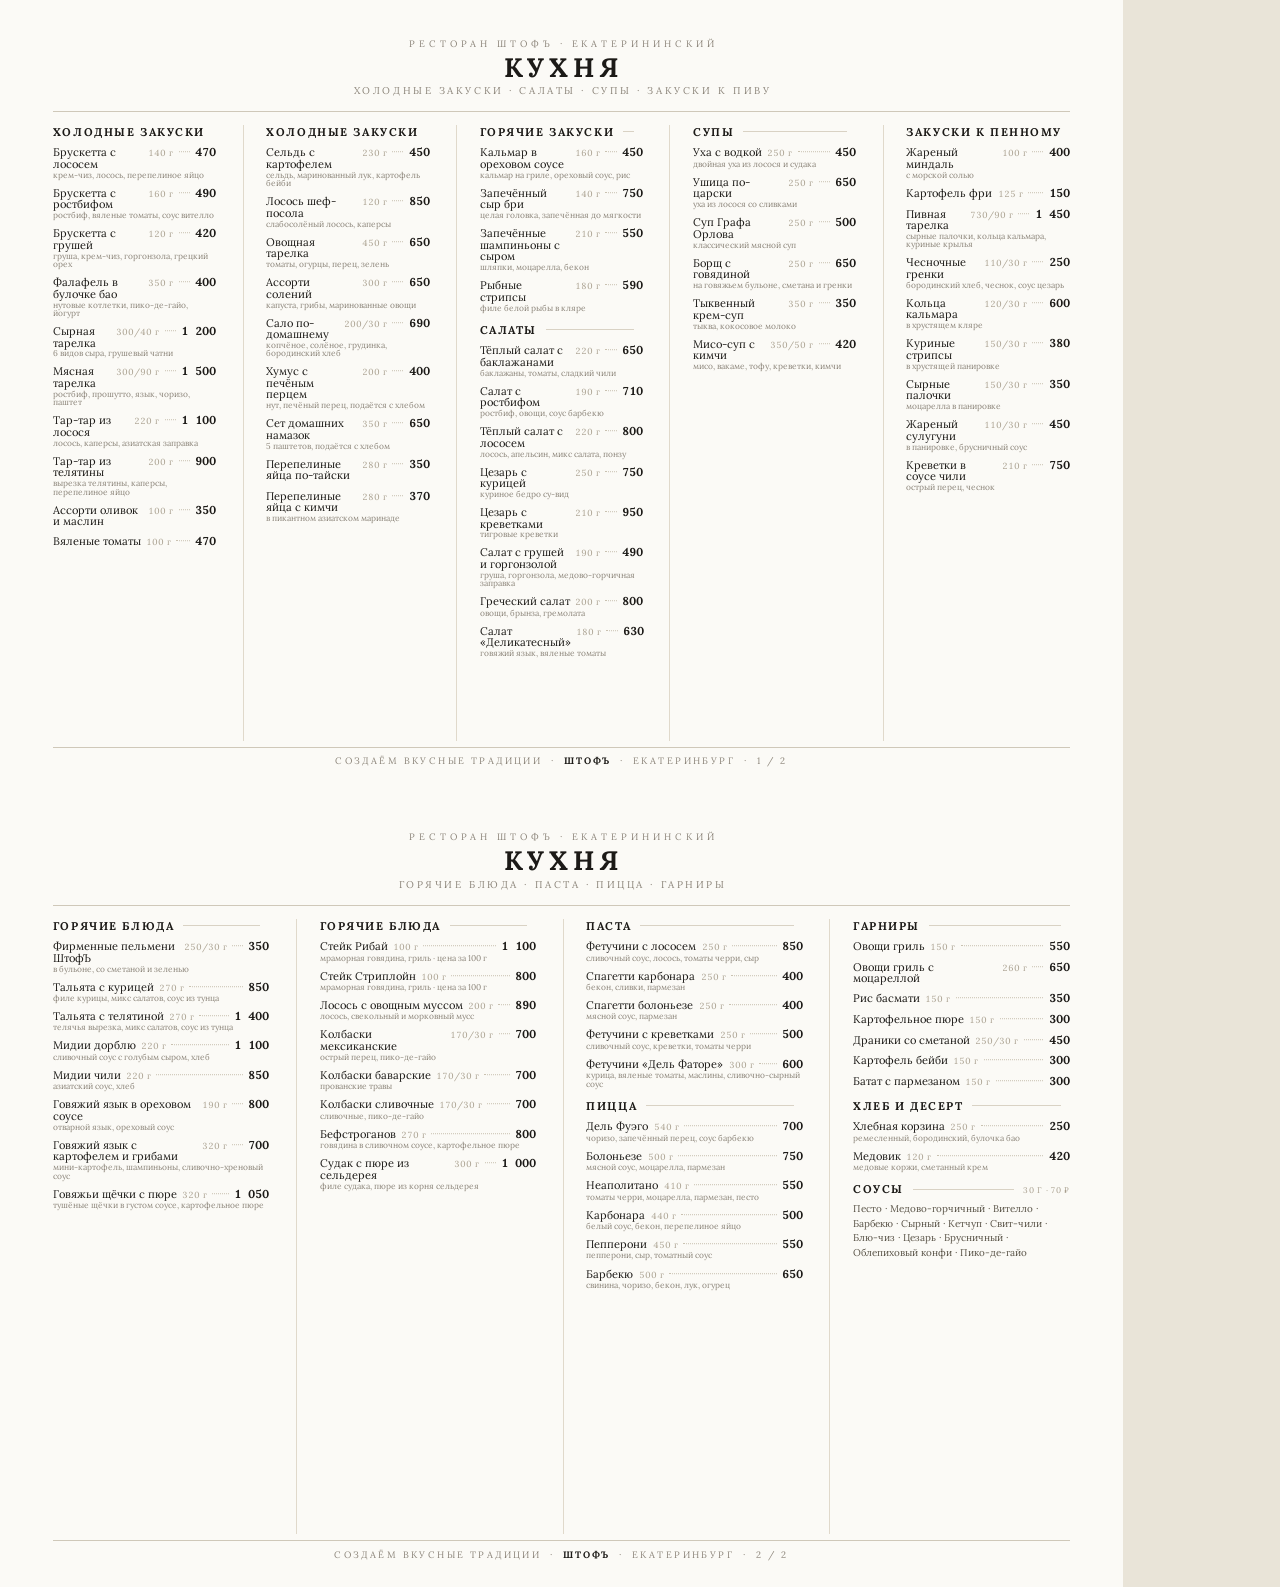
<file: kitchen-a4.html>
<!DOCTYPE html>
<html lang="ru"><head><meta charset="UTF-8"><title>ШТОФЪ — Меню кухни</title>
<style>
  @import url('https://fonts.googleapis.com/css2?family=Lora:ital,wght@0,400;0,500;0,600;0,700;1,400&display=swap');
  @page { size:A4 landscape; margin:0; }
  * { margin:0; padding:0; box-sizing:border-box; }
  html,body { background:#e9e4d8; -webkit-print-color-adjust:exact; print-color-adjust:exact; }
  body { font-family:"Lora",Georgia,serif; color:#1C1A17; }
  .page { width:297mm; height:210mm; background:#FBFAF6; position:relative; overflow:hidden;
           padding:10mm 14mm 7mm; display:flex; flex-direction:column; page-break-after:always; }
  .page:last-child { page-break-after:auto; }
  .head { text-align:center; }
  .kicker { font-size:7pt; letter-spacing:.42em; text-transform:uppercase; color:#8C857A; padding-left:.42em; }
  .title { font-size:20pt; letter-spacing:.16em; text-transform:uppercase; font-weight:700; line-height:1; margin:1mm 0 1.1mm; padding-left:.16em; }
  .sub { font-size:7.4pt; letter-spacing:.26em; text-transform:uppercase; color:#8C857A; padding-left:.26em; }
  .hr { height:0; border-top:0.2mm solid #CFC8B9; margin:3.6mm 0 0; }
  .body { flex:1 1 auto; min-height:0; display:flex; gap:7mm; padding-top:3.4mm; }
  .ccol { flex:1 1 0; min-width:0; }
  .ccol + .ccol { border-left:0.2mm solid #E0D9CB; padding-left:6mm; }
  .cat { margin-bottom:2.8mm; break-inside:avoid; }
  .ch { display:flex; align-items:baseline; margin-bottom:1.5mm; }
  .cn { font-size:8.4pt; letter-spacing:.14em; text-transform:uppercase; font-weight:700; white-space:nowrap; }
  .cl { flex:1; height:0; border-top:0.2mm solid #D9D2C4; align-self:center; margin:0 2.4mm; }
  .cu { font-size:6.2pt; letter-spacing:.08em; text-transform:uppercase; color:#A89F8E; white-space:nowrap; }
  .it { margin-bottom:1.5mm; }
  .ir { display:flex; align-items:baseline; gap:1.4mm; }
  .nm { font-size:8.3pt; line-height:1.04; }
  .wt { font-size:6.6pt; color:#A89F8E; white-space:nowrap; font-variant-numeric:tabular-nums; }
  .dots { flex:1 1 auto; height:0; border-bottom:0.18mm dotted #C9C1B0; transform:translateY(-1mm); min-width:3mm; }
  .pr { font-size:8.6pt; font-weight:700; white-space:nowrap; font-variant-numeric:tabular-nums; }
  .dd { font-size:6.3pt; line-height:1.0; color:#8C857A; margin-top:.1mm; }
  .sauces { font-size:7.4pt; line-height:1.5; color:#5a5448; }
  .foot { flex:none; margin-top:1.6mm; padding-top:2mm; border-top:0.2mm solid #CFC8B9;
           text-align:center; font-size:7pt; letter-spacing:.26em; text-transform:uppercase; color:#8C857A; }
  .foot b { color:#1C1A17; font-weight:700; letter-spacing:.18em; }
</style></head>
<body>
<div class="page" data-document-role="page">
  <div class="head"><div class="kicker">Ресторан ШТОФЪ · Екатерининский</div>
    <div class="title">Кухня</div><div class="sub">холодные закуски · салаты · супы · закуски к пиву</div></div>
  <div class="hr"></div>
  <div class="body"><div class="ccol"><div class="cat"><div class="ch"><span class="cn">Холодные закуски</span><span class="cl"></span></div><div class="it"><div class="ir"><span class="nm">Брускетта с лососем</span><span class="wt">140 г</span><span class="dots"></span><span class="pr">470</span></div><div class="dd">крем-чиз, лосось, перепелиное яйцо</div></div><div class="it"><div class="ir"><span class="nm">Брускетта с ростбифом</span><span class="wt">160 г</span><span class="dots"></span><span class="pr">490</span></div><div class="dd">ростбиф, вяленые томаты, соус вителло</div></div><div class="it"><div class="ir"><span class="nm">Брускетта с грушей</span><span class="wt">120 г</span><span class="dots"></span><span class="pr">420</span></div><div class="dd">груша, крем-чиз, горгонзола, грецкий орех</div></div><div class="it"><div class="ir"><span class="nm">Фалафель в булочке бао</span><span class="wt">350 г</span><span class="dots"></span><span class="pr">400</span></div><div class="dd">нутовые котлетки, пико-де-гайо, йогурт</div></div><div class="it"><div class="ir"><span class="nm">Сырная тарелка</span><span class="wt">300/40 г</span><span class="dots"></span><span class="pr">1 200</span></div><div class="dd">6 видов сыра, грушевый чатни</div></div><div class="it"><div class="ir"><span class="nm">Мясная тарелка</span><span class="wt">300/90 г</span><span class="dots"></span><span class="pr">1 500</span></div><div class="dd">ростбиф, прошутто, язык, чоризо, паштет</div></div><div class="it"><div class="ir"><span class="nm">Тар-тар из лосося</span><span class="wt">220 г</span><span class="dots"></span><span class="pr">1 100</span></div><div class="dd">лосось, каперсы, азиатская заправка</div></div><div class="it"><div class="ir"><span class="nm">Тар-тар из телятины</span><span class="wt">200 г</span><span class="dots"></span><span class="pr">900</span></div><div class="dd">вырезка телятины, каперсы, перепелиное яйцо</div></div><div class="it"><div class="ir"><span class="nm">Ассорти оливок и маслин</span><span class="wt">100 г</span><span class="dots"></span><span class="pr">350</span></div></div><div class="it"><div class="ir"><span class="nm">Вяленые томаты</span><span class="wt">100 г</span><span class="dots"></span><span class="pr">470</span></div></div></div></div><div class="ccol"><div class="cat"><div class="ch"><span class="cn">Холодные закуски</span><span class="cl"></span></div><div class="it"><div class="ir"><span class="nm">Сельдь с картофелем</span><span class="wt">230 г</span><span class="dots"></span><span class="pr">450</span></div><div class="dd">сельдь, маринованный лук, картофель бейби</div></div><div class="it"><div class="ir"><span class="nm">Лосось шеф-посола</span><span class="wt">120 г</span><span class="dots"></span><span class="pr">850</span></div><div class="dd">слабосолёный лосось, каперсы</div></div><div class="it"><div class="ir"><span class="nm">Овощная тарелка</span><span class="wt">450 г</span><span class="dots"></span><span class="pr">650</span></div><div class="dd">томаты, огурцы, перец, зелень</div></div><div class="it"><div class="ir"><span class="nm">Ассорти солений</span><span class="wt">300 г</span><span class="dots"></span><span class="pr">650</span></div><div class="dd">капуста, грибы, маринованные овощи</div></div><div class="it"><div class="ir"><span class="nm">Сало по-домашнему</span><span class="wt">200/30 г</span><span class="dots"></span><span class="pr">690</span></div><div class="dd">копчёное, солёное, грудинка, бородинский хлеб</div></div><div class="it"><div class="ir"><span class="nm">Хумус с печёным перцем</span><span class="wt">200 г</span><span class="dots"></span><span class="pr">400</span></div><div class="dd">нут, печёный перец, подаётся с хлебом</div></div><div class="it"><div class="ir"><span class="nm">Сет домашних намазок</span><span class="wt">350 г</span><span class="dots"></span><span class="pr">650</span></div><div class="dd">5 паштетов, подаётся с хлебом</div></div><div class="it"><div class="ir"><span class="nm">Перепелиные яйца по-тайски</span><span class="wt">280 г</span><span class="dots"></span><span class="pr">350</span></div></div><div class="it"><div class="ir"><span class="nm">Перепелиные яйца с кимчи</span><span class="wt">280 г</span><span class="dots"></span><span class="pr">370</span></div><div class="dd">в пикантном азиатском маринаде</div></div></div></div><div class="ccol"><div class="cat"><div class="ch"><span class="cn">Горячие закуски</span><span class="cl"></span></div><div class="it"><div class="ir"><span class="nm">Кальмар в ореховом соусе</span><span class="wt">160 г</span><span class="dots"></span><span class="pr">450</span></div><div class="dd">кальмар на гриле, ореховый соус, рис</div></div><div class="it"><div class="ir"><span class="nm">Запечённый сыр бри</span><span class="wt">140 г</span><span class="dots"></span><span class="pr">750</span></div><div class="dd">целая головка, запечённая до мягкости</div></div><div class="it"><div class="ir"><span class="nm">Запечённые шампиньоны с сыром</span><span class="wt">210 г</span><span class="dots"></span><span class="pr">550</span></div><div class="dd">шляпки, моцарелла, бекон</div></div><div class="it"><div class="ir"><span class="nm">Рыбные стрипсы</span><span class="wt">180 г</span><span class="dots"></span><span class="pr">590</span></div><div class="dd">филе белой рыбы в кляре</div></div></div><div class="cat"><div class="ch"><span class="cn">Салаты</span><span class="cl"></span></div><div class="it"><div class="ir"><span class="nm">Тёплый салат с баклажанами</span><span class="wt">220 г</span><span class="dots"></span><span class="pr">650</span></div><div class="dd">баклажаны, томаты, сладкий чили</div></div><div class="it"><div class="ir"><span class="nm">Салат с ростбифом</span><span class="wt">190 г</span><span class="dots"></span><span class="pr">710</span></div><div class="dd">ростбиф, овощи, соус барбекю</div></div><div class="it"><div class="ir"><span class="nm">Тёплый салат с лососем</span><span class="wt">220 г</span><span class="dots"></span><span class="pr">800</span></div><div class="dd">лосось, апельсин, микс салата, понзу</div></div><div class="it"><div class="ir"><span class="nm">Цезарь с курицей</span><span class="wt">250 г</span><span class="dots"></span><span class="pr">750</span></div><div class="dd">куриное бедро су-вид</div></div><div class="it"><div class="ir"><span class="nm">Цезарь с креветками</span><span class="wt">210 г</span><span class="dots"></span><span class="pr">950</span></div><div class="dd">тигровые креветки</div></div><div class="it"><div class="ir"><span class="nm">Салат с грушей и горгонзолой</span><span class="wt">190 г</span><span class="dots"></span><span class="pr">490</span></div><div class="dd">груша, горгонзола, медово-горчичная заправка</div></div><div class="it"><div class="ir"><span class="nm">Греческий салат</span><span class="wt">200 г</span><span class="dots"></span><span class="pr">800</span></div><div class="dd">овощи, брынза, гремолата</div></div><div class="it"><div class="ir"><span class="nm">Салат «Деликатесный»</span><span class="wt">180 г</span><span class="dots"></span><span class="pr">630</span></div><div class="dd">говяжий язык, вяленые томаты</div></div></div></div><div class="ccol"><div class="cat"><div class="ch"><span class="cn">Супы</span><span class="cl"></span></div><div class="it"><div class="ir"><span class="nm">Уха с водкой</span><span class="wt">250 г</span><span class="dots"></span><span class="pr">450</span></div><div class="dd">двойная уха из лосося и судака</div></div><div class="it"><div class="ir"><span class="nm">Ушица по-царски</span><span class="wt">250 г</span><span class="dots"></span><span class="pr">650</span></div><div class="dd">уха из лосося со сливками</div></div><div class="it"><div class="ir"><span class="nm">Суп Графа Орлова</span><span class="wt">250 г</span><span class="dots"></span><span class="pr">500</span></div><div class="dd">классический мясной суп</div></div><div class="it"><div class="ir"><span class="nm">Борщ с говядиной</span><span class="wt">250 г</span><span class="dots"></span><span class="pr">650</span></div><div class="dd">на говяжьем бульоне, сметана и гренки</div></div><div class="it"><div class="ir"><span class="nm">Тыквенный крем-суп</span><span class="wt">350 г</span><span class="dots"></span><span class="pr">350</span></div><div class="dd">тыква, кокосовое молоко</div></div><div class="it"><div class="ir"><span class="nm">Мисо-суп с кимчи</span><span class="wt">350/50 г</span><span class="dots"></span><span class="pr">420</span></div><div class="dd">мисо, вакаме, тофу, креветки, кимчи</div></div></div></div><div class="ccol"><div class="cat"><div class="ch"><span class="cn">Закуски к пенному</span><span class="cl"></span></div><div class="it"><div class="ir"><span class="nm">Жареный миндаль</span><span class="wt">100 г</span><span class="dots"></span><span class="pr">400</span></div><div class="dd">с морской солью</div></div><div class="it"><div class="ir"><span class="nm">Картофель фри</span><span class="wt">125 г</span><span class="dots"></span><span class="pr">150</span></div></div><div class="it"><div class="ir"><span class="nm">Пивная тарелка</span><span class="wt">730/90 г</span><span class="dots"></span><span class="pr">1 450</span></div><div class="dd">сырные палочки, кольца кальмара, куриные крылья</div></div><div class="it"><div class="ir"><span class="nm">Чесночные гренки</span><span class="wt">110/30 г</span><span class="dots"></span><span class="pr">250</span></div><div class="dd">бородинский хлеб, чеснок, соус цезарь</div></div><div class="it"><div class="ir"><span class="nm">Кольца кальмара</span><span class="wt">120/30 г</span><span class="dots"></span><span class="pr">600</span></div><div class="dd">в хрустящем кляре</div></div><div class="it"><div class="ir"><span class="nm">Куриные стрипсы</span><span class="wt">150/30 г</span><span class="dots"></span><span class="pr">380</span></div><div class="dd">в хрустящей панировке</div></div><div class="it"><div class="ir"><span class="nm">Сырные палочки</span><span class="wt">150/30 г</span><span class="dots"></span><span class="pr">350</span></div><div class="dd">моцарелла в панировке</div></div><div class="it"><div class="ir"><span class="nm">Жареный сулугуни</span><span class="wt">110/30 г</span><span class="dots"></span><span class="pr">450</span></div><div class="dd">в панировке, брусничный соус</div></div><div class="it"><div class="ir"><span class="nm">Креветки в соусе чили</span><span class="wt">210 г</span><span class="dots"></span><span class="pr">750</span></div><div class="dd">острый перец, чеснок</div></div></div></div></div>
  <div class="foot">Создаём вкусные традиции&nbsp;&nbsp;·&nbsp;&nbsp;<b>ШТОФЪ</b>&nbsp;&nbsp;·&nbsp;&nbsp;Екатеринбург&nbsp;&nbsp;·&nbsp;&nbsp;1&nbsp;/&nbsp;2</div>
</div>
<div class="page" data-document-role="page">
  <div class="head"><div class="kicker">Ресторан ШТОФЪ · Екатерининский</div>
    <div class="title">Кухня</div><div class="sub">горячие блюда · паста · пицца · гарниры</div></div>
  <div class="hr"></div>
  <div class="body"><div class="ccol"><div class="cat"><div class="ch"><span class="cn">Горячие блюда</span><span class="cl"></span></div><div class="it"><div class="ir"><span class="nm">Фирменные пельмени ШтофЪ</span><span class="wt">250/30 г</span><span class="dots"></span><span class="pr">350</span></div><div class="dd">в бульоне, со сметаной и зеленью</div></div><div class="it"><div class="ir"><span class="nm">Тальята с курицей</span><span class="wt">270 г</span><span class="dots"></span><span class="pr">850</span></div><div class="dd">филе курицы, микс салатов, соус из тунца</div></div><div class="it"><div class="ir"><span class="nm">Тальята с телятиной</span><span class="wt">270 г</span><span class="dots"></span><span class="pr">1 400</span></div><div class="dd">телячья вырезка, микс салатов, соус из тунца</div></div><div class="it"><div class="ir"><span class="nm">Мидии дорблю</span><span class="wt">220 г</span><span class="dots"></span><span class="pr">1 100</span></div><div class="dd">сливочный соус с голубым сыром, хлеб</div></div><div class="it"><div class="ir"><span class="nm">Мидии чили</span><span class="wt">220 г</span><span class="dots"></span><span class="pr">850</span></div><div class="dd">азиатский соус, хлеб</div></div><div class="it"><div class="ir"><span class="nm">Говяжий язык в ореховом соусе</span><span class="wt">190 г</span><span class="dots"></span><span class="pr">800</span></div><div class="dd">отварной язык, ореховый соус</div></div><div class="it"><div class="ir"><span class="nm">Говяжий язык с картофелем и грибами</span><span class="wt">320 г</span><span class="dots"></span><span class="pr">700</span></div><div class="dd">мини-картофель, шампиньоны, сливочно-хреновый соус</div></div><div class="it"><div class="ir"><span class="nm">Говяжьи щёчки с пюре</span><span class="wt">320 г</span><span class="dots"></span><span class="pr">1 050</span></div><div class="dd">тушёные щёчки в густом соусе, картофельное пюре</div></div></div></div><div class="ccol"><div class="cat"><div class="ch"><span class="cn">Горячие блюда</span><span class="cl"></span></div><div class="it"><div class="ir"><span class="nm">Стейк Рибай</span><span class="wt">100 г</span><span class="dots"></span><span class="pr">1 100</span></div><div class="dd">мраморная говядина, гриль · цена за 100 г</div></div><div class="it"><div class="ir"><span class="nm">Стейк Стриплойн</span><span class="wt">100 г</span><span class="dots"></span><span class="pr">800</span></div><div class="dd">мраморная говядина, гриль · цена за 100 г</div></div><div class="it"><div class="ir"><span class="nm">Лосось с овощным муссом</span><span class="wt">200 г</span><span class="dots"></span><span class="pr">890</span></div><div class="dd">лосось, свекольный и морковный мусс</div></div><div class="it"><div class="ir"><span class="nm">Колбаски мексиканские</span><span class="wt">170/30 г</span><span class="dots"></span><span class="pr">700</span></div><div class="dd">острый перец, пико-де-гайо</div></div><div class="it"><div class="ir"><span class="nm">Колбаски баварские</span><span class="wt">170/30 г</span><span class="dots"></span><span class="pr">700</span></div><div class="dd">прованские травы</div></div><div class="it"><div class="ir"><span class="nm">Колбаски сливочные</span><span class="wt">170/30 г</span><span class="dots"></span><span class="pr">700</span></div><div class="dd">сливочные, пико-де-гайо</div></div><div class="it"><div class="ir"><span class="nm">Бефстроганов</span><span class="wt">270 г</span><span class="dots"></span><span class="pr">800</span></div><div class="dd">говядина в сливочном соусе, картофельное пюре</div></div><div class="it"><div class="ir"><span class="nm">Судак с пюре из сельдерея</span><span class="wt">300 г</span><span class="dots"></span><span class="pr">1 000</span></div><div class="dd">филе судака, пюре из корня сельдерея</div></div></div></div><div class="ccol"><div class="cat"><div class="ch"><span class="cn">Паста</span><span class="cl"></span></div><div class="it"><div class="ir"><span class="nm">Фетучини с лососем</span><span class="wt">250 г</span><span class="dots"></span><span class="pr">850</span></div><div class="dd">сливочный соус, лосось, томаты черри, сыр</div></div><div class="it"><div class="ir"><span class="nm">Спагетти карбонара</span><span class="wt">250 г</span><span class="dots"></span><span class="pr">400</span></div><div class="dd">бекон, сливки, пармезан</div></div><div class="it"><div class="ir"><span class="nm">Спагетти болоньезе</span><span class="wt">250 г</span><span class="dots"></span><span class="pr">400</span></div><div class="dd">мясной соус, пармезан</div></div><div class="it"><div class="ir"><span class="nm">Фетучини с креветками</span><span class="wt">250 г</span><span class="dots"></span><span class="pr">500</span></div><div class="dd">сливочный соус, креветки, томаты черри</div></div><div class="it"><div class="ir"><span class="nm">Фетучини «Дель Фаторе»</span><span class="wt">300 г</span><span class="dots"></span><span class="pr">600</span></div><div class="dd">курица, вяленые томаты, маслины, сливочно-сырный соус</div></div></div><div class="cat"><div class="ch"><span class="cn">Пицца</span><span class="cl"></span></div><div class="it"><div class="ir"><span class="nm">Дель Фуэго</span><span class="wt">540 г</span><span class="dots"></span><span class="pr">700</span></div><div class="dd">чоризо, запечённый перец, соус барбекю</div></div><div class="it"><div class="ir"><span class="nm">Болоньезе</span><span class="wt">500 г</span><span class="dots"></span><span class="pr">750</span></div><div class="dd">мясной соус, моцарелла, пармезан</div></div><div class="it"><div class="ir"><span class="nm">Неаполитано</span><span class="wt">410 г</span><span class="dots"></span><span class="pr">550</span></div><div class="dd">томаты черри, моцарелла, пармезан, песто</div></div><div class="it"><div class="ir"><span class="nm">Карбонара</span><span class="wt">440 г</span><span class="dots"></span><span class="pr">500</span></div><div class="dd">белый соус, бекон, перепелиное яйцо</div></div><div class="it"><div class="ir"><span class="nm">Пепперони</span><span class="wt">450 г</span><span class="dots"></span><span class="pr">550</span></div><div class="dd">пепперони, сыр, томатный соус</div></div><div class="it"><div class="ir"><span class="nm">Барбекю</span><span class="wt">500 г</span><span class="dots"></span><span class="pr">650</span></div><div class="dd">свинина, чоризо, бекон, лук, огурец</div></div></div></div><div class="ccol"><div class="cat"><div class="ch"><span class="cn">Гарниры</span><span class="cl"></span></div><div class="it"><div class="ir"><span class="nm">Овощи гриль</span><span class="wt">150 г</span><span class="dots"></span><span class="pr">550</span></div></div><div class="it"><div class="ir"><span class="nm">Овощи гриль с моцареллой</span><span class="wt">260 г</span><span class="dots"></span><span class="pr">650</span></div></div><div class="it"><div class="ir"><span class="nm">Рис басмати</span><span class="wt">150 г</span><span class="dots"></span><span class="pr">350</span></div></div><div class="it"><div class="ir"><span class="nm">Картофельное пюре</span><span class="wt">150 г</span><span class="dots"></span><span class="pr">300</span></div></div><div class="it"><div class="ir"><span class="nm">Драники со сметаной</span><span class="wt">250/30 г</span><span class="dots"></span><span class="pr">450</span></div></div><div class="it"><div class="ir"><span class="nm">Картофель бейби</span><span class="wt">150 г</span><span class="dots"></span><span class="pr">300</span></div></div><div class="it"><div class="ir"><span class="nm">Батат с пармезаном</span><span class="wt">150 г</span><span class="dots"></span><span class="pr">300</span></div></div></div><div class="cat"><div class="ch"><span class="cn">Хлеб и десерт</span><span class="cl"></span></div><div class="it"><div class="ir"><span class="nm">Хлебная корзина</span><span class="wt">250 г</span><span class="dots"></span><span class="pr">250</span></div><div class="dd">ремесленный, бородинский, булочка бао</div></div><div class="it"><div class="ir"><span class="nm">Медовик</span><span class="wt">120 г</span><span class="dots"></span><span class="pr">420</span></div><div class="dd">медовые коржи, сметанный крем</div></div></div><div class="cat"><div class="ch"><span class="cn">Соусы</span><span class="cl"></span><span class="cu">30 г · 70 ₽</span></div><div class="sauces">Песто · Медово-горчичный · Вителло · Барбекю · Сырный · Кетчуп · Свит-чили · Блю-чиз · Цезарь · Брусничный · Облепиховый конфи · Пико-де-гайо</div></div></div></div>
  <div class="foot">Создаём вкусные традиции&nbsp;&nbsp;·&nbsp;&nbsp;<b>ШТОФЪ</b>&nbsp;&nbsp;·&nbsp;&nbsp;Екатеринбург&nbsp;&nbsp;·&nbsp;&nbsp;2&nbsp;/&nbsp;2</div>
</div>
</body></html>
</file>
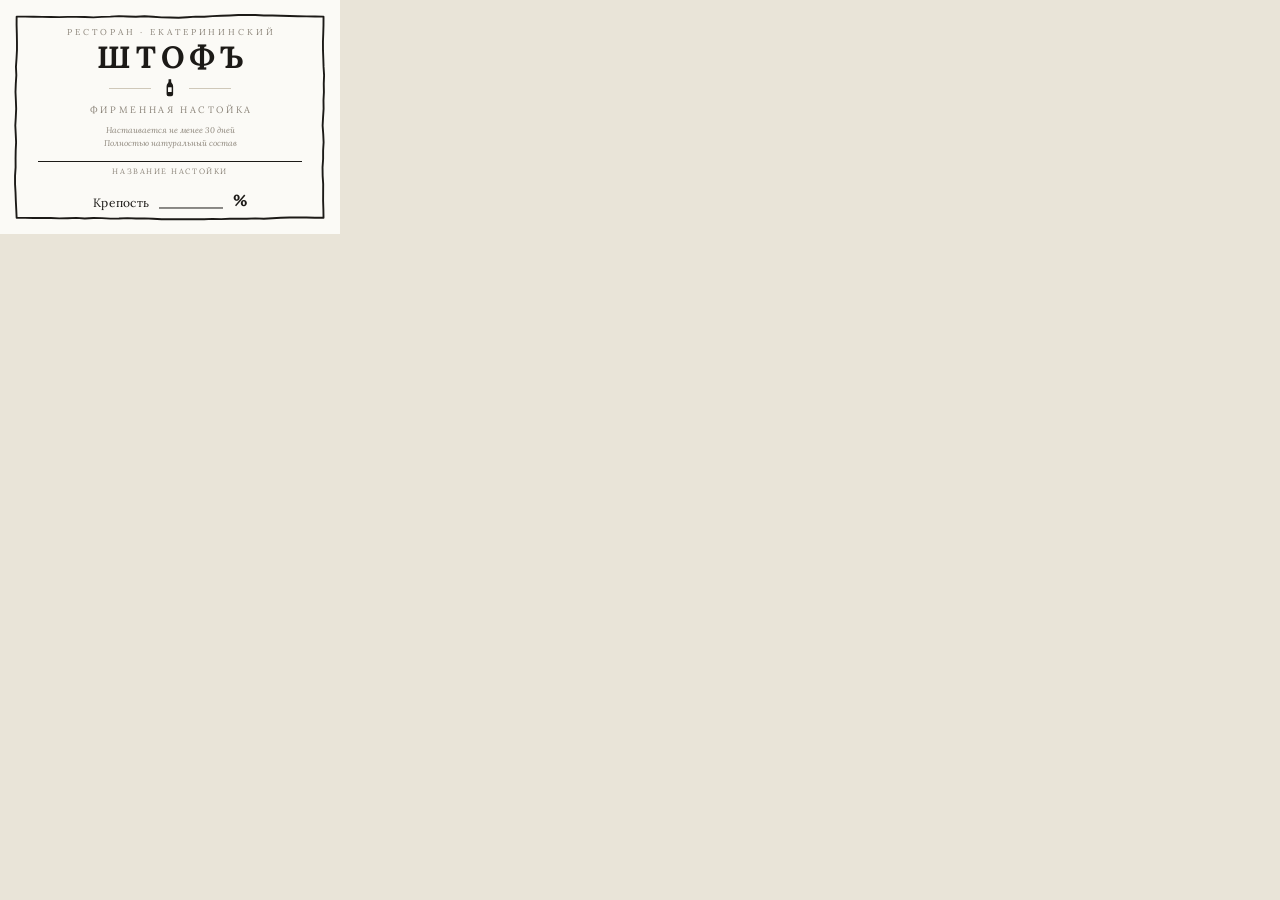
<file: nastoyka-label.html>
<!DOCTYPE html>
<html lang="ru"><head><meta charset="UTF-8"><title>ШТОФЪ — Этикетка настойки</title>
<style>
  @import url('https://fonts.googleapis.com/css2?family=Lora:ital,wght@0,400;0,500;0,600;0,700;1,400&display=swap');
  @page { size: 90mm 62mm; margin: 0; }
  * { margin:0; padding:0; box-sizing:border-box; }
  html,body { background:#e9e4d8; -webkit-print-color-adjust:exact; print-color-adjust:exact; }
  body { font-family:"Lora",Georgia,serif; color:#1C1A17; }

  .label { position:relative; width:90mm; height:62mm; background:#FBFAF6; overflow:hidden; }
  .frame { position:absolute; inset:0; width:100%; height:100%; }
  .content { position:absolute; inset:0; padding:7mm 9mm 6.5mm;
             display:flex; flex-direction:column; align-items:center; text-align:center; }

  /* айдентика */
  .eyebrow { font-size:6.4pt; letter-spacing:.34em; text-transform:uppercase; color:#8C857A; padding-left:.34em; }
  .word { font-size:23pt; font-weight:700; letter-spacing:.16em; line-height:1; margin:1.1mm 0 0; padding-left:.16em; }
  .mkrow { display:flex; align-items:center; justify-content:center; gap:3mm; margin:1.6mm 0 0; }
  .mkrow .ln { width:11mm; height:0; border-top:0.3mm solid #CFC8B9; }
  .mk { height:5.2mm; width:auto; }
  .kind { font-size:7pt; letter-spacing:.28em; text-transform:uppercase; color:#8C857A; margin-top:1.6mm; padding-left:.28em; }
  .tagline { font-size:6.2pt; font-style:italic; line-height:1.5; color:#8C857A; margin-top:2.2mm; }

  /* поля под маркер */
  .fields { margin-top:auto; width:100%; }
  .fld-name { width:100%; }
  .fld-name .line { height:0; border-bottom:0.4mm solid #1C1A17; margin:0 1mm; }
  .fld-name .cap { font-size:5.8pt; letter-spacing:.2em; text-transform:uppercase; color:#8C857A; margin-top:1.2mm; }

  .fld-abv { display:flex; align-items:flex-end; justify-content:center; gap:2.6mm; margin-top:3.6mm; }
  .fld-abv .lbl { font-size:9pt; letter-spacing:.02em; }
  .fld-abv .box { width:17mm; height:0; border-bottom:0.4mm solid #1C1A17; transform:translateY(-0.4mm); }
  .fld-abv .pct { font-size:12pt; font-weight:700; }
</style></head>
<body>
<div class="label" data-document-role="page">
  <svg class="frame" viewBox="0 0 90 62" preserveAspectRatio="none" xmlns="http://www.w3.org/2000/svg"><path d="M 4.40 4.40 L 6.66 4.40 L 8.91 4.45 L 11.17 4.46 L 13.42 4.49 L 15.68 4.53 L 17.93 4.46 L 20.19 4.46 L 22.44 4.50 L 24.70 4.60 L 26.96 4.47 L 29.21 4.40 L 31.47 4.27 L 33.72 4.37 L 35.98 4.43 L 38.23 4.29 L 40.49 4.44 L 42.74 4.59 L 45.00 4.64 L 47.26 4.68 L 49.51 4.57 L 51.77 4.41 L 54.02 4.42 L 56.28 4.28 L 58.53 4.18 L 60.79 4.10 L 63.04 3.98 L 65.30 3.98 L 67.56 3.98 L 69.81 4.09 L 72.07 4.10 L 74.32 4.18 L 76.58 4.23 L 78.83 4.30 L 81.09 4.33 L 83.34 4.35 L 85.60 4.40 L 85.59 6.62 L 85.53 8.83 L 85.45 11.05 L 85.46 13.27 L 85.54 15.48 L 85.61 17.70 L 85.75 19.92 L 85.66 22.13 L 85.70 24.35 L 85.59 26.57 L 85.62 28.78 L 85.48 31.00 L 85.36 33.22 L 85.52 35.43 L 85.62 37.65 L 85.49 39.87 L 85.49 42.08 L 85.34 44.30 L 85.37 46.52 L 85.51 48.73 L 85.50 50.95 L 85.49 53.17 L 85.56 55.38 L 85.60 57.60 L 83.34 57.61 L 81.09 57.56 L 78.83 57.50 L 76.58 57.55 L 74.32 57.61 L 72.07 57.74 L 69.81 57.88 L 67.56 57.79 L 65.30 57.89 L 63.04 57.87 L 60.79 57.89 L 58.53 57.99 L 56.28 57.91 L 54.02 58.02 L 51.77 57.97 L 49.51 58.02 L 47.26 58.02 L 45.00 58.02 L 42.74 58.02 L 40.49 57.87 L 38.23 57.77 L 35.98 57.83 L 33.72 57.71 L 31.47 57.80 L 29.21 57.84 L 26.96 57.72 L 24.70 57.68 L 22.44 57.81 L 20.19 57.65 L 17.93 57.74 L 15.68 57.78 L 13.42 57.69 L 11.17 57.69 L 8.91 57.68 L 6.66 57.66 L 4.40 57.60 L 4.30 55.38 L 4.19 53.17 L 4.11 50.95 L 3.98 48.73 L 3.98 46.52 L 4.13 44.30 L 4.12 42.08 L 4.15 39.87 L 4.26 37.65 L 4.16 35.43 L 4.05 33.22 L 4.18 31.00 L 4.28 28.78 L 4.20 26.57 L 4.10 24.35 L 4.18 22.13 L 4.32 19.92 L 4.22 17.70 L 4.37 15.48 L 4.49 13.27 L 4.49 11.05 L 4.45 8.83 L 4.39 6.62 Z" fill="none" stroke="#1C1A17" stroke-width="0.5" stroke-linejoin="round" stroke-linecap="round"/></svg>
  <div class="content">
    <div class="eyebrow">Ресторан · Екатерининский</div>
    <div class="word">ШТОФЪ</div>
    <div class="mkrow"><span class="ln"></span><svg class="mk" viewBox="0 0 24 30" xmlns="http://www.w3.org/2000/svg"><path fill="#1C1A17" d="M10 2 H14 V5 Q14 7 15.4 8.4 Q17 10 17 13 V25 Q17 28 14 28 H10 Q7 28 7 25 V13 Q7 10 8.6 8.4 Q10 7 10 5 Z"/><rect x="9.2" y="14" width="5.6" height="7.5" rx="0.6" fill="#FBFAF6"/></svg><span class="ln"></span></div>
    <div class="kind">Фирменная настойка</div>
    <div class="tagline">Настаивается не менее 30 дней<br>Полностью натуральный состав</div>

    <div class="fields">
      <div class="fld-name">
        <div class="line"></div>
        <div class="cap">название настойки</div>
      </div>
      <div class="fld-abv">
        <span class="lbl">Крепость</span>
        <span class="box"></span>
        <span class="pct">%</span>
      </div>
    </div>
  </div>
</div>
</body></html>
</file>
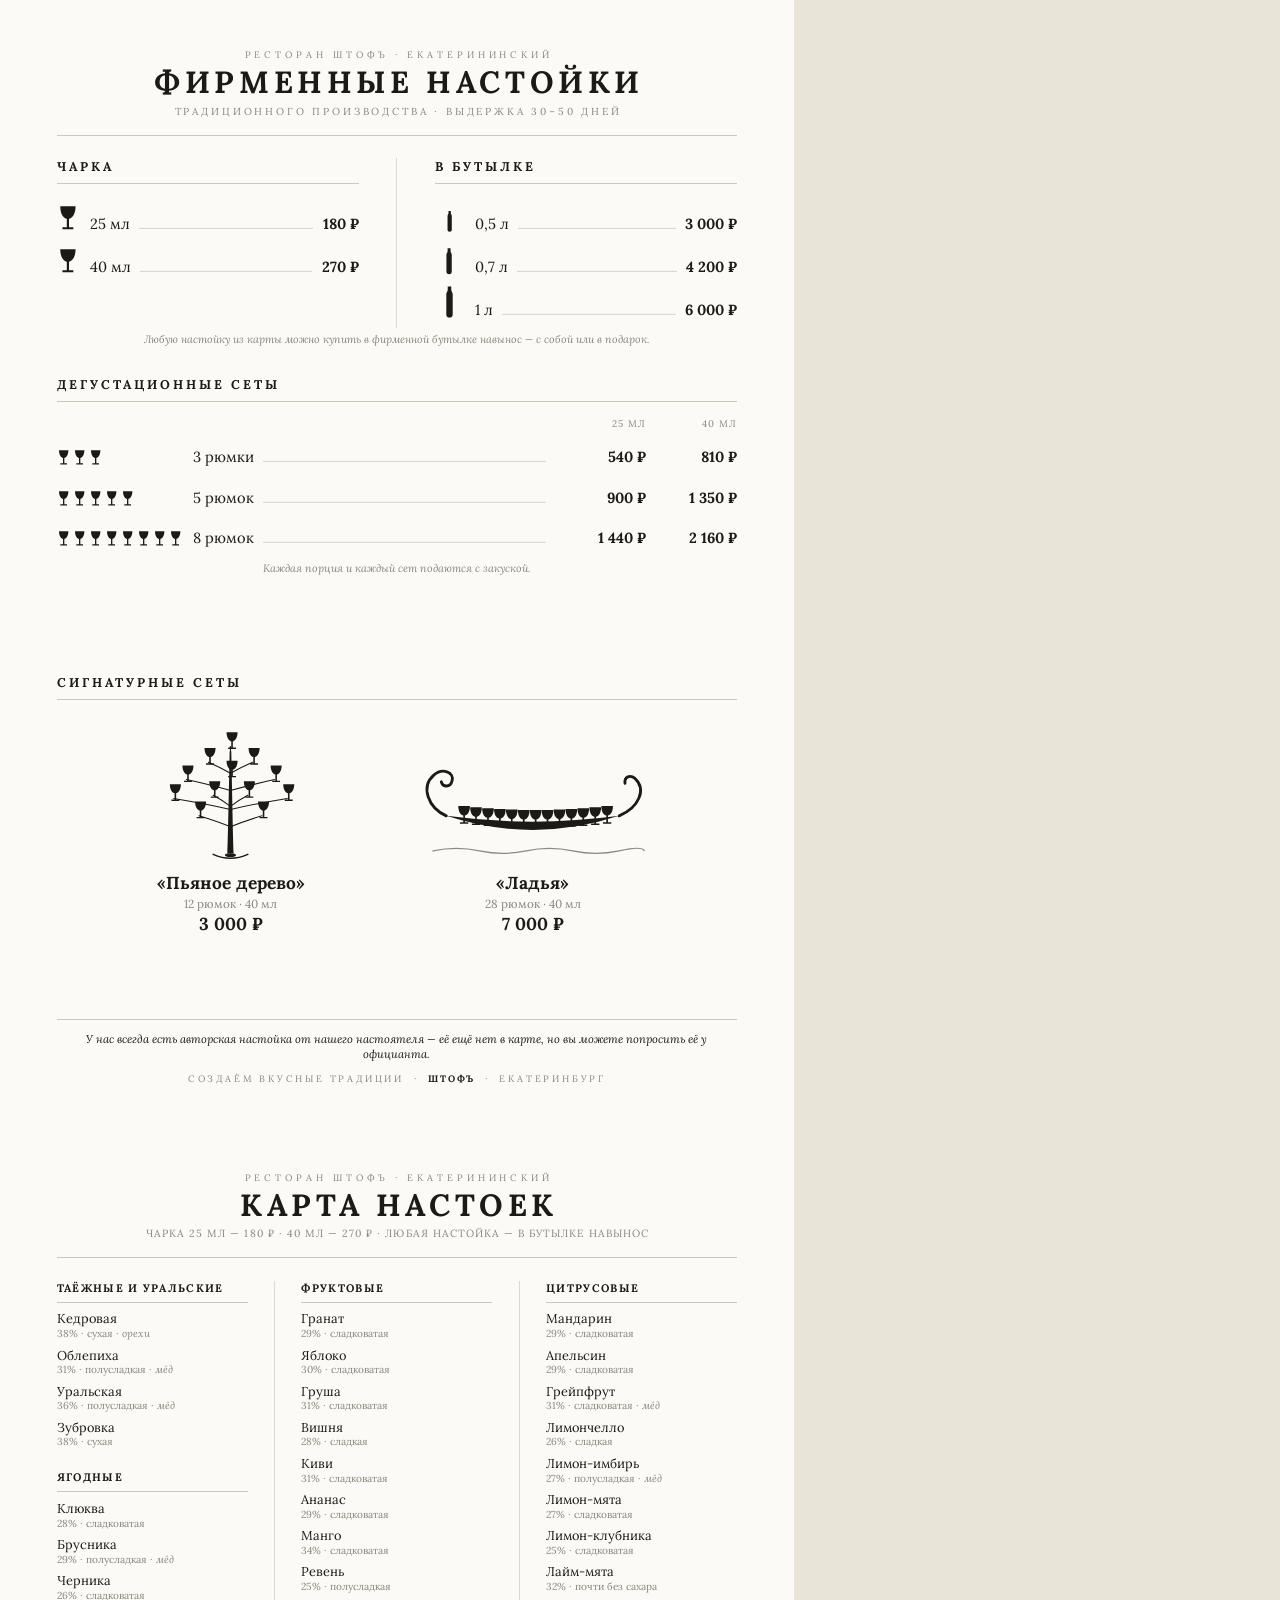
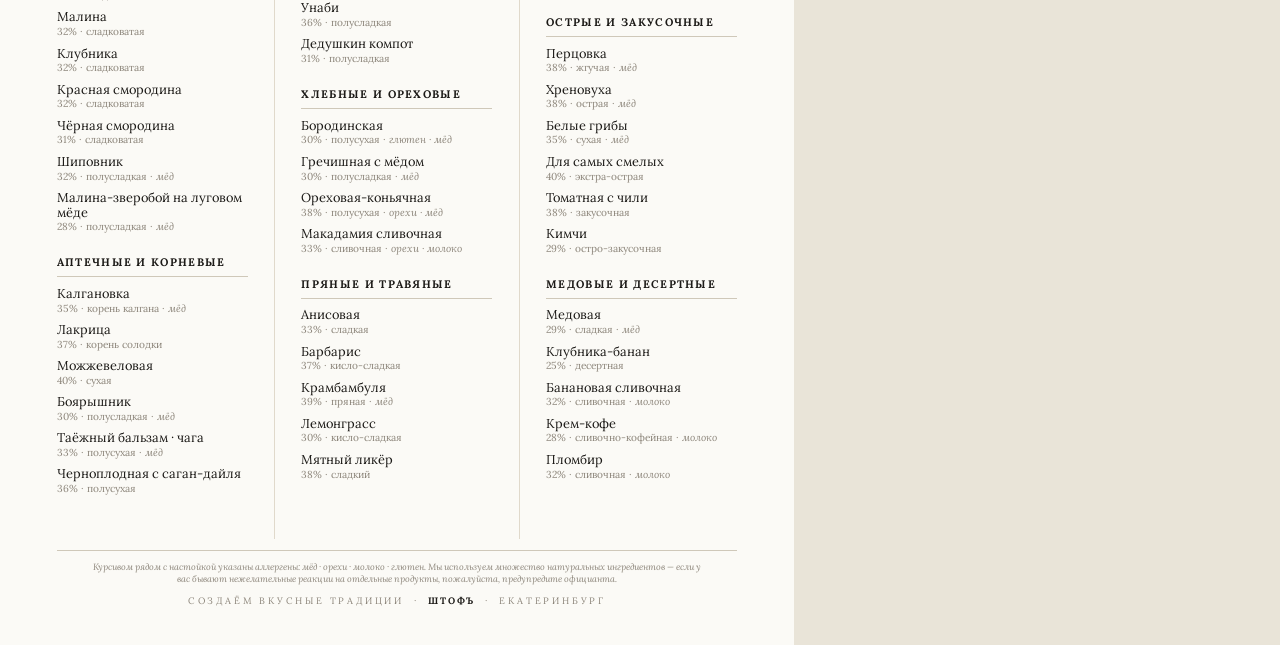
<file: nastoyki-a4.html>
<!DOCTYPE html>
<html lang="ru"><head><meta charset="UTF-8"><title>ШТОФЪ — Карта настоек</title>
<style>
  @import url('https://fonts.googleapis.com/css2?family=Lora:ital,wght@0,400;0,500;0,600;0,700;1,400&display=swap');
  @page { size: A4 portrait; margin: 0; }
  * { margin:0; padding:0; box-sizing:border-box; }
  html,body { background:#e9e4d8; -webkit-print-color-adjust:exact; print-color-adjust:exact; }
  body { font-family:"Lora",Georgia,serif; color:#1C1A17; }
  .page { width:210mm; height:297mm; background:#FBFAF6; position:relative; overflow:hidden;
           padding:13mm 15mm 10mm; display:flex; flex-direction:column; page-break-after:always; }
  .page:last-child { page-break-after:auto; }

  /* ШАПКА */
  .head { text-align:center; }
  .kicker { font-size:7pt; letter-spacing:.42em; text-transform:uppercase; color:#8C857A; padding-left:.42em; }
  .title { font-size:23pt; letter-spacing:.15em; text-transform:uppercase; font-weight:700;
            line-height:1; margin:1.6mm 0 1.8mm; padding-left:.15em; }
  .sub { font-size:7.6pt; letter-spacing:.28em; text-transform:uppercase; color:#8C857A; padding-left:.28em; }
  .sub2 { font-size:7.8pt; letter-spacing:.10em; text-transform:uppercase; color:#8C857A; padding-left:.10em; }
  .hr { height:0; border-top:0.2mm solid #CFC8B9; margin:4.5mm 0 0; }

  /* ЛИЦО — фиксированный вертикальный ритм секций; свободный воздух — сигнатурному блоку */
  .fmain { flex:1 1 auto; min-height:0; display:flex; flex-direction:column; padding-top:6mm; }
  .fsec { flex:none; }
  .fsec + .fsec { margin-top:8mm; }
  .fsec-sig { flex:1 1 auto; display:flex; flex-direction:column; justify-content:center; }

  .lbl { font-size:9.5pt; letter-spacing:.24em; text-transform:uppercase; font-weight:700;
          padding-bottom:2.2mm; margin-bottom:4mm; border-bottom:0.2mm solid #CFC8B9; }

  /* подача: «Чарка» и «В бутылке» двумя колонками (единый кегль в строке — правило Canva) */
  .pf { display:flex; gap:10mm; }
  .pcol { flex:1 1 0; min-width:0; }
  .pcol + .pcol { border-left:0.2mm solid #E0D9CB; padding-left:10mm; }
  /* единый ритм строк 9мм в обеих колонках; иконки по нижней линии текста */
  .pr { display:flex; align-items:flex-end; height:9mm; margin-bottom:2.4mm; }
  .g-pr { height:7.5mm; width:auto; margin-right:3mm; }
  .bw { display:inline-flex; align-items:flex-end; justify-content:center; width:7.5mm; margin-right:3mm; }
  .bt05 { height:6mm; width:auto; }
  .bt07 { height:7.5mm; width:auto; }
  .bt10 { height:9mm; width:auto; }
  .pv { font-size:11pt; white-space:nowrap; }
  /* лидер: сплошная волосяная (dotted Canva теряет при импорте) */
  .pd { flex:1; border-bottom:0.2mm solid #D9D2C4; margin:0 2.5mm; transform:translateY(-1.1mm); min-width:2mm; }
  .pp { font-size:11pt; font-weight:700; white-space:nowrap; }
  .bnote { font-size:8pt; font-style:italic; color:#8C857A; margin-top:1mm; line-height:1.35;
            text-align:center; }

  /* дегустационные сеты: матрица «размер × налив» — правые кромки цен дают
     сквозную вертикаль с ценами подачи выше */
  .srow { display:flex; align-items:flex-end; height:8.5mm; margin-bottom:2.2mm; }
  .srow:last-child { margin-bottom:0; }
  .shead { height:auto; margin-bottom:1.2mm; }
  .cluster { display:flex; align-items:flex-end; gap:0.7mm; width:36mm; }
  .gs { height:4.6mm; width:auto; }
  .snm { font-size:11pt; white-space:nowrap; }
  .sd { flex:1; border-bottom:0.2mm solid #D9D2C4; margin:0 2.5mm; transform:translateY(-1.1mm); min-width:2mm; }
  .sd0 { flex:1; }
  .sv { width:24mm; text-align:right; font-size:7.2pt; letter-spacing:.10em; text-transform:uppercase; color:#8C857A; }
  .spr { width:24mm; text-align:right; font-size:11pt; font-weight:700; white-space:nowrap; }
  .setnote { font-size:8pt; font-style:italic; color:#8C857A; margin-top:3.6mm; text-align:center; }

  /* сигнатурные — дерево и ладья рядом, подписи по низу */
  .sigrow { display:flex; justify-content:center; align-items:flex-end; gap:22mm; }
  .sig { text-align:center; }
  .tree-svg { width:50mm; height:auto; display:block; margin:0 auto 2.4mm; }
  .boat-svg { width:66mm; height:auto; display:block; margin:0 auto 2.4mm; }
  .sig .sn { font-size:13pt; font-weight:700; }
  .sig .ss { font-size:8.8pt; color:#8C857A; margin-top:.5mm; }
  .sig .sp { font-size:13pt; font-weight:700; margin-top:.6mm; }

  /* ОБОРОТ — каталог 3 колонки */
  .cbody { flex:1 1 auto; min-height:0; display:flex; padding-top:6mm; }
  .ccol { flex:1 1 0; min-width:0; padding-right:7mm; }
  .ccol + .ccol { border-left:0.2mm solid #E0D9CB; padding-left:7mm; }
  .ccol:last-child { padding-right:0; }
  .cat { margin-bottom:6mm; break-inside:avoid; }
  /* шапка категории — та же система, что .lbl лица: капс + линейка во всю ширину колонки */
  .ch { font-size:8.2pt; letter-spacing:.12em; text-transform:uppercase; font-weight:700;
         white-space:nowrap; padding-bottom:1.8mm; margin-bottom:2.6mm;
         border-bottom:0.2mm solid #CFC8B9; }
  .it { margin-bottom:2.4mm; }
  .nm { font-size:9.6pt; line-height:1.14; }
  .meta { font-size:7.6pt; line-height:1.12; color:#8C857A; margin-top:.3mm; }
  .meta .al { font-style:italic; }

  /* ПОДВАЛ */
  .asknote { flex:none; margin-top:4mm; padding-top:3mm; border-top:0.2mm solid #CFC8B9;
              text-align:center; font-size:8.4pt; font-style:italic; line-height:1.4; color:#1C1A17;
              padding-left:6mm; padding-right:6mm; }
  .foot { flex:none; margin-top:2.6mm; text-align:center; font-size:7pt; letter-spacing:.30em;
           text-transform:uppercase; color:#8C857A; }
  .foot b { color:#1C1A17; font-weight:700; letter-spacing:.20em; }
  /* подвал оборота — та же схема, что на лице: линейка → примечание → брендовая строка */
  .asknote2 { flex:none; margin-top:3mm; padding-top:2.6mm; border-top:0.2mm solid #CFC8B9;
               text-align:center; font-size:6.8pt; font-style:italic; line-height:1.35; color:#8C857A;
               padding-left:8mm; padding-right:8mm; }
</style></head>
<body>

<!-- ══════════ СТРАНИЦА 1 · ЛИЦО ══════════ -->
<div class="page" data-document-role="page" data-label="Лицо · подача и сеты">

  <div class="head">
    <div class="kicker">Ресторан ШТОФЪ · Екатерининский</div>
    <div class="title">Фирменные настойки</div>
    <div class="sub">традиционного производства · выдержка 30–50 дней</div>
  </div>
  <div class="hr"></div>

  <div class="fmain">
    <div class="fsec">
      <div class="pf">
        <div class="pcol">
          <div class="lbl">Чарка</div>
          <div class="pr"><svg class="g-pr" viewBox="0 0 20 26" xmlns="http://www.w3.org/2000/svg"><path fill="#1C1A17" d="M3 2 H17 C17 9.6 13.8 12.9 11 13.5 V21.4 H15 V23.2 H5 V21.4 H9 V13.5 C6.2 12.9 3 9.6 3 2 Z"/></svg><span class="pv">25 мл</span><span class="pd"></span><span class="pp">180 ₽</span></div>
          <div class="pr"><svg class="g-pr" viewBox="0 0 20 26" xmlns="http://www.w3.org/2000/svg"><path fill="#1C1A17" d="M3 2 H17 C17 9.6 13.8 12.9 11 13.5 V21.4 H15 V23.2 H5 V21.4 H9 V13.5 C6.2 12.9 3 9.6 3 2 Z"/></svg><span class="pv">40 мл</span><span class="pd"></span><span class="pp">270 ₽</span></div>
        </div>
        <div class="pcol">
          <div class="lbl">В бутылке</div>
          <div class="pr"><span class="bw"><svg class="bt05" viewBox="0 0 24 48" xmlns="http://www.w3.org/2000/svg"><path fill="#1C1A17" d="M9.5 2 H14.5 V7 C14.5 9.2 16.5 10.2 16.5 13.2 V42 C16.5 44.6 14.8 46 12 46 C9.2 46 7.5 44.6 7.5 42 V13.2 C7.5 10.2 9.5 9.2 9.5 7 Z"/></svg></span><span class="pv">0,5 л</span><span class="pd"></span><span class="pp">3 000 ₽</span></div>
          <div class="pr"><span class="bw"><svg class="bt07" viewBox="0 0 24 48" xmlns="http://www.w3.org/2000/svg"><path fill="#1C1A17" d="M9.5 2 H14.5 V7 C14.5 9.2 16.5 10.2 16.5 13.2 V42 C16.5 44.6 14.8 46 12 46 C9.2 46 7.5 44.6 7.5 42 V13.2 C7.5 10.2 9.5 9.2 9.5 7 Z"/></svg></span><span class="pv">0,7 л</span><span class="pd"></span><span class="pp">4 200 ₽</span></div>
          <div class="pr"><span class="bw"><svg class="bt10" viewBox="0 0 24 48" xmlns="http://www.w3.org/2000/svg"><path fill="#1C1A17" d="M9.5 2 H14.5 V7 C14.5 9.2 16.5 10.2 16.5 13.2 V42 C16.5 44.6 14.8 46 12 46 C9.2 46 7.5 44.6 7.5 42 V13.2 C7.5 10.2 9.5 9.2 9.5 7 Z"/></svg></span><span class="pv">1 л</span><span class="pd"></span><span class="pp">6 000 ₽</span></div>
        </div>
      </div>
      <div class="bnote">Любую настойку из карты можно купить в фирменной бутылке навынос — с собой или в подарок.</div>
    </div>

    <div class="fsec">
      <div class="lbl">Дегустационные сеты</div>
      <div class="smx"><div class="srow shead"><span class="cluster"></span><span class="snm"></span><span class="sd0"></span><span class="sv">25 мл</span><span class="sv">40 мл</span></div><div class="srow"><div class="cluster"><svg class="gs" viewBox="0 0 20 26" xmlns="http://www.w3.org/2000/svg"><path fill="#1C1A17" d="M3 2 H17 C17 9.6 13.8 12.9 11 13.5 V21.4 H15 V23.2 H5 V21.4 H9 V13.5 C6.2 12.9 3 9.6 3 2 Z"/></svg><svg class="gs" viewBox="0 0 20 26" xmlns="http://www.w3.org/2000/svg"><path fill="#1C1A17" d="M3 2 H17 C17 9.6 13.8 12.9 11 13.5 V21.4 H15 V23.2 H5 V21.4 H9 V13.5 C6.2 12.9 3 9.6 3 2 Z"/></svg><svg class="gs" viewBox="0 0 20 26" xmlns="http://www.w3.org/2000/svg"><path fill="#1C1A17" d="M3 2 H17 C17 9.6 13.8 12.9 11 13.5 V21.4 H15 V23.2 H5 V21.4 H9 V13.5 C6.2 12.9 3 9.6 3 2 Z"/></svg></div><span class="snm">3 рюмки</span><span class="sd"></span><span class="spr">540 ₽</span><span class="spr">810 ₽</span></div><div class="srow"><div class="cluster"><svg class="gs" viewBox="0 0 20 26" xmlns="http://www.w3.org/2000/svg"><path fill="#1C1A17" d="M3 2 H17 C17 9.6 13.8 12.9 11 13.5 V21.4 H15 V23.2 H5 V21.4 H9 V13.5 C6.2 12.9 3 9.6 3 2 Z"/></svg><svg class="gs" viewBox="0 0 20 26" xmlns="http://www.w3.org/2000/svg"><path fill="#1C1A17" d="M3 2 H17 C17 9.6 13.8 12.9 11 13.5 V21.4 H15 V23.2 H5 V21.4 H9 V13.5 C6.2 12.9 3 9.6 3 2 Z"/></svg><svg class="gs" viewBox="0 0 20 26" xmlns="http://www.w3.org/2000/svg"><path fill="#1C1A17" d="M3 2 H17 C17 9.6 13.8 12.9 11 13.5 V21.4 H15 V23.2 H5 V21.4 H9 V13.5 C6.2 12.9 3 9.6 3 2 Z"/></svg><svg class="gs" viewBox="0 0 20 26" xmlns="http://www.w3.org/2000/svg"><path fill="#1C1A17" d="M3 2 H17 C17 9.6 13.8 12.9 11 13.5 V21.4 H15 V23.2 H5 V21.4 H9 V13.5 C6.2 12.9 3 9.6 3 2 Z"/></svg><svg class="gs" viewBox="0 0 20 26" xmlns="http://www.w3.org/2000/svg"><path fill="#1C1A17" d="M3 2 H17 C17 9.6 13.8 12.9 11 13.5 V21.4 H15 V23.2 H5 V21.4 H9 V13.5 C6.2 12.9 3 9.6 3 2 Z"/></svg></div><span class="snm">5 рюмок</span><span class="sd"></span><span class="spr">900 ₽</span><span class="spr">1 350 ₽</span></div><div class="srow"><div class="cluster"><svg class="gs" viewBox="0 0 20 26" xmlns="http://www.w3.org/2000/svg"><path fill="#1C1A17" d="M3 2 H17 C17 9.6 13.8 12.9 11 13.5 V21.4 H15 V23.2 H5 V21.4 H9 V13.5 C6.2 12.9 3 9.6 3 2 Z"/></svg><svg class="gs" viewBox="0 0 20 26" xmlns="http://www.w3.org/2000/svg"><path fill="#1C1A17" d="M3 2 H17 C17 9.6 13.8 12.9 11 13.5 V21.4 H15 V23.2 H5 V21.4 H9 V13.5 C6.2 12.9 3 9.6 3 2 Z"/></svg><svg class="gs" viewBox="0 0 20 26" xmlns="http://www.w3.org/2000/svg"><path fill="#1C1A17" d="M3 2 H17 C17 9.6 13.8 12.9 11 13.5 V21.4 H15 V23.2 H5 V21.4 H9 V13.5 C6.2 12.9 3 9.6 3 2 Z"/></svg><svg class="gs" viewBox="0 0 20 26" xmlns="http://www.w3.org/2000/svg"><path fill="#1C1A17" d="M3 2 H17 C17 9.6 13.8 12.9 11 13.5 V21.4 H15 V23.2 H5 V21.4 H9 V13.5 C6.2 12.9 3 9.6 3 2 Z"/></svg><svg class="gs" viewBox="0 0 20 26" xmlns="http://www.w3.org/2000/svg"><path fill="#1C1A17" d="M3 2 H17 C17 9.6 13.8 12.9 11 13.5 V21.4 H15 V23.2 H5 V21.4 H9 V13.5 C6.2 12.9 3 9.6 3 2 Z"/></svg><svg class="gs" viewBox="0 0 20 26" xmlns="http://www.w3.org/2000/svg"><path fill="#1C1A17" d="M3 2 H17 C17 9.6 13.8 12.9 11 13.5 V21.4 H15 V23.2 H5 V21.4 H9 V13.5 C6.2 12.9 3 9.6 3 2 Z"/></svg><svg class="gs" viewBox="0 0 20 26" xmlns="http://www.w3.org/2000/svg"><path fill="#1C1A17" d="M3 2 H17 C17 9.6 13.8 12.9 11 13.5 V21.4 H15 V23.2 H5 V21.4 H9 V13.5 C6.2 12.9 3 9.6 3 2 Z"/></svg><svg class="gs" viewBox="0 0 20 26" xmlns="http://www.w3.org/2000/svg"><path fill="#1C1A17" d="M3 2 H17 C17 9.6 13.8 12.9 11 13.5 V21.4 H15 V23.2 H5 V21.4 H9 V13.5 C6.2 12.9 3 9.6 3 2 Z"/></svg></div><span class="snm">8 рюмок</span><span class="sd"></span><span class="spr">1 440 ₽</span><span class="spr">2 160 ₽</span></div></div>
      <div class="setnote">Каждая порция и каждый сет подаются с закуской.</div>
    </div>

    <div class="fsec fsec-sig">
      <div class="lbl">Сигнатурные сеты</div>
      <div class="sigrow">
        <div class="sig">
          <svg class="tree-svg" viewBox="0 0 240 188" xmlns="http://www.w3.org/2000/svg"><defs><path id="tg" fill="#1C1A17" d="M3 2 H17 C17 9.6 13.8 12.9 11 13.5 V21.4 H15 V23.2 H5 V21.4 H9 V13.5 C6.2 12.9 3 9.6 3 2 Z"/></defs><path d="M120 54 Q120 47 120 40" fill="none" stroke="#1C1A17" stroke-width="1.4" stroke-linecap="round"/><path d="M120 74 Q108 67 92 60" fill="none" stroke="#1C1A17" stroke-width="1.4" stroke-linecap="round"/><path d="M120 74 Q132 67 148 60" fill="none" stroke="#1C1A17" stroke-width="1.4" stroke-linecap="round"/><path d="M120 90 Q120 83 120 76" fill="none" stroke="#1C1A17" stroke-width="1.4" stroke-linecap="round"/><path d="M120 96 Q96 89 64 82" fill="none" stroke="#1C1A17" stroke-width="1.4" stroke-linecap="round"/><path d="M120 96 Q144 89 176 82" fill="none" stroke="#1C1A17" stroke-width="1.4" stroke-linecap="round"/><path d="M120 120 Q90 113 48 106" fill="none" stroke="#1C1A17" stroke-width="1.4" stroke-linecap="round"/><path d="M120 116 Q111 109 98 102" fill="none" stroke="#1C1A17" stroke-width="1.4" stroke-linecap="round"/><path d="M120 116 Q129 109 142 102" fill="none" stroke="#1C1A17" stroke-width="1.4" stroke-linecap="round"/><path d="M120 120 Q150 113 192 106" fill="none" stroke="#1C1A17" stroke-width="1.4" stroke-linecap="round"/><path d="M120 142 Q103 135 80 128" fill="none" stroke="#1C1A17" stroke-width="1.4" stroke-linecap="round"/><path d="M120 142 Q137 135 160 128" fill="none" stroke="#1C1A17" stroke-width="1.4" stroke-linecap="round"/><path d="M116 176 C117 150 118 92 119 46 L121 46 C122 92 123 150 124 176 Z" fill="#1C1A17"/><path d="M98 177 Q120 187 142 177" fill="none" stroke="#1C1A17" stroke-width="2" stroke-linecap="round"/><ellipse cx="120" cy="178" rx="7" ry="2.3" fill="#1C1A17"/><use href="#tg" x="112.0" y="20" width="16" height="20"/><use href="#tg" x="84.0" y="40" width="16" height="20"/><use href="#tg" x="140.0" y="40" width="16" height="20"/><use href="#tg" x="112.0" y="56" width="16" height="20"/><use href="#tg" x="56.0" y="62" width="16" height="20"/><use href="#tg" x="168.0" y="62" width="16" height="20"/><use href="#tg" x="40.0" y="86" width="16" height="20"/><use href="#tg" x="90.0" y="82" width="16" height="20"/><use href="#tg" x="134.0" y="82" width="16" height="20"/><use href="#tg" x="184.0" y="86" width="16" height="20"/><use href="#tg" x="72.0" y="108" width="16" height="20"/><use href="#tg" x="152.0" y="108" width="16" height="20"/></svg>
          <div class="sn">«Пьяное дерево»</div><div class="ss">12 рюмок · 40 мл</div><div class="sp">3 000 ₽</div>
        </div>
        <div class="sig">
          <svg class="boat-svg" viewBox="0 0 300 134" xmlns="http://www.w3.org/2000/svg"><defs><path id="bg" fill="#1C1A17" d="M3 2 H17 C17 9.6 13.8 12.9 11 13.5 V21.4 H15 V23.2 H5 V21.4 H9 V13.5 C6.2 12.9 3 9.6 3 2 Z"/></defs><path d="M46 78 Q150 92 254 78 Q150 112 46 78 Z" fill="#1C1A17"/><path d="M46 78 C24 68 15 43 31 29 C41 20 56 25 53 36 C51 44 42 44 40 37" fill="none" stroke="#1C1A17" stroke-width="3.4" stroke-linecap="round" stroke-linejoin="round"/><path d="M254 78 C278 68 287 46 273 33 C267 28 260 31 261 39" fill="none" stroke="#1C1A17" stroke-width="3.4" stroke-linecap="round" stroke-linejoin="round"/><use href="#bg" x="57.5" y="64.2" width="13" height="16"/><use href="#bg" x="71.8" y="65.7" width="13" height="16"/><use href="#bg" x="86.2" y="66.9" width="13" height="16"/><use href="#bg" x="100.5" y="67.8" width="13" height="16"/><use href="#bg" x="114.8" y="68.5" width="13" height="16"/><use href="#bg" x="129.2" y="68.9" width="13" height="16"/><use href="#bg" x="143.5" y="69.0" width="13" height="16"/><use href="#bg" x="157.8" y="68.9" width="13" height="16"/><use href="#bg" x="172.2" y="68.5" width="13" height="16"/><use href="#bg" x="186.5" y="67.8" width="13" height="16"/><use href="#bg" x="200.8" y="66.9" width="13" height="16"/><use href="#bg" x="215.2" y="65.7" width="13" height="16"/><use href="#bg" x="229.5" y="64.2" width="13" height="16"/><path d="M30 120 Q58 114 86 120 T142 120 T198 120 T254 120 T284 120" fill="none" stroke="#1C1A17" stroke-width="1.5" stroke-linecap="round" opacity="0.5"/></svg>
          <div class="sn">«Ладья»</div><div class="ss">28 рюмок · 40 мл</div><div class="sp">7 000 ₽</div>
        </div>
      </div>
    </div>
  </div>

  <div class="asknote">У нас всегда есть авторская настойка от нашего настоятеля — её ещё нет в карте, но вы можете попросить её у официанта.</div>
  <div class="foot">Создаём вкусные традиции&nbsp;&nbsp;·&nbsp;&nbsp;<b>ШТОФЪ</b>&nbsp;&nbsp;·&nbsp;&nbsp;Екатеринбург</div>

</div>

<!-- ══════════ СТРАНИЦА 2 · ОБОРОТ ══════════ -->
<div class="page" data-document-role="page" data-label="Оборот · каталог настоек">

  <div class="head">
    <div class="kicker">Ресторан ШТОФЪ · Екатерининский</div>
    <div class="title">Карта настоек</div>
    <div class="sub2">чарка 25 мл — 180 ₽ · 40 мл — 270 ₽ · любая настойка — в бутылке навынос</div>
  </div>
  <div class="hr"></div>

  <div class="cbody"><div class="ccol"><div class="cat"><div class="ch">Таёжные и уральские</div><div class="it"><div class="nm">Кедровая</div><div class="meta">38% · сухая · <i class="al">орехи</i></div></div><div class="it"><div class="nm">Облепиха</div><div class="meta">31% · полусладкая · <i class="al">мёд</i></div></div><div class="it"><div class="nm">Уральская</div><div class="meta">36% · полусладкая · <i class="al">мёд</i></div></div><div class="it"><div class="nm">Зубровка</div><div class="meta">38% · сухая</div></div></div><div class="cat"><div class="ch">Ягодные</div><div class="it"><div class="nm">Клюква</div><div class="meta">28% · сладковатая</div></div><div class="it"><div class="nm">Брусника</div><div class="meta">29% · полусладкая · <i class="al">мёд</i></div></div><div class="it"><div class="nm">Черника</div><div class="meta">26% · сладковатая</div></div><div class="it"><div class="nm">Малина</div><div class="meta">32% · сладковатая</div></div><div class="it"><div class="nm">Клубника</div><div class="meta">32% · сладковатая</div></div><div class="it"><div class="nm">Красная смородина</div><div class="meta">32% · сладковатая</div></div><div class="it"><div class="nm">Чёрная смородина</div><div class="meta">31% · сладковатая</div></div><div class="it"><div class="nm">Шиповник</div><div class="meta">32% · полусладкая · <i class="al">мёд</i></div></div><div class="it"><div class="nm">Малина-зверобой на луговом мёде</div><div class="meta">28% · полусладкая · <i class="al">мёд</i></div></div></div><div class="cat"><div class="ch">Аптечные и корневые</div><div class="it"><div class="nm">Калгановка</div><div class="meta">35% · корень калгана · <i class="al">мёд</i></div></div><div class="it"><div class="nm">Лакрица</div><div class="meta">37% · корень солодки</div></div><div class="it"><div class="nm">Можжевеловая</div><div class="meta">40% · сухая</div></div><div class="it"><div class="nm">Боярышник</div><div class="meta">30% · полусладкая · <i class="al">мёд</i></div></div><div class="it"><div class="nm">Таёжный бальзам · чага</div><div class="meta">33% · полусухая · <i class="al">мёд</i></div></div><div class="it"><div class="nm">Черноплодная с саган-дайля</div><div class="meta">36% · полусухая</div></div></div></div><div class="ccol"><div class="cat"><div class="ch">Фруктовые</div><div class="it"><div class="nm">Гранат</div><div class="meta">29% · сладковатая</div></div><div class="it"><div class="nm">Яблоко</div><div class="meta">30% · сладковатая</div></div><div class="it"><div class="nm">Груша</div><div class="meta">31% · сладковатая</div></div><div class="it"><div class="nm">Вишня</div><div class="meta">28% · сладкая</div></div><div class="it"><div class="nm">Киви</div><div class="meta">31% · сладковатая</div></div><div class="it"><div class="nm">Ананас</div><div class="meta">29% · сладковатая</div></div><div class="it"><div class="nm">Манго</div><div class="meta">34% · сладковатая</div></div><div class="it"><div class="nm">Ревень</div><div class="meta">25% · полусладкая</div></div><div class="it"><div class="nm">Унаби</div><div class="meta">36% · полусладкая</div></div><div class="it"><div class="nm">Дедушкин компот</div><div class="meta">31% · полусладкая</div></div></div><div class="cat"><div class="ch">Хлебные и ореховые</div><div class="it"><div class="nm">Бородинская</div><div class="meta">30% · полусухая · <i class="al">глютен · мёд</i></div></div><div class="it"><div class="nm">Гречишная с мёдом</div><div class="meta">30% · полусладкая · <i class="al">мёд</i></div></div><div class="it"><div class="nm">Ореховая-коньячная</div><div class="meta">38% · полусухая · <i class="al">орехи · мёд</i></div></div><div class="it"><div class="nm">Макадамия сливочная</div><div class="meta">33% · сливочная · <i class="al">орехи · молоко</i></div></div></div><div class="cat"><div class="ch">Пряные и травяные</div><div class="it"><div class="nm">Анисовая</div><div class="meta">33% · сладкая</div></div><div class="it"><div class="nm">Барбарис</div><div class="meta">37% · кисло-сладкая</div></div><div class="it"><div class="nm">Крамбамбуля</div><div class="meta">39% · пряная · <i class="al">мёд</i></div></div><div class="it"><div class="nm">Лемонграсс</div><div class="meta">30% · кисло-сладкая</div></div><div class="it"><div class="nm">Мятный ликёр</div><div class="meta">38% · сладкий</div></div></div></div><div class="ccol"><div class="cat"><div class="ch">Цитрусовые</div><div class="it"><div class="nm">Мандарин</div><div class="meta">29% · сладковатая</div></div><div class="it"><div class="nm">Апельсин</div><div class="meta">29% · сладковатая</div></div><div class="it"><div class="nm">Грейпфрут</div><div class="meta">31% · сладковатая · <i class="al">мёд</i></div></div><div class="it"><div class="nm">Лимончелло</div><div class="meta">26% · сладкая</div></div><div class="it"><div class="nm">Лимон-имбирь</div><div class="meta">27% · полусладкая · <i class="al">мёд</i></div></div><div class="it"><div class="nm">Лимон-мята</div><div class="meta">27% · сладковатая</div></div><div class="it"><div class="nm">Лимон-клубника</div><div class="meta">25% · сладковатая</div></div><div class="it"><div class="nm">Лайм-мята</div><div class="meta">32% · почти без сахара</div></div></div><div class="cat"><div class="ch">Острые и закусочные</div><div class="it"><div class="nm">Перцовка</div><div class="meta">38% · жгучая · <i class="al">мёд</i></div></div><div class="it"><div class="nm">Хреновуха</div><div class="meta">38% · острая · <i class="al">мёд</i></div></div><div class="it"><div class="nm">Белые грибы</div><div class="meta">35% · сухая · <i class="al">мёд</i></div></div><div class="it"><div class="nm">Для самых смелых</div><div class="meta">40% · экстра-острая</div></div><div class="it"><div class="nm">Томатная с чили</div><div class="meta">38% · закусочная</div></div><div class="it"><div class="nm">Кимчи</div><div class="meta">29% · остро-закусочная</div></div></div><div class="cat"><div class="ch">Медовые и десертные</div><div class="it"><div class="nm">Медовая</div><div class="meta">29% · сладкая · <i class="al">мёд</i></div></div><div class="it"><div class="nm">Клубника-банан</div><div class="meta">25% · десертная</div></div><div class="it"><div class="nm">Банановая сливочная</div><div class="meta">32% · сливочная · <i class="al">молоко</i></div></div><div class="it"><div class="nm">Крем-кофе</div><div class="meta">28% · сливочно-кофейная · <i class="al">молоко</i></div></div><div class="it"><div class="nm">Пломбир</div><div class="meta">32% · сливочная · <i class="al">молоко</i></div></div></div></div></div>

  <div class="asknote2">Курсивом рядом с настойкой указаны аллергены: мёд · орехи · молоко · глютен. Мы используем множество натуральных ингредиентов — если у вас бывают нежелательные реакции на отдельные продукты, пожалуйста, предупредите официанта.</div>
  <div class="foot">Создаём вкусные традиции&nbsp;&nbsp;·&nbsp;&nbsp;<b>ШТОФЪ</b>&nbsp;&nbsp;·&nbsp;&nbsp;Екатеринбург</div>

</div>
</body></html>
</file>
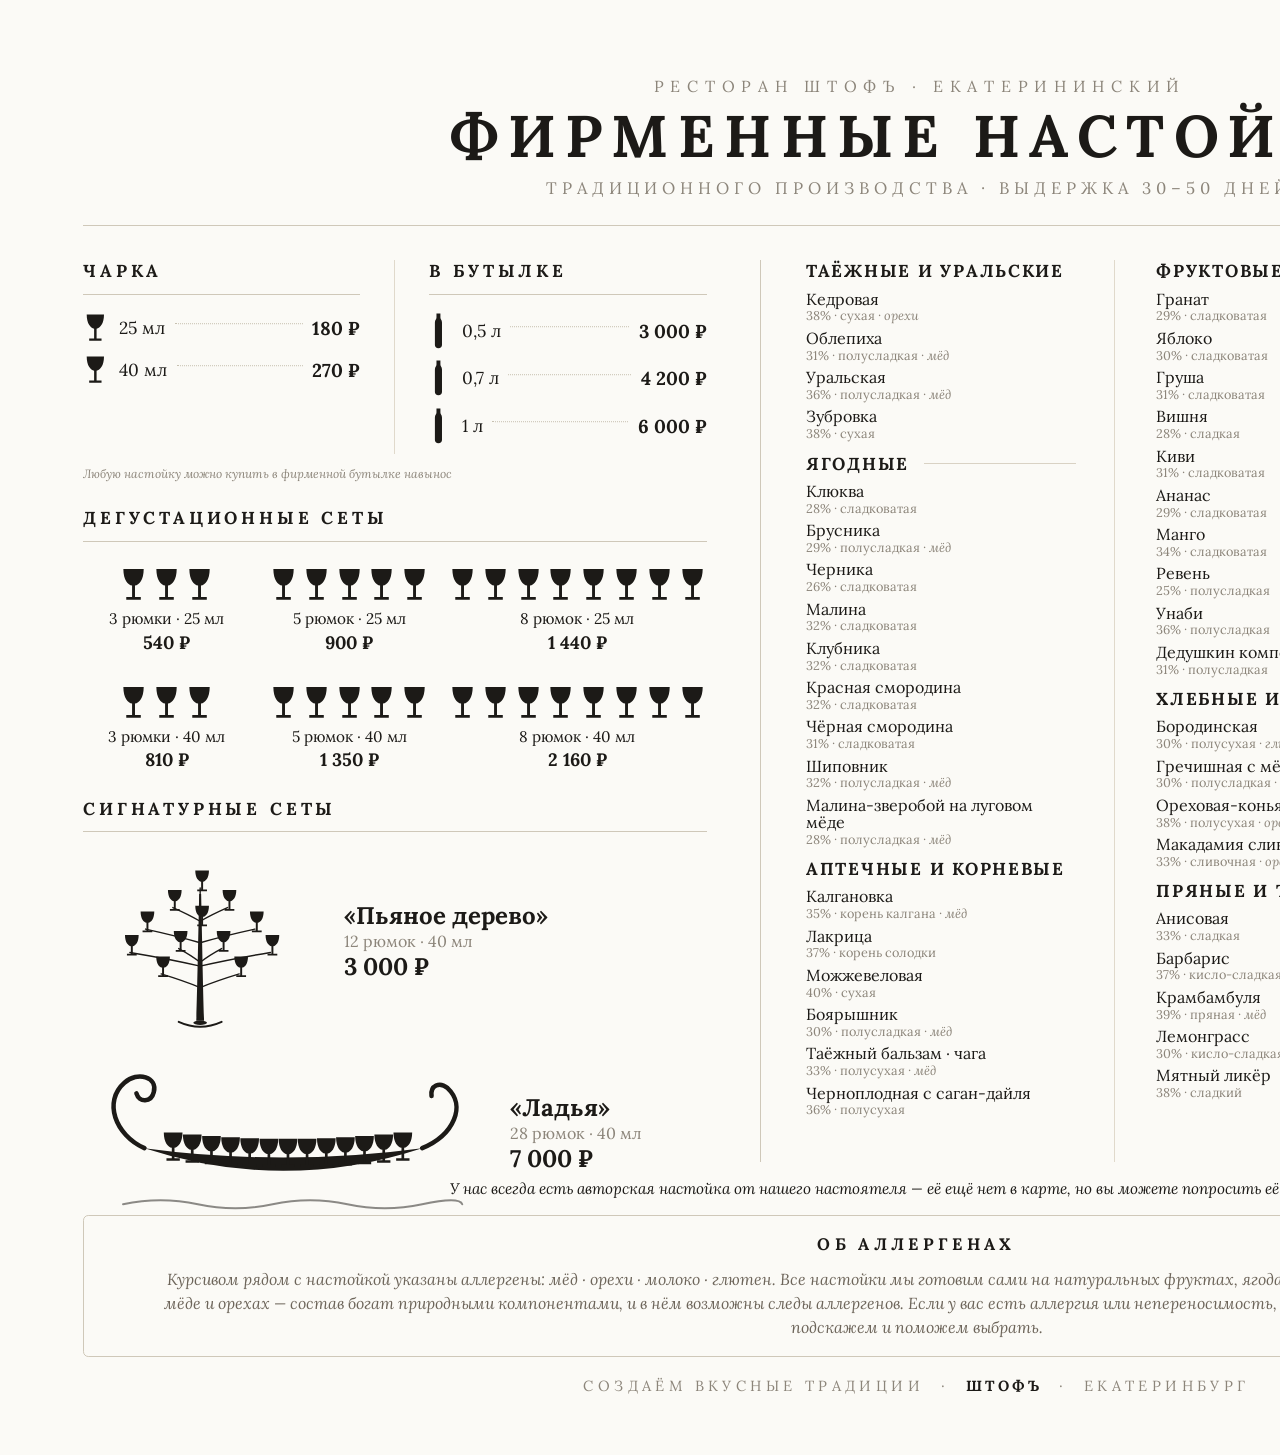
<file: nastoyki-board-485x385.html>
<!DOCTYPE html>
<html lang="ru"><head><meta charset="UTF-8"><title>ШТОФЪ — Карта настоек (планшет)</title>
<style>
  @import url('https://fonts.googleapis.com/css2?family=Lora:ital,wght@0,400;0,500;0,600;0,700;1,400&display=swap');
  @page { size: 485mm 385mm; margin: 0; }
  * { margin:0; padding:0; box-sizing:border-box; }
  html,body { background:#e9e4d8; -webkit-print-color-adjust:exact; print-color-adjust:exact; }
  body { font-family:"Lora",Georgia,serif; color:#1C1A17; }
  .page { width:485mm; height:385mm; background:#FBFAF6; position:relative; overflow:hidden;
           padding:20mm 22mm 16mm; display:flex; flex-direction:column; }

  .head { text-align:center; }
  .kicker { font-size:12pt; letter-spacing:.42em; text-transform:uppercase; color:#8C857A; padding-left:.42em; }
  .title { font-size:44pt; letter-spacing:.16em; text-transform:uppercase; font-weight:700; line-height:1; margin:3mm 0 3mm; padding-left:.16em; }
  .sub { font-size:12.5pt; letter-spacing:.30em; text-transform:uppercase; color:#8C857A; padding-left:.30em; }
  .hr { height:0; border-top:0.3mm solid #CFC8B9; margin:7mm 0 0; }

  .body { flex:1 1 auto; min-height:0; display:flex; gap:14mm; padding-top:9mm; }
  .left { width:165mm; flex:none; display:flex; flex-direction:column; }
  .right { flex:1 1 auto; display:flex; gap:10mm; border-left:0.3mm solid #CFC8B9; padding-left:12mm; }

  .lbl { font-size:13pt; letter-spacing:.22em; text-transform:uppercase; font-weight:700; padding-bottom:3mm; margin-bottom:4.5mm; border-bottom:0.3mm solid #CFC8B9; }
  .blk { margin-bottom:7mm; }

  /* подача: «Чарка» и «В бутылке» двумя колонками рядом */
  .pf { display:flex; gap:9mm; }
  .pcol { flex:1 1 0; min-width:0; }
  .pcol + .pcol { border-left:0.3mm solid #E0D9CB; padding-left:9mm; }
  .pr { display:flex; align-items:center; margin-bottom:2.6mm; }
  .g-pr { height:8.5mm; width:auto; margin-right:3mm; }
  .b-pr { height:10mm; width:auto; margin-right:3.5mm; }
  .pv { font-size:13pt; white-space:nowrap; }
  .pd { flex:1; border-bottom:0.25mm dotted #C7C0B0; margin:0 2.5mm; transform:translateY(-1mm); min-width:3mm; }
  .pp { font-size:14pt; font-weight:700; white-space:nowrap; }
  .bnote { font-size:9pt; font-style:italic; color:#8C857A; margin-top:3mm; }

  .grid { display:grid; grid-template-columns:1fr 1fr 1fr; gap:6mm 4mm; }
  .cell { text-align:center; }
  .cluster { display:flex; align-items:flex-end; justify-content:center; gap:1mm; height:12mm; margin-bottom:2mm; }
  .gs { height:10mm; width:auto; }
  .cnm { font-size:11.5pt; line-height:1.1; }
  .cpp { font-size:13.5pt; font-weight:700; margin-top:.6mm; }

  .sig { display:flex; align-items:center; gap:7mm; margin-bottom:3mm; }
  .tree-svg { width:62mm; height:auto; flex:none; }
  .boat-svg { width:106mm; height:auto; flex:none; }
  .sig-cap { flex:1; }
  .sig-cap .sn { font-size:18pt; font-weight:700; }
  .sig-cap .ss { font-size:12pt; color:#8C857A; }
  .sig-cap .sp { font-size:18pt; font-weight:700; }

  .ccol { flex:1 1 0; min-width:0; }
  .ccol + .ccol { border-left:0.3mm solid #E0D9CB; padding-left:11mm; }
  .cat { margin-bottom:3.2mm; break-inside:avoid; }
  .ch { display:flex; align-items:baseline; margin-bottom:2.2mm; }
  .cn { font-size:13pt; letter-spacing:.10em; text-transform:uppercase; font-weight:700; white-space:nowrap; }
  .cl { flex:1; height:0; border-top:0.3mm solid #D9D2C4; align-self:center; margin-left:4mm; }
  .it { margin-bottom:1.9mm; }
  .nm { font-size:12pt; line-height:1.08; }
  .meta { font-size:9.5pt; line-height:1.05; color:#8C857A; margin-top:.4mm; }
  .meta .al { font-style:italic; }

  /* ПОДВАЛ + аллергены (плашка во всю ширину, монохром, без цвета/«!») */
  .asknote { flex:none; margin-top:4.5mm; text-align:center; font-size:11.5pt; font-style:italic; line-height:1.3; color:#1C1A17; }
  .disclaimer { flex:none; margin-top:4.5mm; border:0.3mm solid #CFC8B9; border-radius:1.4mm; padding:4.5mm 18mm; text-align:center; }
  .disclaimer .dh { font-size:12.5pt; letter-spacing:.26em; text-transform:uppercase; font-weight:700; color:#1C1A17; margin-bottom:3mm; }
  .disclaimer .db { font-size:12pt; font-style:italic; line-height:1.5; color:#6d655a; }
  .foot { flex:none; margin-top:5mm; text-align:center; font-size:11pt; letter-spacing:.30em; text-transform:uppercase; color:#8C857A; }
  .foot b { color:#1C1A17; font-weight:700; letter-spacing:.20em; }
</style></head>
<body>
<div class="page" data-document-role="page">
  <div class="head">
    <div class="kicker">Ресторан ШТОФЪ · Екатерининский</div>
    <div class="title">Фирменные настойки</div>
    <div class="sub">традиционного производства · выдержка 30–50 дней</div>
  </div>
  <div class="hr"></div>

  <div class="body">
    <div class="left">
      <div class="blk">
        <div class="pf">
          <div class="pcol">
            <div class="lbl">Чарка</div>
            <div class="pr"><svg class="g-pr" viewBox="0 0 20 26" xmlns="http://www.w3.org/2000/svg"><path fill="#1C1A17" d="M3 2 H17 C17 9.6 13.8 12.9 11 13.5 V21.4 H15 V23.2 H5 V21.4 H9 V13.5 C6.2 12.9 3 9.6 3 2 Z"/></svg><span class="pv">25 мл</span><span class="pd"></span><span class="pp">180 ₽</span></div>
            <div class="pr"><svg class="g-pr" viewBox="0 0 20 26" xmlns="http://www.w3.org/2000/svg"><path fill="#1C1A17" d="M3 2 H17 C17 9.6 13.8 12.9 11 13.5 V21.4 H15 V23.2 H5 V21.4 H9 V13.5 C6.2 12.9 3 9.6 3 2 Z"/></svg><span class="pv">40 мл</span><span class="pd"></span><span class="pp">270 ₽</span></div>
          </div>
          <div class="pcol">
            <div class="lbl">В бутылке</div>
            <div class="pr"><svg class="b-pr" viewBox="0 0 24 48" xmlns="http://www.w3.org/2000/svg"><path fill="#1C1A17" d="M9.5 2 H14.5 V7 C14.5 9.2 16.5 10.2 16.5 13.2 V42 C16.5 44.6 14.8 46 12 46 C9.2 46 7.5 44.6 7.5 42 V13.2 C7.5 10.2 9.5 9.2 9.5 7 Z"/></svg><span class="pv">0,5 л</span><span class="pd"></span><span class="pp">3 000 ₽</span></div>
            <div class="pr"><svg class="b-pr" viewBox="0 0 24 48" xmlns="http://www.w3.org/2000/svg"><path fill="#1C1A17" d="M9.5 2 H14.5 V7 C14.5 9.2 16.5 10.2 16.5 13.2 V42 C16.5 44.6 14.8 46 12 46 C9.2 46 7.5 44.6 7.5 42 V13.2 C7.5 10.2 9.5 9.2 9.5 7 Z"/></svg><span class="pv">0,7 л</span><span class="pd"></span><span class="pp">4 200 ₽</span></div>
            <div class="pr"><svg class="b-pr" viewBox="0 0 24 48" xmlns="http://www.w3.org/2000/svg"><path fill="#1C1A17" d="M9.5 2 H14.5 V7 C14.5 9.2 16.5 10.2 16.5 13.2 V42 C16.5 44.6 14.8 46 12 46 C9.2 46 7.5 44.6 7.5 42 V13.2 C7.5 10.2 9.5 9.2 9.5 7 Z"/></svg><span class="pv">1 л</span><span class="pd"></span><span class="pp">6 000 ₽</span></div>
          </div>
        </div>
        <div class="bnote">Любую настойку можно купить в фирменной бутылке навынос</div>
      </div>
      <div class="blk">
        <div class="lbl">Дегустационные сеты</div>
        <div class="grid"><div class="cell"><div class="cluster"><svg class="gs" viewBox="0 0 20 26" xmlns="http://www.w3.org/2000/svg"><path fill="#1C1A17" d="M3 2 H17 C17 9.6 13.8 12.9 11 13.5 V21.4 H15 V23.2 H5 V21.4 H9 V13.5 C6.2 12.9 3 9.6 3 2 Z"/></svg><svg class="gs" viewBox="0 0 20 26" xmlns="http://www.w3.org/2000/svg"><path fill="#1C1A17" d="M3 2 H17 C17 9.6 13.8 12.9 11 13.5 V21.4 H15 V23.2 H5 V21.4 H9 V13.5 C6.2 12.9 3 9.6 3 2 Z"/></svg><svg class="gs" viewBox="0 0 20 26" xmlns="http://www.w3.org/2000/svg"><path fill="#1C1A17" d="M3 2 H17 C17 9.6 13.8 12.9 11 13.5 V21.4 H15 V23.2 H5 V21.4 H9 V13.5 C6.2 12.9 3 9.6 3 2 Z"/></svg></div><div class="cnm">3 рюмки · 25 мл</div><div class="cpp">540 ₽</div></div><div class="cell"><div class="cluster"><svg class="gs" viewBox="0 0 20 26" xmlns="http://www.w3.org/2000/svg"><path fill="#1C1A17" d="M3 2 H17 C17 9.6 13.8 12.9 11 13.5 V21.4 H15 V23.2 H5 V21.4 H9 V13.5 C6.2 12.9 3 9.6 3 2 Z"/></svg><svg class="gs" viewBox="0 0 20 26" xmlns="http://www.w3.org/2000/svg"><path fill="#1C1A17" d="M3 2 H17 C17 9.6 13.8 12.9 11 13.5 V21.4 H15 V23.2 H5 V21.4 H9 V13.5 C6.2 12.9 3 9.6 3 2 Z"/></svg><svg class="gs" viewBox="0 0 20 26" xmlns="http://www.w3.org/2000/svg"><path fill="#1C1A17" d="M3 2 H17 C17 9.6 13.8 12.9 11 13.5 V21.4 H15 V23.2 H5 V21.4 H9 V13.5 C6.2 12.9 3 9.6 3 2 Z"/></svg><svg class="gs" viewBox="0 0 20 26" xmlns="http://www.w3.org/2000/svg"><path fill="#1C1A17" d="M3 2 H17 C17 9.6 13.8 12.9 11 13.5 V21.4 H15 V23.2 H5 V21.4 H9 V13.5 C6.2 12.9 3 9.6 3 2 Z"/></svg><svg class="gs" viewBox="0 0 20 26" xmlns="http://www.w3.org/2000/svg"><path fill="#1C1A17" d="M3 2 H17 C17 9.6 13.8 12.9 11 13.5 V21.4 H15 V23.2 H5 V21.4 H9 V13.5 C6.2 12.9 3 9.6 3 2 Z"/></svg></div><div class="cnm">5 рюмок · 25 мл</div><div class="cpp">900 ₽</div></div><div class="cell"><div class="cluster"><svg class="gs" viewBox="0 0 20 26" xmlns="http://www.w3.org/2000/svg"><path fill="#1C1A17" d="M3 2 H17 C17 9.6 13.8 12.9 11 13.5 V21.4 H15 V23.2 H5 V21.4 H9 V13.5 C6.2 12.9 3 9.6 3 2 Z"/></svg><svg class="gs" viewBox="0 0 20 26" xmlns="http://www.w3.org/2000/svg"><path fill="#1C1A17" d="M3 2 H17 C17 9.6 13.8 12.9 11 13.5 V21.4 H15 V23.2 H5 V21.4 H9 V13.5 C6.2 12.9 3 9.6 3 2 Z"/></svg><svg class="gs" viewBox="0 0 20 26" xmlns="http://www.w3.org/2000/svg"><path fill="#1C1A17" d="M3 2 H17 C17 9.6 13.8 12.9 11 13.5 V21.4 H15 V23.2 H5 V21.4 H9 V13.5 C6.2 12.9 3 9.6 3 2 Z"/></svg><svg class="gs" viewBox="0 0 20 26" xmlns="http://www.w3.org/2000/svg"><path fill="#1C1A17" d="M3 2 H17 C17 9.6 13.8 12.9 11 13.5 V21.4 H15 V23.2 H5 V21.4 H9 V13.5 C6.2 12.9 3 9.6 3 2 Z"/></svg><svg class="gs" viewBox="0 0 20 26" xmlns="http://www.w3.org/2000/svg"><path fill="#1C1A17" d="M3 2 H17 C17 9.6 13.8 12.9 11 13.5 V21.4 H15 V23.2 H5 V21.4 H9 V13.5 C6.2 12.9 3 9.6 3 2 Z"/></svg><svg class="gs" viewBox="0 0 20 26" xmlns="http://www.w3.org/2000/svg"><path fill="#1C1A17" d="M3 2 H17 C17 9.6 13.8 12.9 11 13.5 V21.4 H15 V23.2 H5 V21.4 H9 V13.5 C6.2 12.9 3 9.6 3 2 Z"/></svg><svg class="gs" viewBox="0 0 20 26" xmlns="http://www.w3.org/2000/svg"><path fill="#1C1A17" d="M3 2 H17 C17 9.6 13.8 12.9 11 13.5 V21.4 H15 V23.2 H5 V21.4 H9 V13.5 C6.2 12.9 3 9.6 3 2 Z"/></svg><svg class="gs" viewBox="0 0 20 26" xmlns="http://www.w3.org/2000/svg"><path fill="#1C1A17" d="M3 2 H17 C17 9.6 13.8 12.9 11 13.5 V21.4 H15 V23.2 H5 V21.4 H9 V13.5 C6.2 12.9 3 9.6 3 2 Z"/></svg></div><div class="cnm">8 рюмок · 25 мл</div><div class="cpp">1 440 ₽</div></div><div class="cell"><div class="cluster"><svg class="gs" viewBox="0 0 20 26" xmlns="http://www.w3.org/2000/svg"><path fill="#1C1A17" d="M3 2 H17 C17 9.6 13.8 12.9 11 13.5 V21.4 H15 V23.2 H5 V21.4 H9 V13.5 C6.2 12.9 3 9.6 3 2 Z"/></svg><svg class="gs" viewBox="0 0 20 26" xmlns="http://www.w3.org/2000/svg"><path fill="#1C1A17" d="M3 2 H17 C17 9.6 13.8 12.9 11 13.5 V21.4 H15 V23.2 H5 V21.4 H9 V13.5 C6.2 12.9 3 9.6 3 2 Z"/></svg><svg class="gs" viewBox="0 0 20 26" xmlns="http://www.w3.org/2000/svg"><path fill="#1C1A17" d="M3 2 H17 C17 9.6 13.8 12.9 11 13.5 V21.4 H15 V23.2 H5 V21.4 H9 V13.5 C6.2 12.9 3 9.6 3 2 Z"/></svg></div><div class="cnm">3 рюмки · 40 мл</div><div class="cpp">810 ₽</div></div><div class="cell"><div class="cluster"><svg class="gs" viewBox="0 0 20 26" xmlns="http://www.w3.org/2000/svg"><path fill="#1C1A17" d="M3 2 H17 C17 9.6 13.8 12.9 11 13.5 V21.4 H15 V23.2 H5 V21.4 H9 V13.5 C6.2 12.9 3 9.6 3 2 Z"/></svg><svg class="gs" viewBox="0 0 20 26" xmlns="http://www.w3.org/2000/svg"><path fill="#1C1A17" d="M3 2 H17 C17 9.6 13.8 12.9 11 13.5 V21.4 H15 V23.2 H5 V21.4 H9 V13.5 C6.2 12.9 3 9.6 3 2 Z"/></svg><svg class="gs" viewBox="0 0 20 26" xmlns="http://www.w3.org/2000/svg"><path fill="#1C1A17" d="M3 2 H17 C17 9.6 13.8 12.9 11 13.5 V21.4 H15 V23.2 H5 V21.4 H9 V13.5 C6.2 12.9 3 9.6 3 2 Z"/></svg><svg class="gs" viewBox="0 0 20 26" xmlns="http://www.w3.org/2000/svg"><path fill="#1C1A17" d="M3 2 H17 C17 9.6 13.8 12.9 11 13.5 V21.4 H15 V23.2 H5 V21.4 H9 V13.5 C6.2 12.9 3 9.6 3 2 Z"/></svg><svg class="gs" viewBox="0 0 20 26" xmlns="http://www.w3.org/2000/svg"><path fill="#1C1A17" d="M3 2 H17 C17 9.6 13.8 12.9 11 13.5 V21.4 H15 V23.2 H5 V21.4 H9 V13.5 C6.2 12.9 3 9.6 3 2 Z"/></svg></div><div class="cnm">5 рюмок · 40 мл</div><div class="cpp">1 350 ₽</div></div><div class="cell"><div class="cluster"><svg class="gs" viewBox="0 0 20 26" xmlns="http://www.w3.org/2000/svg"><path fill="#1C1A17" d="M3 2 H17 C17 9.6 13.8 12.9 11 13.5 V21.4 H15 V23.2 H5 V21.4 H9 V13.5 C6.2 12.9 3 9.6 3 2 Z"/></svg><svg class="gs" viewBox="0 0 20 26" xmlns="http://www.w3.org/2000/svg"><path fill="#1C1A17" d="M3 2 H17 C17 9.6 13.8 12.9 11 13.5 V21.4 H15 V23.2 H5 V21.4 H9 V13.5 C6.2 12.9 3 9.6 3 2 Z"/></svg><svg class="gs" viewBox="0 0 20 26" xmlns="http://www.w3.org/2000/svg"><path fill="#1C1A17" d="M3 2 H17 C17 9.6 13.8 12.9 11 13.5 V21.4 H15 V23.2 H5 V21.4 H9 V13.5 C6.2 12.9 3 9.6 3 2 Z"/></svg><svg class="gs" viewBox="0 0 20 26" xmlns="http://www.w3.org/2000/svg"><path fill="#1C1A17" d="M3 2 H17 C17 9.6 13.8 12.9 11 13.5 V21.4 H15 V23.2 H5 V21.4 H9 V13.5 C6.2 12.9 3 9.6 3 2 Z"/></svg><svg class="gs" viewBox="0 0 20 26" xmlns="http://www.w3.org/2000/svg"><path fill="#1C1A17" d="M3 2 H17 C17 9.6 13.8 12.9 11 13.5 V21.4 H15 V23.2 H5 V21.4 H9 V13.5 C6.2 12.9 3 9.6 3 2 Z"/></svg><svg class="gs" viewBox="0 0 20 26" xmlns="http://www.w3.org/2000/svg"><path fill="#1C1A17" d="M3 2 H17 C17 9.6 13.8 12.9 11 13.5 V21.4 H15 V23.2 H5 V21.4 H9 V13.5 C6.2 12.9 3 9.6 3 2 Z"/></svg><svg class="gs" viewBox="0 0 20 26" xmlns="http://www.w3.org/2000/svg"><path fill="#1C1A17" d="M3 2 H17 C17 9.6 13.8 12.9 11 13.5 V21.4 H15 V23.2 H5 V21.4 H9 V13.5 C6.2 12.9 3 9.6 3 2 Z"/></svg><svg class="gs" viewBox="0 0 20 26" xmlns="http://www.w3.org/2000/svg"><path fill="#1C1A17" d="M3 2 H17 C17 9.6 13.8 12.9 11 13.5 V21.4 H15 V23.2 H5 V21.4 H9 V13.5 C6.2 12.9 3 9.6 3 2 Z"/></svg></div><div class="cnm">8 рюмок · 40 мл</div><div class="cpp">2 160 ₽</div></div></div>
      </div>
      <div class="blk" style="margin-bottom:0">
        <div class="lbl">Сигнатурные сеты</div>
        <div class="sig"><svg class="tree-svg" viewBox="0 0 240 188" xmlns="http://www.w3.org/2000/svg"><defs><path id="tg" fill="#1C1A17" d="M3 2 H17 C17 9.6 13.8 12.9 11 13.5 V21.4 H15 V23.2 H5 V21.4 H9 V13.5 C6.2 12.9 3 9.6 3 2 Z"/></defs><path d="M120 54 Q120 47 120 40" fill="none" stroke="#1C1A17" stroke-width="1.4" stroke-linecap="round"/><path d="M120 74 Q108 67 92 60" fill="none" stroke="#1C1A17" stroke-width="1.4" stroke-linecap="round"/><path d="M120 74 Q132 67 148 60" fill="none" stroke="#1C1A17" stroke-width="1.4" stroke-linecap="round"/><path d="M120 90 Q120 83 120 76" fill="none" stroke="#1C1A17" stroke-width="1.4" stroke-linecap="round"/><path d="M120 96 Q96 89 64 82" fill="none" stroke="#1C1A17" stroke-width="1.4" stroke-linecap="round"/><path d="M120 96 Q144 89 176 82" fill="none" stroke="#1C1A17" stroke-width="1.4" stroke-linecap="round"/><path d="M120 120 Q90 113 48 106" fill="none" stroke="#1C1A17" stroke-width="1.4" stroke-linecap="round"/><path d="M120 116 Q111 109 98 102" fill="none" stroke="#1C1A17" stroke-width="1.4" stroke-linecap="round"/><path d="M120 116 Q129 109 142 102" fill="none" stroke="#1C1A17" stroke-width="1.4" stroke-linecap="round"/><path d="M120 120 Q150 113 192 106" fill="none" stroke="#1C1A17" stroke-width="1.4" stroke-linecap="round"/><path d="M120 142 Q103 135 80 128" fill="none" stroke="#1C1A17" stroke-width="1.4" stroke-linecap="round"/><path d="M120 142 Q137 135 160 128" fill="none" stroke="#1C1A17" stroke-width="1.4" stroke-linecap="round"/><path d="M116 176 C117 150 118 92 119 46 L121 46 C122 92 123 150 124 176 Z" fill="#1C1A17"/><path d="M98 177 Q120 187 142 177" fill="none" stroke="#1C1A17" stroke-width="2" stroke-linecap="round"/><ellipse cx="120" cy="178" rx="7" ry="2.3" fill="#1C1A17"/><use href="#tg" x="112.0" y="20" width="16" height="20"/><use href="#tg" x="84.0" y="40" width="16" height="20"/><use href="#tg" x="140.0" y="40" width="16" height="20"/><use href="#tg" x="112.0" y="56" width="16" height="20"/><use href="#tg" x="56.0" y="62" width="16" height="20"/><use href="#tg" x="168.0" y="62" width="16" height="20"/><use href="#tg" x="40.0" y="86" width="16" height="20"/><use href="#tg" x="90.0" y="82" width="16" height="20"/><use href="#tg" x="134.0" y="82" width="16" height="20"/><use href="#tg" x="184.0" y="86" width="16" height="20"/><use href="#tg" x="72.0" y="108" width="16" height="20"/><use href="#tg" x="152.0" y="108" width="16" height="20"/></svg><div class="sig-cap"><div class="sn">«Пьяное дерево»</div><div class="ss">12 рюмок · 40 мл</div><div class="sp">3 000 ₽</div></div></div>
        <div class="sig"><svg class="boat-svg" viewBox="0 0 300 134" xmlns="http://www.w3.org/2000/svg"><defs><path id="bg" fill="#1C1A17" d="M3 2 H17 C17 9.6 13.8 12.9 11 13.5 V21.4 H15 V23.2 H5 V21.4 H9 V13.5 C6.2 12.9 3 9.6 3 2 Z"/></defs><path d="M46 78 Q150 92 254 78 Q150 112 46 78 Z" fill="#1C1A17"/><path d="M46 78 C24 68 15 43 31 29 C41 20 56 25 53 36 C51 44 42 44 40 37" fill="none" stroke="#1C1A17" stroke-width="3.4" stroke-linecap="round" stroke-linejoin="round"/><path d="M254 78 C278 68 287 46 273 33 C267 28 260 31 261 39" fill="none" stroke="#1C1A17" stroke-width="3.4" stroke-linecap="round" stroke-linejoin="round"/><use href="#bg" x="57.5" y="64.2" width="13" height="16"/><use href="#bg" x="71.8" y="65.7" width="13" height="16"/><use href="#bg" x="86.2" y="66.9" width="13" height="16"/><use href="#bg" x="100.5" y="67.8" width="13" height="16"/><use href="#bg" x="114.8" y="68.5" width="13" height="16"/><use href="#bg" x="129.2" y="68.9" width="13" height="16"/><use href="#bg" x="143.5" y="69.0" width="13" height="16"/><use href="#bg" x="157.8" y="68.9" width="13" height="16"/><use href="#bg" x="172.2" y="68.5" width="13" height="16"/><use href="#bg" x="186.5" y="67.8" width="13" height="16"/><use href="#bg" x="200.8" y="66.9" width="13" height="16"/><use href="#bg" x="215.2" y="65.7" width="13" height="16"/><use href="#bg" x="229.5" y="64.2" width="13" height="16"/><path d="M30 120 Q58 114 86 120 T142 120 T198 120 T254 120 T284 120" fill="none" stroke="#1C1A17" stroke-width="1.5" stroke-linecap="round" opacity="0.5"/></svg><div class="sig-cap"><div class="sn">«Ладья»</div><div class="ss">28 рюмок · 40 мл</div><div class="sp">7 000 ₽</div></div></div>
      </div>
    </div>
    <div class="right"><div class="ccol"><div class="cat"><div class="ch"><span class="cn">Таёжные и уральские</span><span class="cl"></span></div><div class="it"><div class="nm">Кедровая</div><div class="meta">38% · сухая · <i class="al">орехи</i></div></div><div class="it"><div class="nm">Облепиха</div><div class="meta">31% · полусладкая · <i class="al">мёд</i></div></div><div class="it"><div class="nm">Уральская</div><div class="meta">36% · полусладкая · <i class="al">мёд</i></div></div><div class="it"><div class="nm">Зубровка</div><div class="meta">38% · сухая</div></div></div><div class="cat"><div class="ch"><span class="cn">Ягодные</span><span class="cl"></span></div><div class="it"><div class="nm">Клюква</div><div class="meta">28% · сладковатая</div></div><div class="it"><div class="nm">Брусника</div><div class="meta">29% · полусладкая · <i class="al">мёд</i></div></div><div class="it"><div class="nm">Черника</div><div class="meta">26% · сладковатая</div></div><div class="it"><div class="nm">Малина</div><div class="meta">32% · сладковатая</div></div><div class="it"><div class="nm">Клубника</div><div class="meta">32% · сладковатая</div></div><div class="it"><div class="nm">Красная смородина</div><div class="meta">32% · сладковатая</div></div><div class="it"><div class="nm">Чёрная смородина</div><div class="meta">31% · сладковатая</div></div><div class="it"><div class="nm">Шиповник</div><div class="meta">32% · полусладкая · <i class="al">мёд</i></div></div><div class="it"><div class="nm">Малина-зверобой на луговом мёде</div><div class="meta">28% · полусладкая · <i class="al">мёд</i></div></div></div><div class="cat"><div class="ch"><span class="cn">Аптечные и корневые</span><span class="cl"></span></div><div class="it"><div class="nm">Калгановка</div><div class="meta">35% · корень калгана · <i class="al">мёд</i></div></div><div class="it"><div class="nm">Лакрица</div><div class="meta">37% · корень солодки</div></div><div class="it"><div class="nm">Можжевеловая</div><div class="meta">40% · сухая</div></div><div class="it"><div class="nm">Боярышник</div><div class="meta">30% · полусладкая · <i class="al">мёд</i></div></div><div class="it"><div class="nm">Таёжный бальзам · чага</div><div class="meta">33% · полусухая · <i class="al">мёд</i></div></div><div class="it"><div class="nm">Черноплодная с саган-дайля</div><div class="meta">36% · полусухая</div></div></div></div><div class="ccol"><div class="cat"><div class="ch"><span class="cn">Фруктовые</span><span class="cl"></span></div><div class="it"><div class="nm">Гранат</div><div class="meta">29% · сладковатая</div></div><div class="it"><div class="nm">Яблоко</div><div class="meta">30% · сладковатая</div></div><div class="it"><div class="nm">Груша</div><div class="meta">31% · сладковатая</div></div><div class="it"><div class="nm">Вишня</div><div class="meta">28% · сладкая</div></div><div class="it"><div class="nm">Киви</div><div class="meta">31% · сладковатая</div></div><div class="it"><div class="nm">Ананас</div><div class="meta">29% · сладковатая</div></div><div class="it"><div class="nm">Манго</div><div class="meta">34% · сладковатая</div></div><div class="it"><div class="nm">Ревень</div><div class="meta">25% · полусладкая</div></div><div class="it"><div class="nm">Унаби</div><div class="meta">36% · полусладкая</div></div><div class="it"><div class="nm">Дедушкин компот</div><div class="meta">31% · полусладкая</div></div></div><div class="cat"><div class="ch"><span class="cn">Хлебные и ореховые</span><span class="cl"></span></div><div class="it"><div class="nm">Бородинская</div><div class="meta">30% · полусухая · <i class="al">глютен · мёд</i></div></div><div class="it"><div class="nm">Гречишная с мёдом</div><div class="meta">30% · полусладкая · <i class="al">мёд</i></div></div><div class="it"><div class="nm">Ореховая-коньячная</div><div class="meta">38% · полусухая · <i class="al">орехи · мёд</i></div></div><div class="it"><div class="nm">Макадамия сливочная</div><div class="meta">33% · сливочная · <i class="al">орехи · молоко</i></div></div></div><div class="cat"><div class="ch"><span class="cn">Пряные и травяные</span><span class="cl"></span></div><div class="it"><div class="nm">Анисовая</div><div class="meta">33% · сладкая</div></div><div class="it"><div class="nm">Барбарис</div><div class="meta">37% · кисло-сладкая</div></div><div class="it"><div class="nm">Крамбамбуля</div><div class="meta">39% · пряная · <i class="al">мёд</i></div></div><div class="it"><div class="nm">Лемонграсс</div><div class="meta">30% · кисло-сладкая</div></div><div class="it"><div class="nm">Мятный ликёр</div><div class="meta">38% · сладкий</div></div></div></div><div class="ccol"><div class="cat"><div class="ch"><span class="cn">Цитрусовые</span><span class="cl"></span></div><div class="it"><div class="nm">Мандарин</div><div class="meta">29% · сладковатая</div></div><div class="it"><div class="nm">Апельсин</div><div class="meta">29% · сладковатая</div></div><div class="it"><div class="nm">Грейпфрут</div><div class="meta">31% · сладковатая · <i class="al">мёд</i></div></div><div class="it"><div class="nm">Лимончелло</div><div class="meta">26% · сладкая</div></div><div class="it"><div class="nm">Лимон-имбирь</div><div class="meta">27% · полусладкая · <i class="al">мёд</i></div></div><div class="it"><div class="nm">Лимон-мята</div><div class="meta">27% · сладковатая</div></div><div class="it"><div class="nm">Лимон-клубника</div><div class="meta">25% · сладковатая</div></div><div class="it"><div class="nm">Лайм-мята</div><div class="meta">32% · почти без сахара</div></div></div><div class="cat"><div class="ch"><span class="cn">Острые и закусочные</span><span class="cl"></span></div><div class="it"><div class="nm">Перцовка</div><div class="meta">38% · жгучая · <i class="al">мёд</i></div></div><div class="it"><div class="nm">Хреновуха</div><div class="meta">38% · острая · <i class="al">мёд</i></div></div><div class="it"><div class="nm">Белые грибы</div><div class="meta">35% · сухая · <i class="al">мёд</i></div></div><div class="it"><div class="nm">Для самых смелых</div><div class="meta">40% · экстра-острая</div></div><div class="it"><div class="nm">Томатная с чили</div><div class="meta">38% · закусочная</div></div><div class="it"><div class="nm">Кимчи</div><div class="meta">29% · остро-закусочная</div></div></div><div class="cat"><div class="ch"><span class="cn">Медовые и десертные</span><span class="cl"></span></div><div class="it"><div class="nm">Медовая</div><div class="meta">29% · сладкая · <i class="al">мёд</i></div></div><div class="it"><div class="nm">Клубника-банан</div><div class="meta">25% · десертная</div></div><div class="it"><div class="nm">Банановая сливочная</div><div class="meta">32% · сливочная · <i class="al">молоко</i></div></div><div class="it"><div class="nm">Крем-кофе</div><div class="meta">28% · сливочно-кофейная · <i class="al">молоко</i></div></div><div class="it"><div class="nm">Пломбир</div><div class="meta">32% · сливочная · <i class="al">молоко</i></div></div></div></div></div>
  </div>

  <div class="asknote">У нас всегда есть авторская настойка от нашего настоятеля — её ещё нет в карте, но вы можете попросить её у официанта.</div>
  <div class="disclaimer">
    <div class="dh">Об аллергенах</div>
    <div class="db">Курсивом рядом с настойкой указаны аллергены: мёд · орехи · молоко · глютен. Все настойки мы готовим сами на натуральных фруктах, ягодах, овощах, травах, кореньях и специях, на разном мёде и орехах — состав богат природными компонентами, и в нём возможны следы аллергенов. Если у вас есть аллергия или непереносимость, пожалуйста, скажите официанту до заказа — мы подскажем и поможем выбрать.</div>
  </div>
  <div class="foot">Создаём вкусные традиции&nbsp;&nbsp;·&nbsp;&nbsp;<b>ШТОФЪ</b>&nbsp;&nbsp;·&nbsp;&nbsp;Екатеринбург</div>
</div>
</body></html>
</file>
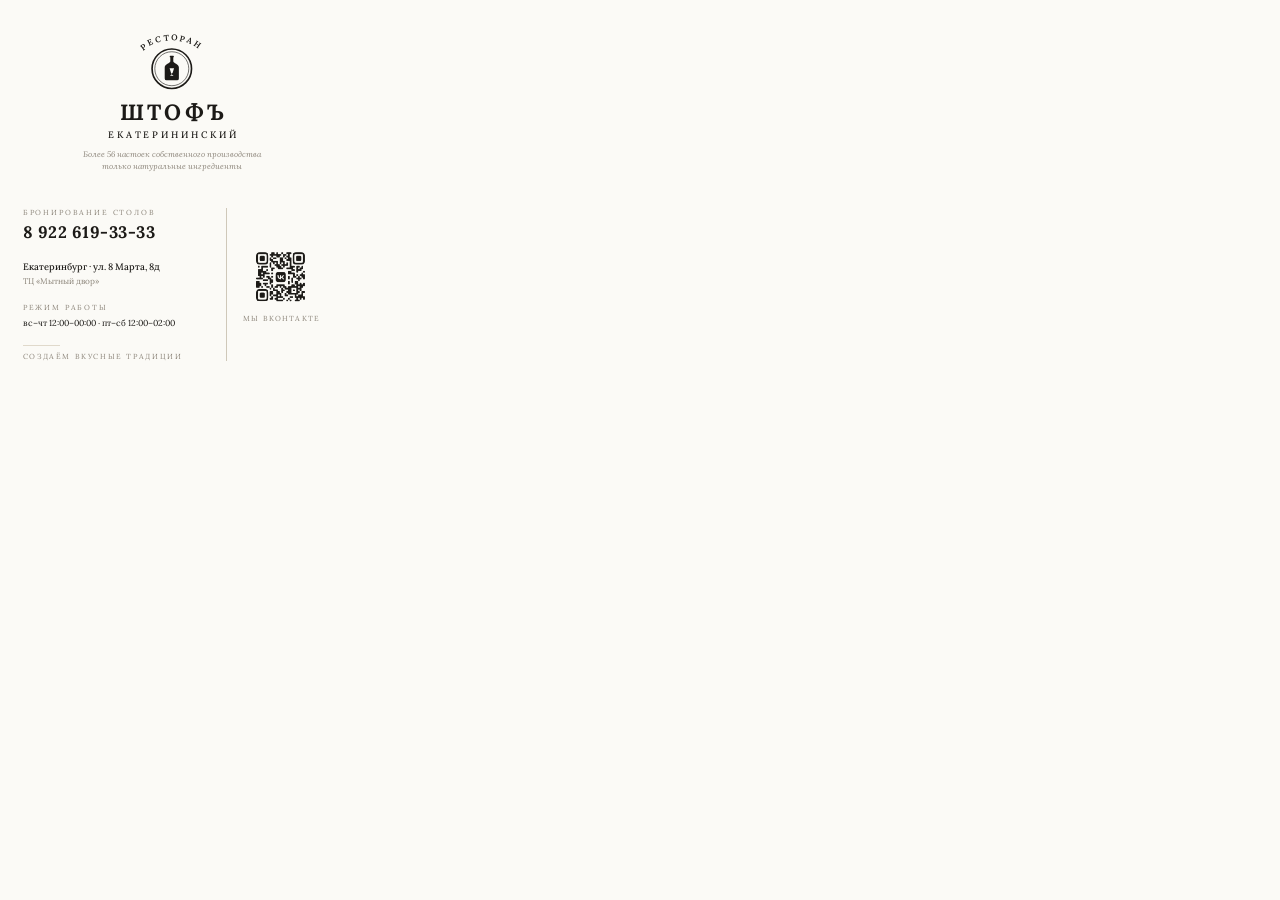
<file: vizitka-90x50.html>
<!DOCTYPE html>
<html lang="ru"><head><meta charset="utf-8"><title>ШТОФЪ Екатерининский — визитка 90×50</title>
<style>
@import url('https://fonts.googleapis.com/css2?family=Lora:ital,wght@0,400;0,500;0,600;0,700;1,400&display=swap');
@page{size:90mm 50mm;margin:0}
*{margin:0;padding:0;box-sizing:border-box}
html,body{background:#FBFAF6}
body{font-family:"Lora",Georgia,serif;color:#1C1A17;-webkit-print-color-adjust:exact;print-color-adjust:exact}
.page{width:90mm;height:50mm;background:#FBFAF6;overflow:hidden;display:flex}
.front{flex-direction:column;align-items:center;padding:5mm 5mm 4.5mm 6mm;page-break-after:always}
.face-spacer{flex:1}
.face-note{font-size:6pt;font-style:italic;color:#8C857A;line-height:1.5;text-align:center;white-space:nowrap}
.back{padding:5mm 5mm 4.5mm 6mm}
.logo{width:29mm;height:auto;display:block}
.wordmark{margin-top:1.6mm;font-size:16.5pt;font-weight:700;letter-spacing:.14em;padding-left:.14em;line-height:1;white-space:nowrap}
.front-sub{margin-top:1.5mm;font-size:7pt;font-weight:500;text-transform:uppercase;letter-spacing:.32em;padding-left:.32em;white-space:nowrap}
.v-rule{width:0.2mm;background:#CFC8B9;align-self:stretch;flex:none}
.rule-h{width:8mm;height:0.2mm;background:#E0D9CB}
.back-left{flex:1;min-width:0;display:flex;flex-direction:column;justify-content:space-between}
.back .v-rule{margin:0 4mm}
.label{font-size:5.5pt;letter-spacing:.25em;text-transform:uppercase;color:#8C857A;margin-bottom:1.2mm;white-space:nowrap}
.phone{font-size:12.5pt;font-weight:700;letter-spacing:.03em;color:#1C1A17;white-space:nowrap}
.addr-main{font-size:7pt;font-weight:500;color:#1C1A17;margin-bottom:.9mm}
.addr-sub{font-size:6.2pt;color:#8C857A}
.hours{font-size:6.5pt;color:#1C1A17;white-space:nowrap}
.foot .rule-h{width:10mm;margin-bottom:1.7mm}
.slogan{font-size:5.5pt;letter-spacing:.22em;text-transform:uppercase;color:#8C857A;white-space:nowrap}
.back-right{width:21mm;flex:none;display:flex;flex-direction:column;align-items:center;justify-content:center;gap:1.8mm}
.qr-plate{flex:none}
.qr{width:16mm;height:16mm;display:block}
.qr-cap{font-size:5.5pt;letter-spacing:.16em;text-transform:uppercase;color:#8C857A;white-space:nowrap}
</style></head>
<body>
<div class="page front" data-document-role="page">
  <div class="face-spacer"></div>
  <svg class="logo" viewBox="0 0 200 125" xmlns="http://www.w3.org/2000/svg">
  <path id="arcTop" fill="none" d="M36 58 A80 80 0 0 1 164 58"/>
  <circle cx="100" cy="78" r="36" fill="none" stroke="#1C1A17" stroke-width="3"/>
  <circle cx="100" cy="78" r="31" fill="none" stroke="#1C1A17" stroke-width="1.1"/>
  <text font-family="Lora,Georgia,serif" font-size="15" letter-spacing="4" font-weight="600" fill="#1C1A17"><textPath href="#arcTop" startOffset="50%" text-anchor="middle">РЕСТОРАН</textPath></text>
  <g transform="translate(100,78) scale(0.34) translate(-50,-70)">
    <g fill="#1C1A17">
      <rect x="39" y="0" width="22" height="9" rx="3"/>
      <path d="M42 7 H58 V30 C58 41 88 45 88 62 V122 Q88 132 78 132 H22 Q12 132 12 122 V62 C12 45 42 41 42 30 Z"/>
    </g>
    <g fill="#FBFAF6">
      <path d="M38 68 H62 L54 93 H46 Z"/>
      <rect x="48.4" y="93" width="3.2" height="11"/>
      <rect x="42" y="104" width="16" height="3.2" rx="1.6"/>
    </g>
  </g>
</svg>
  <div class="wordmark">ШТОФЪ</div>
  <div class="front-sub">Екатерининский</div>
  <div class="face-spacer"></div>
  <div class="face-note">Более 56 настоек собственного производства<br>только натуральные ингредиенты</div>
</div>

<div class="page back" data-document-role="page">
  <div class="back-left">
    <div>
      <div class="label">Бронирование столов</div>
      <div class="phone">8 922 619-33-33</div>
    </div>
    <div>
      <div class="addr-main">Екатеринбург · ул. 8 Марта, 8д</div>
      <div class="addr-sub">ТЦ «Мытный двор»</div>
    </div>
    <div>
      <div class="label">Режим работы</div>
      <div class="hours">вс–чт 12:00–00:00 · пт–сб 12:00–02:00</div>
    </div>
    <div class="foot">
      <div class="rule-h"></div>
      <div class="slogan">Создаём вкусные традиции</div>
    </div>
  </div>
  <div class="v-rule"></div>
  <div class="back-right">
    <div class="qr-plate"><img src="[data-uri]" class="qr" alt="ВКонтакте"></div>
    <div class="qr-cap">мы ВКонтакте</div>
  </div>
</div>
</body></html>
</file>
